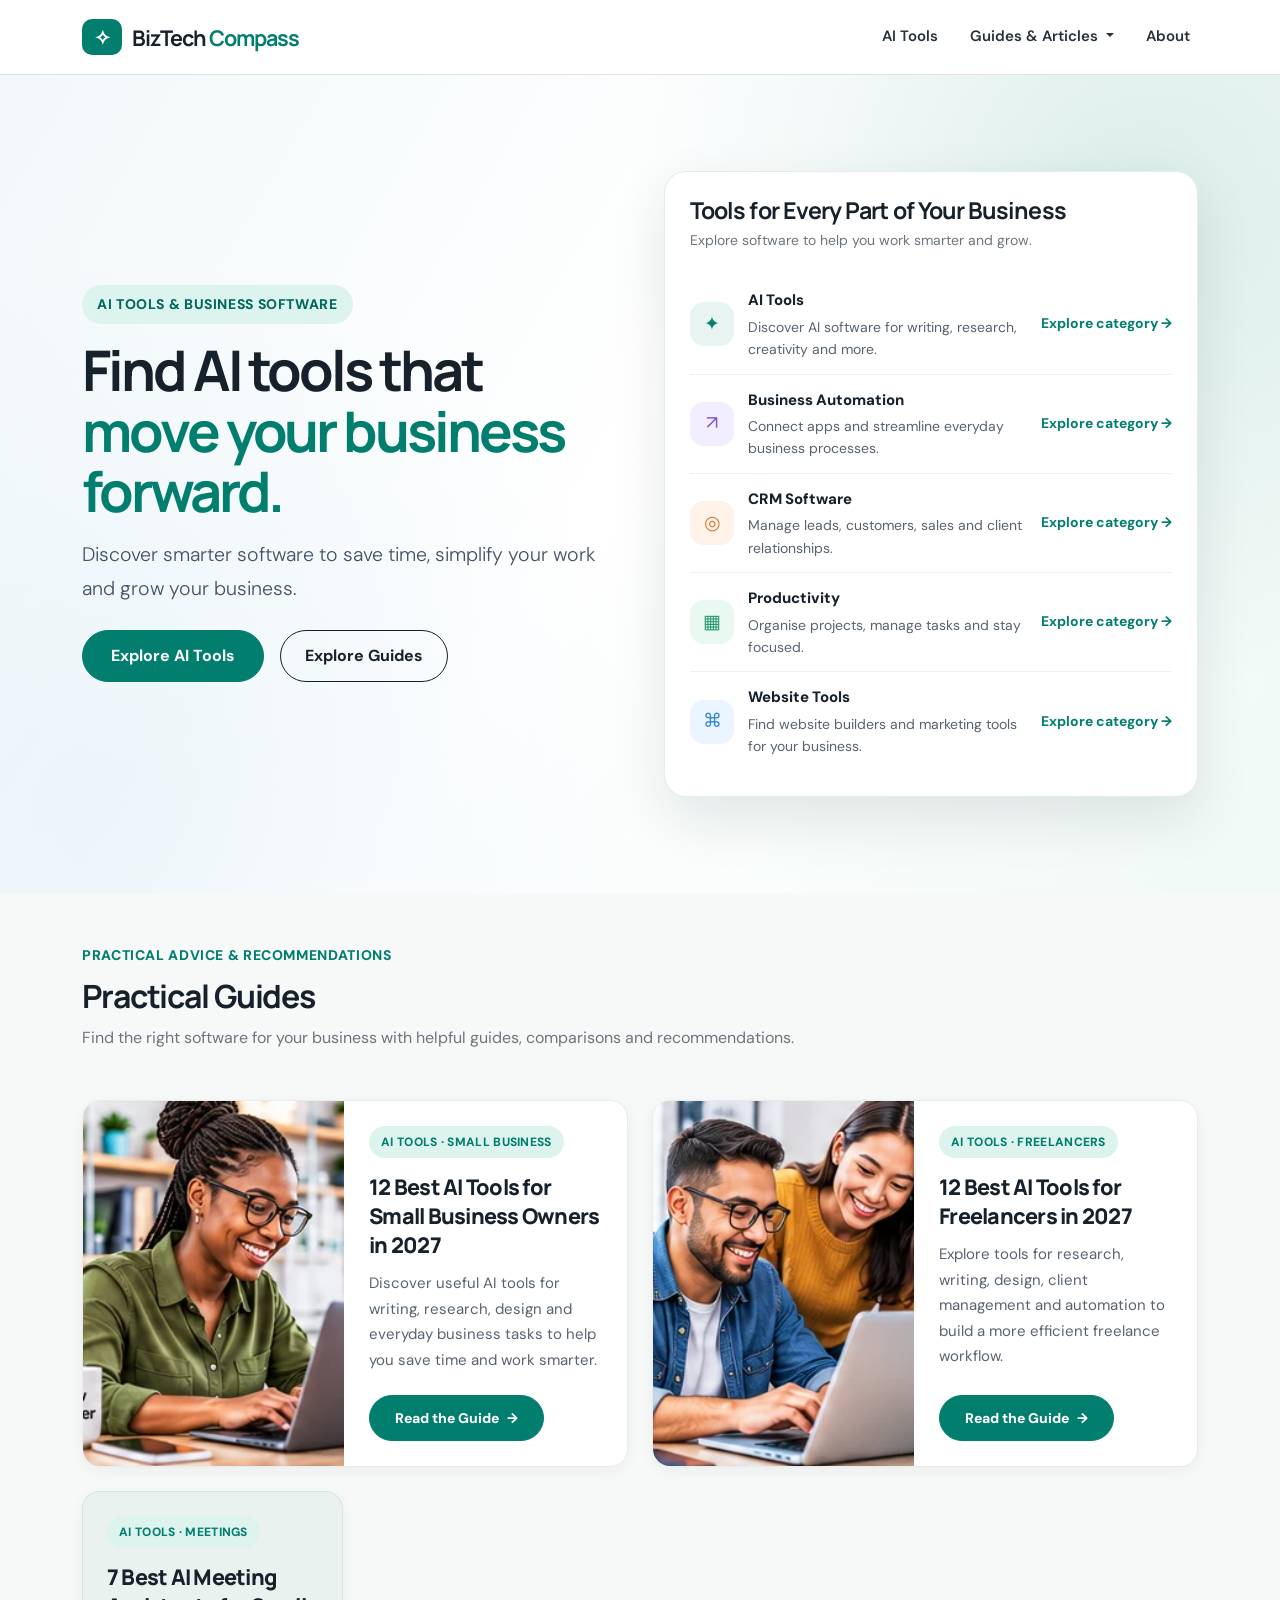
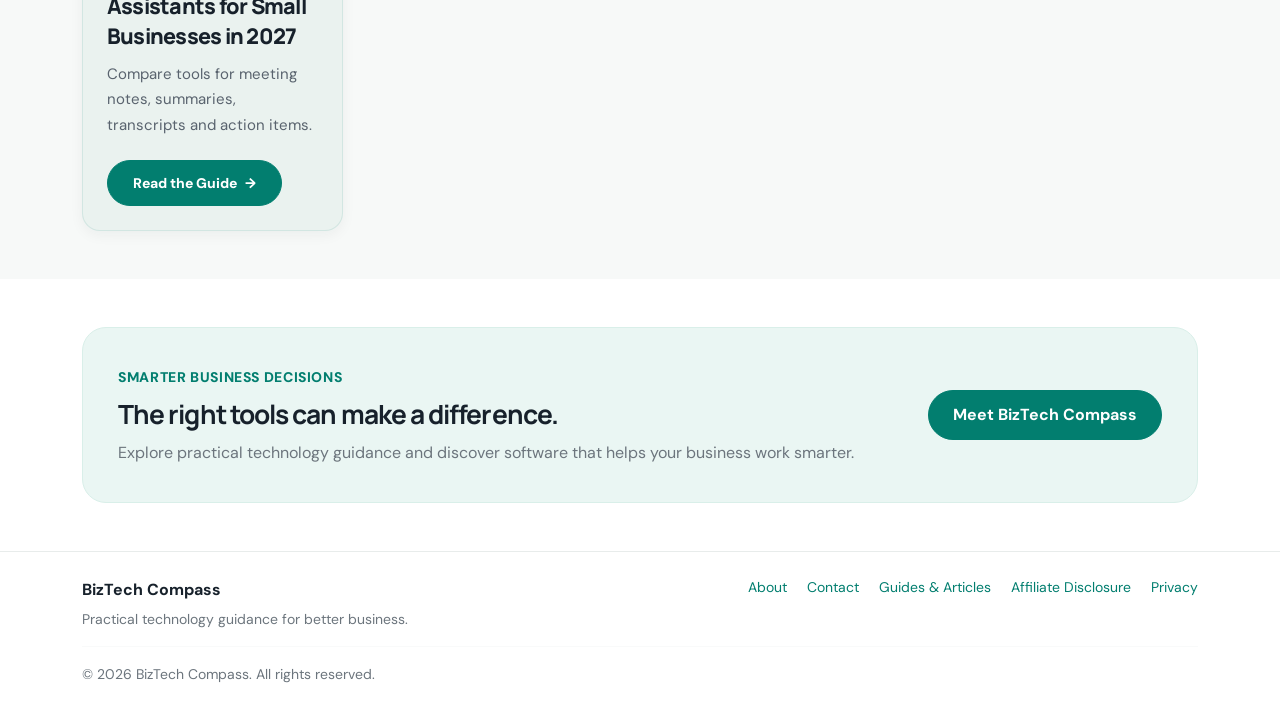
<file: index.html>
<!doctype html>
<html lang="en">
<head>
  <meta charset="utf-8">
  <meta name="viewport" content="width=device-width, initial-scale=1">
  <title>BizTech Compass | AI Tools &amp; Business Software Guides</title>
  <meta name="description" content="Discover the best AI tools, business software and technology solutions for freelancers, consultants and small businesses. Explore practical guides and comparisons.">
  <meta name="robots" content="index,follow">
  <link rel="canonical" href="https://the-ai-business-guide.pages.dev/">
  <meta property="og:type" content="website">
  <meta property="og:title" content="BizTech Compass | AI Tools & Business Software Guides">
  <meta property="og:description" content="Practical guides to AI tools and business software for freelancers, consultants and small businesses.">
  <meta property="og:url" content="https://the-ai-business-guide.pages.dev/">
  <link rel="icon" href="data:,">
  <link href="https://cdn.jsdelivr.net/npm/bootstrap@5.3.3/dist/css/bootstrap.min.css" rel="stylesheet">
  <link rel="stylesheet" href="assets/style.css">
</head>
<body>

<!-- NAVIGATION -->
<nav class="navbar navbar-expand-lg navbar-light bg-white border-bottom">
  <div class="container">
    <a class="navbar-brand fw-bold" href="index.html">
      <span class="brand-mark" aria-hidden="true">✧</span>
      <span>BizTech <span class="brand-accent">Compass</span></span>
    </a>
    <button class="navbar-toggler" type="button" data-bs-toggle="collapse" data-bs-target="#nav" aria-controls="nav" aria-expanded="false" aria-label="Toggle navigation">
      <span class="navbar-toggler-icon"></span>
    </button>
    <div class="collapse navbar-collapse" id="nav">
      <ul class="navbar-nav ms-auto align-items-lg-center gap-lg-3">

  <li class="nav-item">
    <a class="nav-link" href="ai-tools.html">AI Tools</a>
  </li>

  <li class="nav-item dropdown">
    <a class="nav-link dropdown-toggle"
       href="#"
       id="guidesDropdown"
       role="button"
       data-bs-toggle="dropdown"
       aria-expanded="false">
      Guides &amp; Articles
    </a>

    <ul class="dropdown-menu" aria-labelledby="guidesDropdown">
      <li>
        <a class="dropdown-item" href="best-ai-tools-small-business.html">
          Best AI Tools for Small Businesses
        </a>
      </li>

      <li>
        <a class="dropdown-item" href="best-ai-tools-for-freelancers.html">
          Best AI Tools for Freelancers
        </a>
      </li>
      <li>
  <a class="dropdown-item" href="best-ai-meeting-assistants-small-business.html">
    Best AI Meeting Assistants for Small Businesses
  </a>
</li>

      <li><hr class="dropdown-divider"></li>

      <li>
        <a class="dropdown-item" href="#latest">
          View All Guides &amp; Articles
        </a>
      </li>
    </ul>
  </li>

  <li class="nav-item">
    <a class="nav-link" href="about.html">About</a>
  </li>

</ul>
    </div>
  </div>
</nav>

<!-- HERO SECTION -->
<header class="hero">
  <div class="container py-5">
    <div class="row align-items-center g-4 g-lg-5 py-lg-5">

      <!-- HERO TEXT -->
<div class="col-lg-6">

  <span class="eyebrow">AI TOOLS &amp; BUSINESS SOFTWARE</span>

  <h1 class="display-4 fw-bold mt-3">
    Find AI tools that <span>move your business forward.</span>
</h1>

  <p class="lead text-secondary mt-3">
    Discover smarter software to save time, simplify your work and grow your business.
  </p>

  <div class="d-flex flex-wrap gap-2 gap-sm-3 mt-4">
    <a class="btn btn-primary btn-lg" href="ai-tools.html">
      Explore AI Tools
    </a>

    <a class="btn btn-outline-dark btn-lg" href="#latest">
      Explore Guides
    </a>
  </div>

</div>

     <!-- TOOLS CATEGORY LIST -->
      <div class="col-lg-6">
        <div class="hero-card">

          <div class="mb-4">
            <h2 class="h4 fw-bold mb-1">Tools for Every Part of Your Business</h2>
            <p class="text-secondary small mb-0">
              Explore software to help you work smarter and grow.
            </p>
          </div>

          <div class="tool-row">
            <span class="tool-icon">✦</span>
            <div>
              <strong>AI Tools</strong>
              <small>Discover AI software for writing, research, creativity and more.</small>
            </div>
            <a class="ms-auto arrow" href="ai-tools.html" aria-label="Explore AI Tools">Explore category →</a>
          </div>

          <div class="tool-row">
            <span class="tool-icon purple">↗</span>
            <div>
              <strong>Business Automation</strong>
              <small>Connect apps and streamline everyday business processes.</small>
            </div>
            <a class="ms-auto arrow" href="automation.html" aria-label="Explore Business Automation">Explore category →</a>
          </div>

          <div class="tool-row">
            <span class="tool-icon orange">◎</span>
            <div>
              <strong>CRM Software</strong>
              <small>Manage leads, customers, sales and client relationships.</small>
            </div>
            <a class="ms-auto arrow" href="crm.html" aria-label="Explore CRM Software">Explore category →</a>
          </div>

          <div class="tool-row">
            <span class="tool-icon green">▦</span>
            <div>
              <strong>Productivity</strong>
              <small>Organise projects, manage tasks and stay focused.</small>
            </div>
            <a class="ms-auto arrow" href="productivity.html" aria-label="Explore Productivity Tools">Explore category →</a>
          </div>

          <div class="tool-row mb-0">
            <span class="tool-icon blue">⌘</span>
            <div>
              <strong>Website Tools</strong>
              <small>Find website builders and marketing tools for your business.</small>
            </div>
            <a class="ms-auto arrow" href="website-tools.html" aria-label="Explore Website Tools">Explore category →</a>
          </div>

        </div>
      </div>

    </div>
  </div>
</header>
<!-- PRACTICAL GUIDES SECTION -->
<section class="latest-section py-5" id="latest">
  <div class="container">

    <!-- SECTION INTRO -->
    <div class="mb-4 mb-lg-5">
      <span class="eyebrow">PRACTICAL ADVICE &amp; RECOMMENDATIONS</span>
      <h2 class="fw-bold mt-2">Practical Guides</h2>
      <p class="text-secondary mb-0">
        Find the right software for your business with helpful guides,
        comparisons and recommendations.
      </p>
    </div>

    <!-- GUIDE CARDS -->
    <div class="row g-4">

      <!-- SMALL BUSINESS GUIDE -->
      <div class="col-12 col-lg-6">
        <article class="home-article-card h-100">

          <div class="home-article-image">
            <img
              src="assets/images/guide-small-business.webp"
              alt="Small business owner working at a laptop in a modern workspace"
              loading="lazy">
          </div>

          <div class="home-article-content">
            <span class="home-article-label">AI TOOLS · SMALL BUSINESS</span>

            <h3>12 Best AI Tools for Small Business Owners in 2027</h3>

            <p>
              Discover useful AI tools for writing, research, design and everyday
              business tasks to help you save time and work smarter.
            </p>

            <a href="best-ai-tools-small-business.html"
               class="btn btn-primary home-article-cta">
              Read the Guide <span aria-hidden="true">→</span>
            </a>
          </div>

        </article>
      </div>

      <!-- FREELANCER GUIDE -->
      <div class="col-12 col-lg-6">
        <article class="home-article-card h-100">

          <div class="home-article-image">
            <img
              src="assets/images/guide-freelancer.webp"
              alt="Freelancer working on a laptop at a creative home office desk"
              loading="lazy">
          </div>

          <div class="home-article-content">
            <span class="home-article-label">AI TOOLS · FREELANCERS</span>

            <h3>12 Best AI Tools for Freelancers in 2027</h3>

            <p>
              Explore tools for research, writing, design, client management
              and automation to build a more efficient freelance workflow.
            </p>

            <a href="best-ai-tools-for-freelancers.html"
               class="btn btn-primary home-article-cta">
              Read the Guide <span aria-hidden="true">→</span>
            </a>
          </div>

        </article>
      </div>

      <!-- AI MEETING ASSISTANTS GUIDE -->
      <div class="col-12 col-md-6 col-lg-3">
        <article class="home-article-card home-article-card-text h-100">

          

          <div class="home-article-content">
            <span class="home-article-label">AI TOOLS · MEETINGS</span>

            <h3>7 Best AI Meeting Assistants for Small Businesses in 2027</h3>

            <p>
              Compare tools for meeting notes, summaries, transcripts and action items.
            </p>

            <a href="best-ai-meeting-assistants-small-business.html"
               class="btn btn-primary home-article-cta">
              Read the Guide <span aria-hidden="true">→</span>
            </a>
          </div>

        </article>
      </div>

    </div>
  </div>
</section>

<!-- ABOUT / NEWSLETTER SECTION -->
<section class="container py-5">
  <div class="newsletter-box">
    <div>
      <span class="eyebrow">SMARTER BUSINESS DECISIONS</span>
      <h2 class="fw-bold mt-2">The right tools can make a difference.</h2>
      <p class="mb-0 text-secondary">Explore practical technology guidance and discover software that helps your business work smarter.</p>
    </div>
    <a class="btn btn-primary" href="about.html">Meet BizTech Compass</a>
  </div>
</section>

<!-- FOOTER -->
<footer class="footer">
  <div class="container py-4">
    <div class="d-flex flex-column flex-md-row justify-content-between gap-3">
      <div><strong>BizTech Compass</strong><p class="small text-secondary mb-0 mt-1">Practical technology guidance for better business.</p></div>
      <div class="footer-links">
        <a href="about.html">About</a>
        <a href="contact.html">Contact</a>
        <a href="#latest">Guides &amp; Articles</a>
        <a href="affiliate-disclosure.html">Affiliate Disclosure</a>
        <a href="privacy.html">Privacy</a>
      </div>
    </div>
    <hr>
    <p class="small text-secondary mb-0">© <span id="year"></span> BizTech Compass. All rights reserved.</p>
  </div>
</footer>

<script src="https://cdn.jsdelivr.net/npm/bootstrap@5.3.3/dist/js/bootstrap.bundle.min.js"></script>
<script src="assets/script.js"></script>
</body>
</html>
</file>
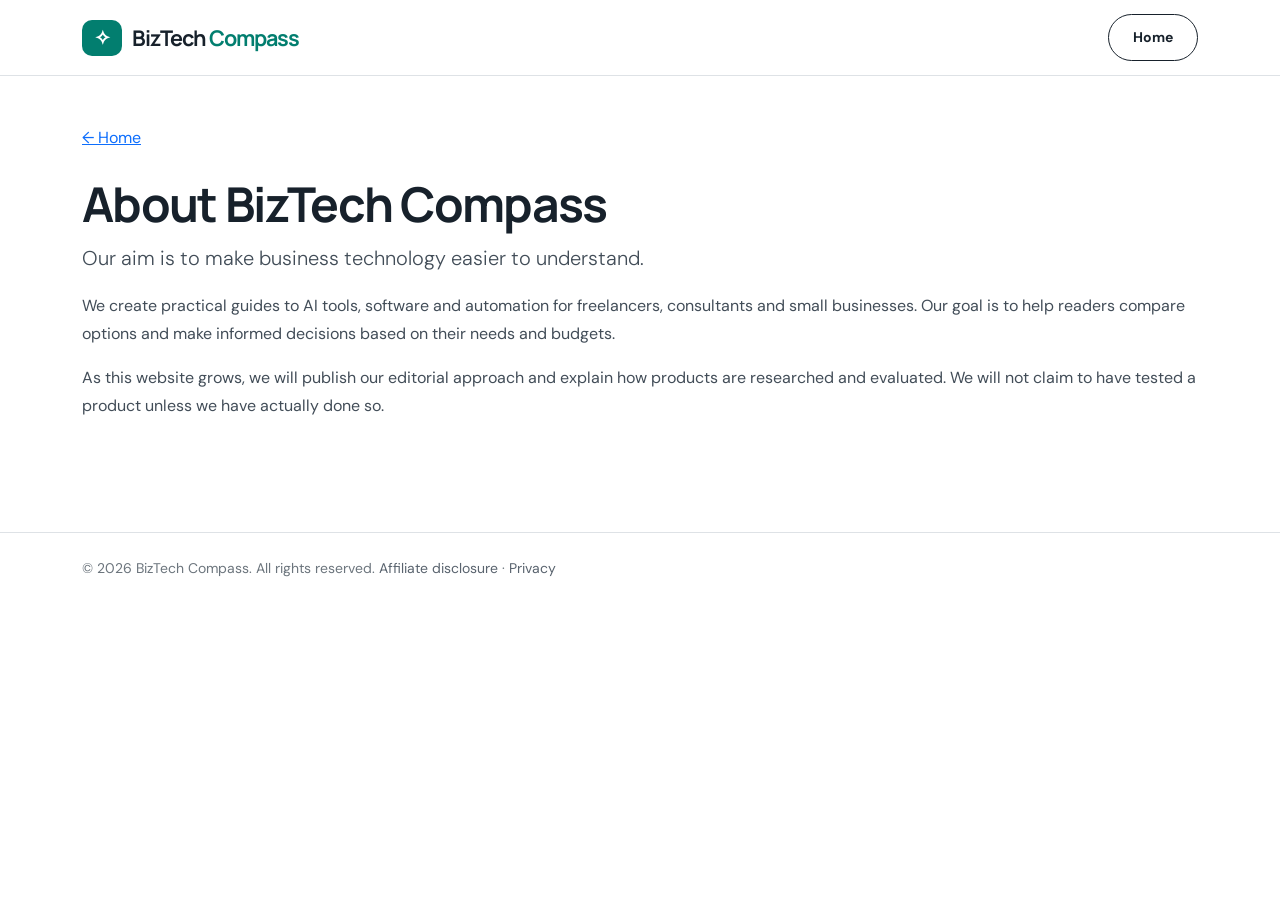
<file: about.html>
<!doctype html><html lang="en"><head><meta charset="utf-8"><meta name="viewport" content="width=device-width, initial-scale=1"><title>About | BizTech Compass</title><meta name="description" content="Learn how BizTech Compass helps small businesses and independent professionals choose business technology."><link href="https://cdn.jsdelivr.net/npm/bootstrap@5.3.3/dist/css/bootstrap.min.css" rel="stylesheet"><link rel="stylesheet" href="assets/style.css"></head><body><nav class="navbar bg-white border-bottom"><div class="container"><a class="navbar-brand fw-bold d-inline-flex align-items-center" href="index.html"><span class="brand-mark" aria-hidden="true">✧</span><span>BizTech <span class="brand-accent">Compass</span></span></a><a href="index.html" class="btn btn-outline-dark btn-sm">Home</a></div></nav><main class="container py-5"><a href="index.html">← Home</a><h1 class="display-5 fw-bold mt-4">About BizTech Compass</h1><p class="lead">Our aim is to make business technology easier to understand.</p><p>We create practical guides to AI tools, software and automation for freelancers, consultants and small businesses. Our goal is to help readers compare options and make informed decisions based on their needs and budgets.</p><p>As this website grows, we will publish our editorial approach and explain how products are researched and evaluated. We will not claim to have tested a product unless we have actually done so.</p></main><footer class="footer border-top mt-5"><div class="container py-4 small text-secondary">© <span id="year"></span> BizTech Compass. All rights reserved. <a href="affiliate-disclosure.html">Affiliate disclosure</a> · <a href="privacy.html">Privacy</a></div></footer><script src="assets/script.js"></script></body></html>
</file>
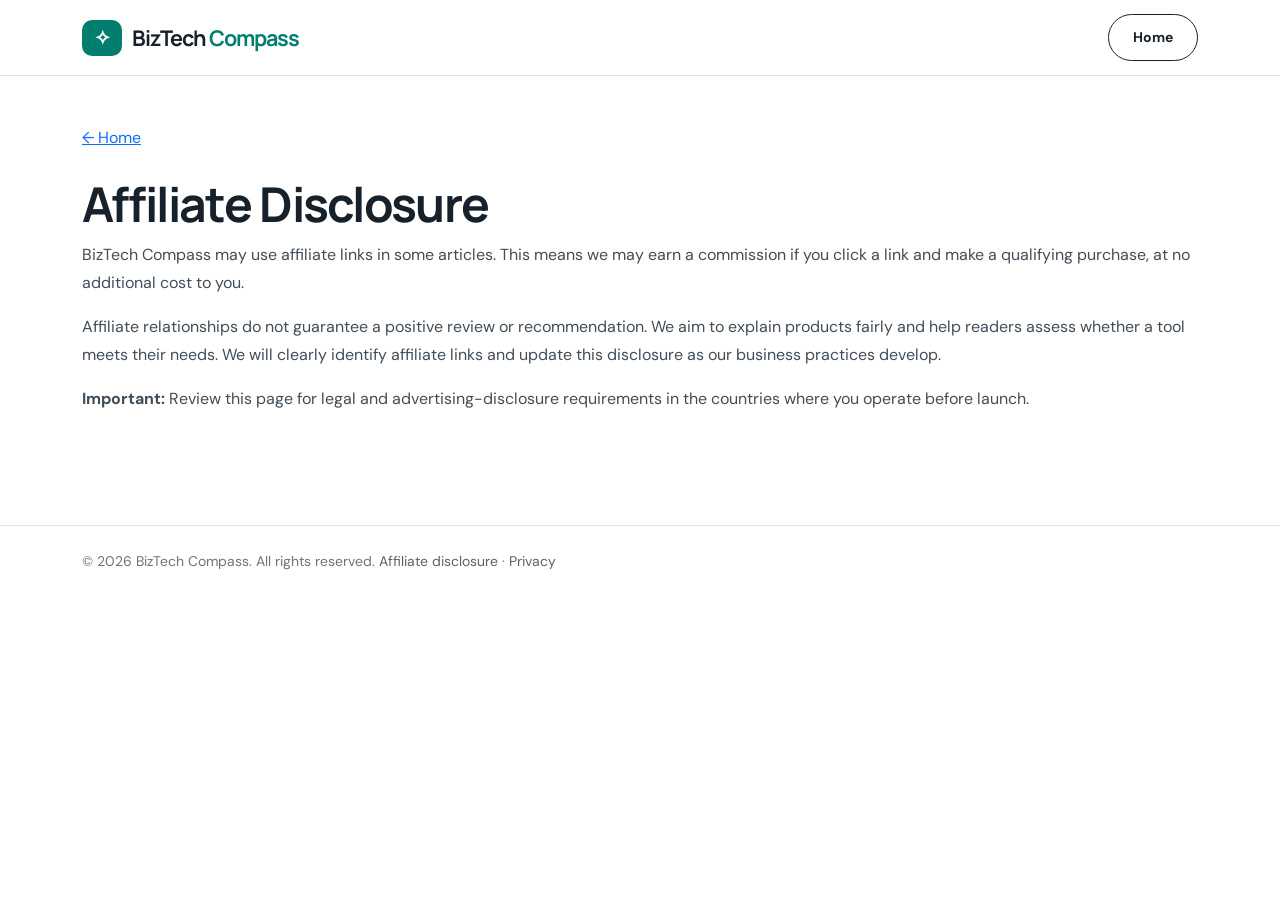
<file: affiliate-disclosure.html>
<!doctype html><html lang="en"><head><meta charset="utf-8"><meta name="viewport" content="width=device-width, initial-scale=1"><title>Affiliate Disclosure | BizTech Compass</title><meta name="description" content="Learn how affiliate links may support BizTech Compass."><link href="https://cdn.jsdelivr.net/npm/bootstrap@5.3.3/dist/css/bootstrap.min.css" rel="stylesheet"><link rel="stylesheet" href="assets/style.css"></head><body><nav class="navbar bg-white border-bottom"><div class="container"><a class="navbar-brand fw-bold d-inline-flex align-items-center" href="index.html"><span class="brand-mark" aria-hidden="true">✧</span><span>BizTech <span class="brand-accent">Compass</span></span></a><a href="index.html" class="btn btn-outline-dark btn-sm">Home</a></div></nav><main class="container py-5"><a href="index.html">← Home</a><h1 class="display-5 fw-bold mt-4">Affiliate Disclosure</h1><p>BizTech Compass may use affiliate links in some articles. This means we may earn a commission if you click a link and make a qualifying purchase, at no additional cost to you.</p><p>Affiliate relationships do not guarantee a positive review or recommendation. We aim to explain products fairly and help readers assess whether a tool meets their needs. We will clearly identify affiliate links and update this disclosure as our business practices develop.</p><p><strong>Important:</strong> Review this page for legal and advertising-disclosure requirements in the countries where you operate before launch.</p></main><footer class="footer border-top mt-5"><div class="container py-4 small text-secondary">© <span id="year"></span> BizTech Compass. All rights reserved. <a href="affiliate-disclosure.html">Affiliate disclosure</a> · <a href="privacy.html">Privacy</a></div></footer><script src="assets/script.js"></script></body></html>
</file>
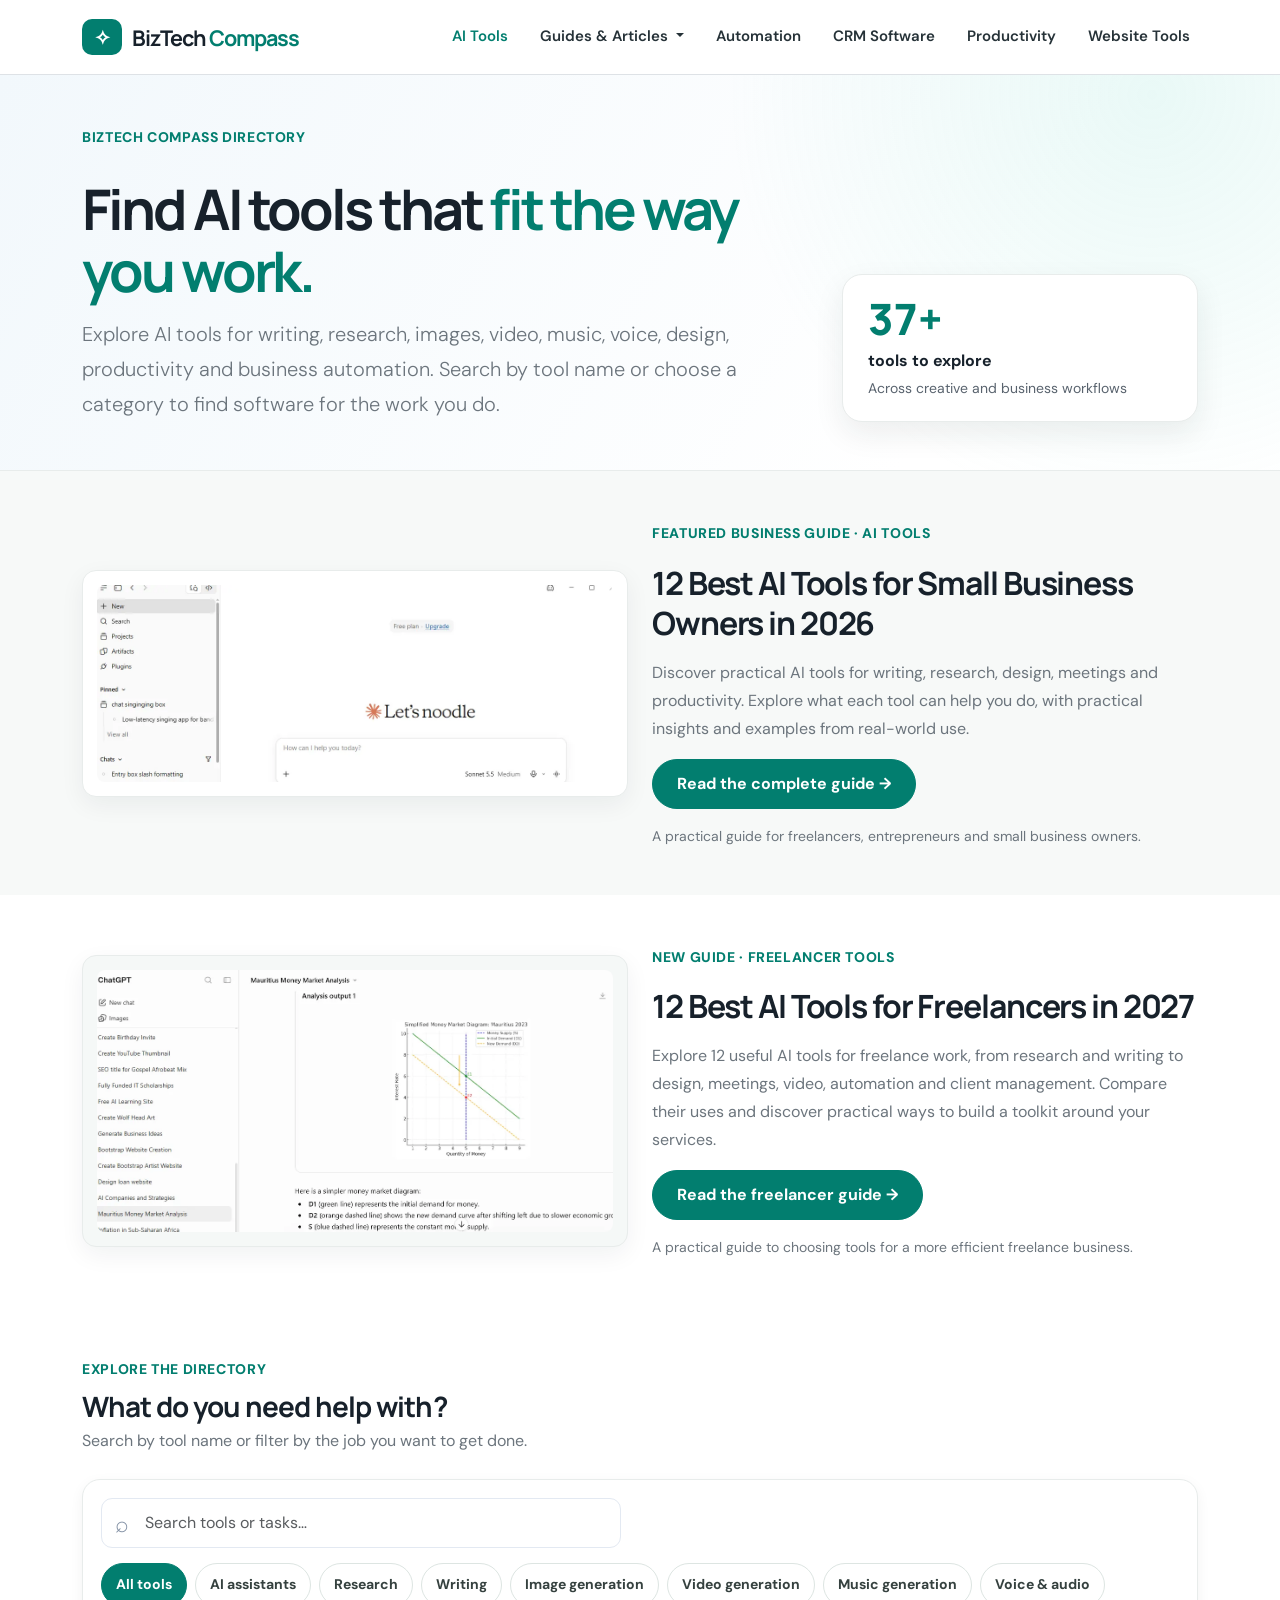
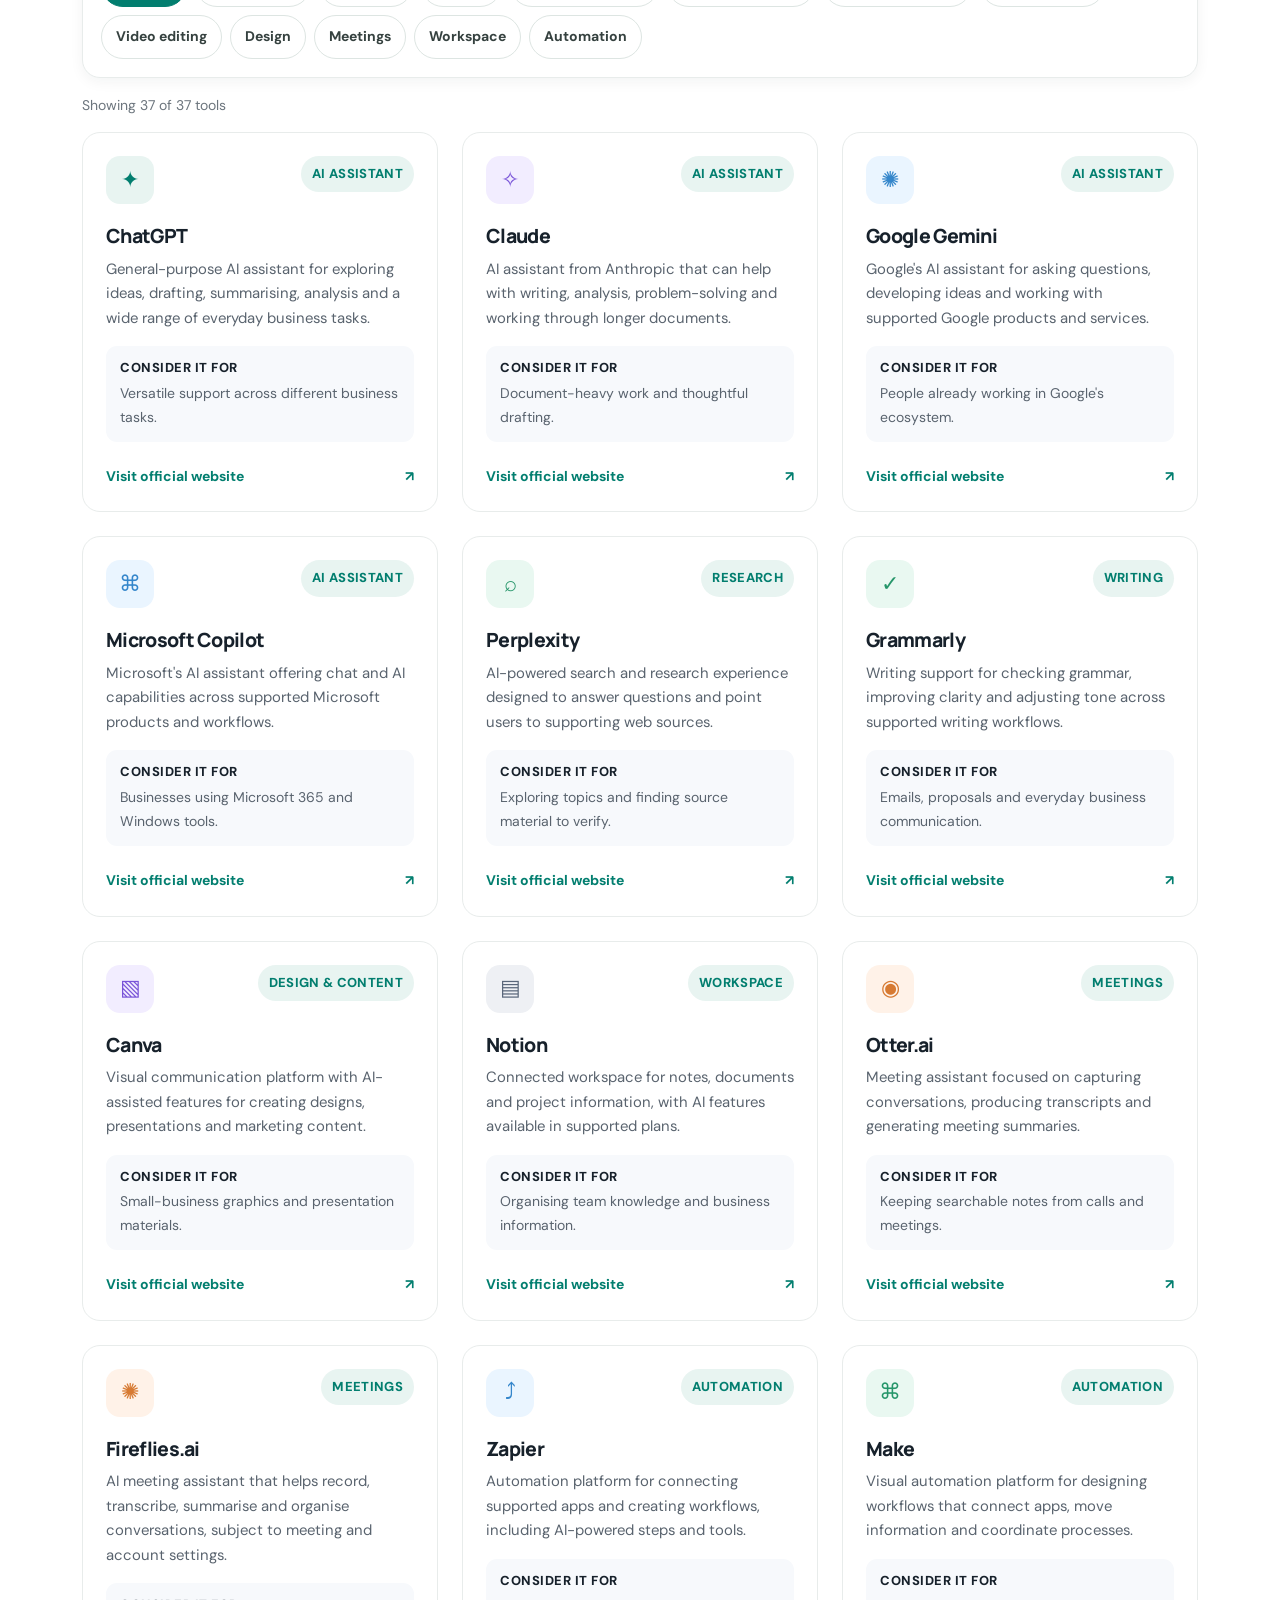
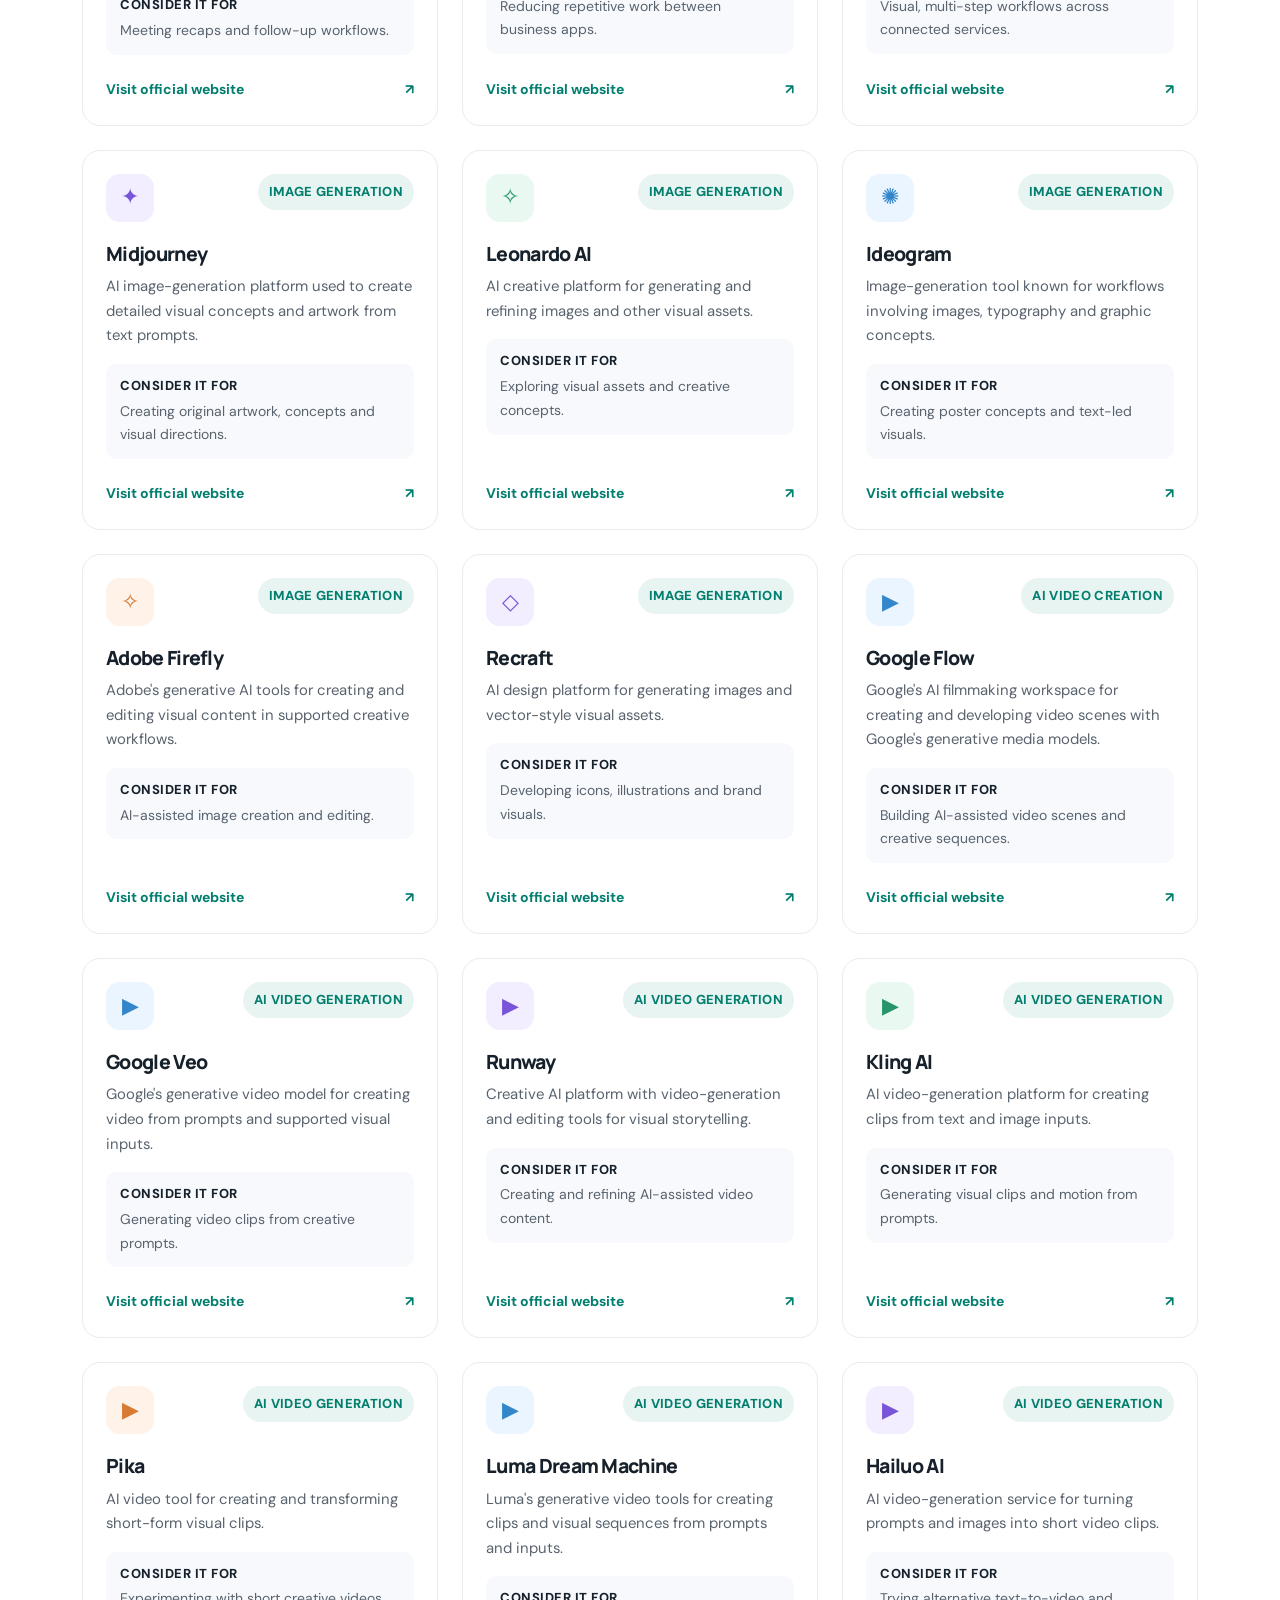
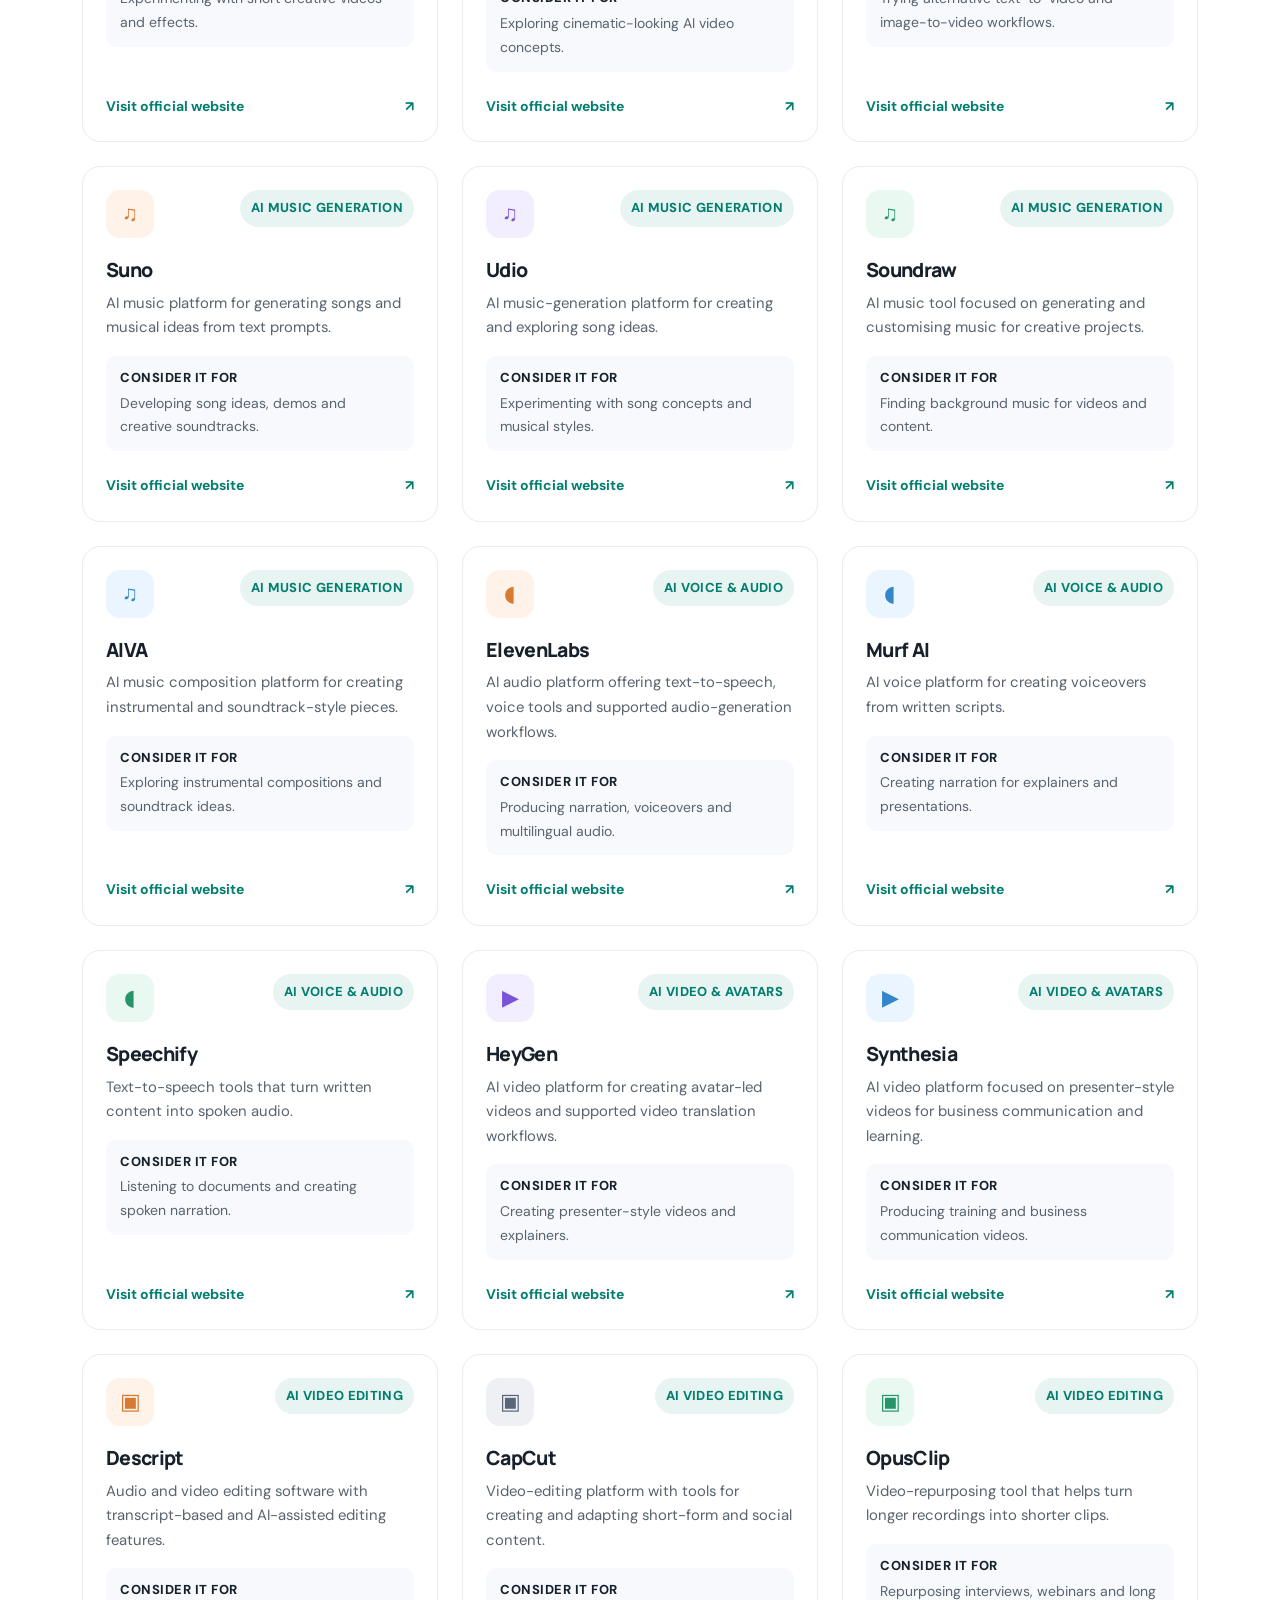
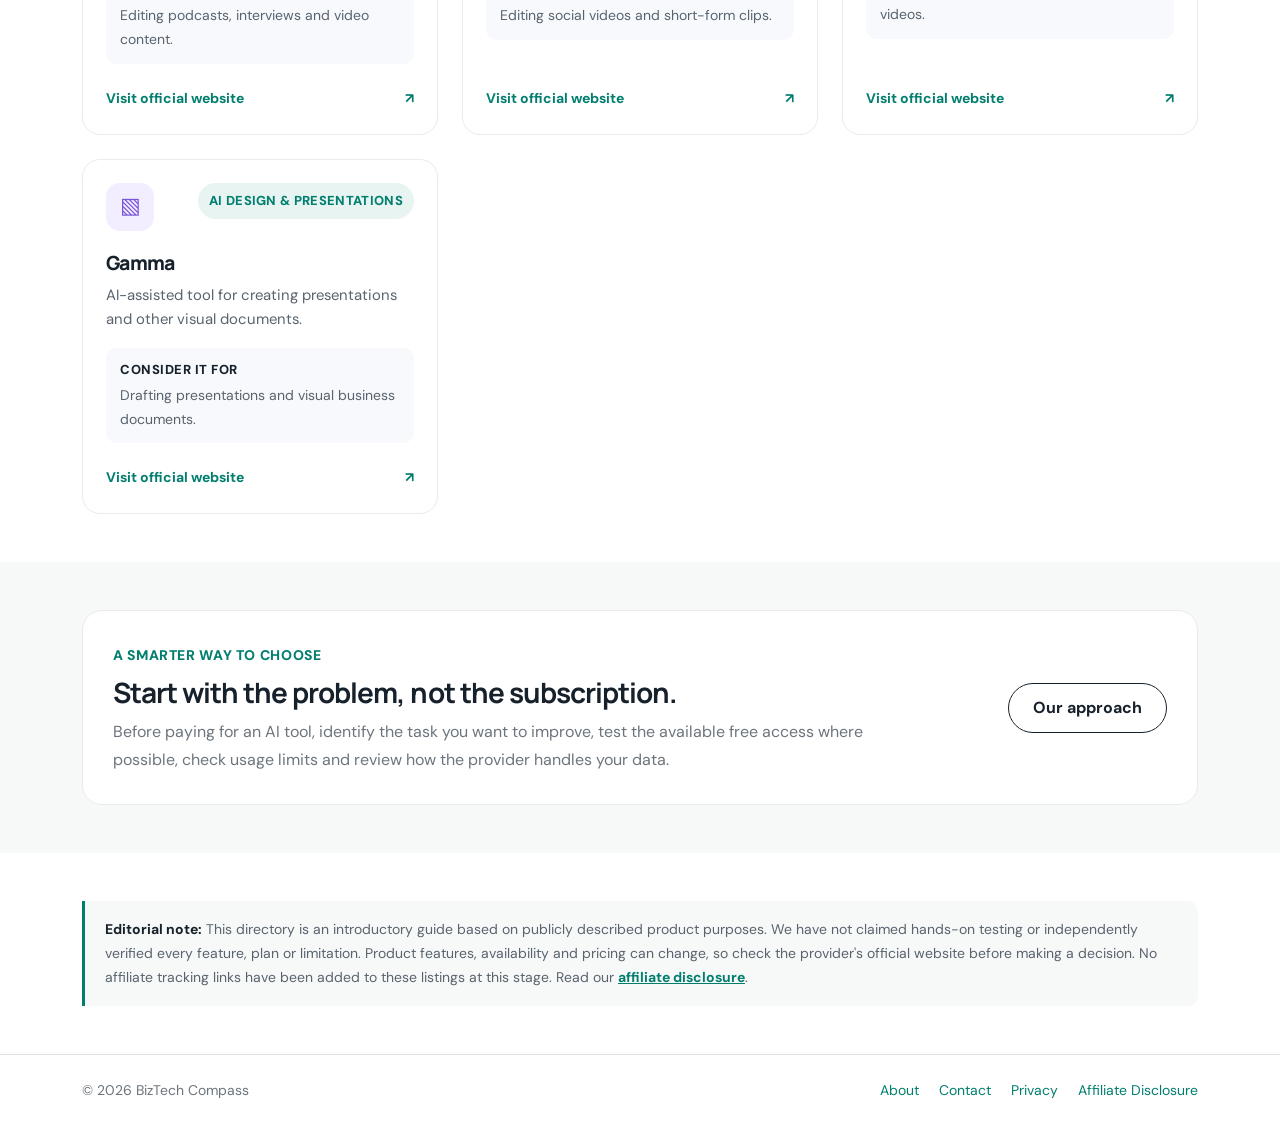
<file: ai-tools.html>
<!doctype html>
<html lang="en">
<head>
  <meta charset="utf-8">
  <meta name="viewport" content="width=device-width, initial-scale=1">
  <title>AI Tools Directory for Small Businesses & Freelancers | BizTech Compass</title>
  <meta name="description" content="Explore AI tools for writing, research, image and video generation, music, voice, design, productivity and business automation. Compare tools and visit official websites.">
  <meta name="robots" content="index,follow">
  <link rel="canonical" href="https://the-ai-business-guide.pages.dev/ai-tools.html">
  <meta property="og:type" content="website">
  <meta property="og:title" content="AI Tools Directory | BizTech Compass">
  <meta property="og:description" content="A practical directory of AI tools for freelancers, consultants, entrepreneurs and small businesses.">
  <meta property="og:url" content="https://the-ai-business-guide.pages.dev/ai-tools.html">
  <link href="https://cdn.jsdelivr.net/npm/bootstrap@5.3.3/dist/css/bootstrap.min.css" rel="stylesheet">
  <link rel="stylesheet" href="assets/style.css">
</head>
<body>
<nav class="navbar navbar-expand-lg navbar-light bg-white sticky-top border-bottom">
  <div class="container">
    <a class="navbar-brand fw-bold" href="index.html"><span class="brand-mark" aria-hidden="true">✧</span><span>BizTech <span class="brand-accent">Compass</span></span></a>
    <button class="navbar-toggler" type="button" data-bs-toggle="collapse" data-bs-target="#nav" aria-controls="nav" aria-expanded="false" aria-label="Toggle navigation"><span class="navbar-toggler-icon"></span></button>
    <div class="collapse navbar-collapse" id="nav"><ul class="navbar-nav ms-auto align-items-lg-center gap-lg-3">
      <li class="nav-item"><a class="nav-link active" aria-current="page" href="ai-tools.html">AI Tools</a></li>
      <li class="nav-item dropdown">
  <a class="nav-link dropdown-toggle" href="#" id="guidesDropdown" role="button"
     data-bs-toggle="dropdown" aria-expanded="false">
    Guides &amp; Articles
  </a>

  <ul class="dropdown-menu" aria-labelledby="guidesDropdown">
    <li>
      <a class="dropdown-item" href="best-ai-tools-small-business.html">
        Best AI Tools for Small Businesses
      </a>
    </li>
    <li>
      <a class="dropdown-item" href="best-ai-tools-for-freelancers.html">
        Best AI Tools for Freelancers
      </a>
    </li>
    <li><hr class="dropdown-divider"></li>
    <li>
      <a class="dropdown-item" href="index.html#latest">
        View All Guides &amp; Articles
      </a>
    </li>
  </ul>
</li>
      <li class="nav-item"><a class="nav-link" href="automation.html">Automation</a></li>
      <li class="nav-item"><a class="nav-link" href="crm.html">CRM Software</a></li>
      <li class="nav-item"><a class="nav-link" href="productivity.html">Productivity</a></li>
      <li class="nav-item"><a class="nav-link" href="website-tools.html">Website Tools</a></li>
    </ul></div>
  </div>
</nav>
<header class="directory-hero">
  <div class="container py-5 py-lg-6">
    <span class="eyebrow">BIZTECH COMPASS DIRECTORY</span>
    <div class="row align-items-end g-4 mt-1">
      <div class="col-lg-8">
        <h1 class="display-4 fw-bold">Find AI tools that <span>fit the way you work.</span></h1>
        <p class="lead text-secondary mt-3 mb-0">Explore AI tools for writing, research, images, video, music, voice, design, productivity and business automation. Search by tool name or choose a category to find software for the work you do.</p>
      </div>
      <div class="col-lg-4"><div class="directory-stat"><strong>37+</strong><span>tools to explore</span><small>Across creative and business workflows</small></div></div>
    </div>
  </div>
</header>
<main>

<!-- FEATURED ARTICLE -->
<section class="py-5" style="background:#F7F9F8;">
  <div class="container">
    <div class="row align-items-center g-4">

      <div class="col-lg-6">
        <div style="background:#FFFFFF; border:1px solid #E8ECEB; border-radius:14px; padding:14px; box-shadow:0 8px 24px rgba(23,33,43,0.06);">
          <img
            src="assets/images/claude-interface.webp"
            alt="Claude AI assistant interface featured in the guide to AI tools for small businesses"
            loading="lazy"
            width="1400"
            height="466"
            class="img-fluid w-100"
            style="display:block; height:auto; border-radius:8px;">
        </div>
      </div>

      <div class="col-lg-6">
        <span class="eyebrow">FEATURED BUSINESS GUIDE · AI TOOLS</span>

        <h2 class="fw-bold mt-3">
          12 Best AI Tools for Small Business Owners in 2026
        </h2>

        <p class="text-secondary mt-3">
          Discover practical AI tools for writing, research, design, meetings and productivity. Explore what each tool can help you do, with practical insights and examples from real-world use.
        </p>

        <a href="best-ai-tools-small-business.html" class="btn btn-primary">
          Read the complete guide →
        </a>

        <p class="small text-secondary mt-3 mb-0">
          A practical guide for freelancers, entrepreneurs and small business owners.
        </p>
      </div>

    </div>
  </div>
</section>
<!-- END FEATURED ARTICLE -->
  <!-- SECOND FEATURED ARTICLE -->
<section class="py-5" id="featured-guides" style="background:#FFFFFF;">
  <div class="container">

    <div class="row align-items-center g-4">

      <div class="col-lg-6">
        <div style="background:#F5F8F7; border:1px solid #E8ECEB; border-radius:14px; padding:14px; box-shadow:0 8px 24px rgba(23,33,43,0.06);">

          <img
            src="assets/images/chatgpt-research-example.webp"
            alt="ChatGPT interface used for AI-assisted research"
            loading="lazy"
            width="1400"
            height="466"
            class="img-fluid w-100"
            style="display:block; height:auto; border-radius:8px;">

        </div>
      </div>

      <div class="col-lg-6">

        <span class="eyebrow">NEW GUIDE · FREELANCER TOOLS</span>

        <h2 class="fw-bold mt-3">
          12 Best AI Tools for Freelancers in 2027
        </h2>

        <p class="text-secondary mt-3">
          Explore 12 useful AI tools for freelance work, from research and writing to design, meetings, video, automation and client management. Compare their uses and discover practical ways to build a toolkit around your services.
        </p>

        <a href="best-ai-tools-for-freelancers.html" class="btn btn-primary">
          Read the freelancer guide →
        </a>

        <p class="small text-secondary mt-3 mb-0">
          A practical guide to choosing tools for a more efficient freelance business.
        </p>

      </div>

    </div>

  </div>
</section>
<!-- END SECOND FEATURED ARTICLE -->
<section class="container py-5">
  <div class="directory-intro mb-4">
    <div><span class="eyebrow">EXPLORE THE DIRECTORY</span><h2 class="h3 fw-bold mt-2 mb-1">What do you need help with?</h2><p class="text-secondary mb-0">Search by tool name or filter by the job you want to get done.</p></div>
  </div>
  <div class="directory-controls">
    <label class="visually-hidden" for="toolSearch">Search AI tools</label>
    <div class="search-wrap"><span aria-hidden="true">⌕</span><input id="toolSearch" class="form-control" type="search" placeholder="Search tools or tasks…" autocomplete="off"></div>
    <div class="filter-buttons" role="group" aria-label="Filter tools by category">
      <button class="filter-btn active" type="button" data-filter="all" aria-pressed="true">All tools</button>
      <button class="filter-btn" type="button" data-filter="assistant" aria-pressed="false">AI assistants</button>
      <button class="filter-btn" type="button" data-filter="research" aria-pressed="false">Research</button>
      <button class="filter-btn" type="button" data-filter="writing" aria-pressed="false">Writing</button>
      <button class="filter-btn" type="button" data-filter="image" aria-pressed="false">Image generation</button>
      <button class="filter-btn" type="button" data-filter="video" aria-pressed="false">Video generation</button>
      <button class="filter-btn" type="button" data-filter="music" aria-pressed="false">Music generation</button>
      <button class="filter-btn" type="button" data-filter="audio" aria-pressed="false">Voice &amp; audio</button>
      <button class="filter-btn" type="button" data-filter="editing" aria-pressed="false">Video editing</button>
      <button class="filter-btn" type="button" data-filter="design" aria-pressed="false">Design</button>
      <button class="filter-btn" type="button" data-filter="meetings" aria-pressed="false">Meetings</button>
      <button class="filter-btn" type="button" data-filter="workspace" aria-pressed="false">Workspace</button>
      <button class="filter-btn" type="button" data-filter="automation" aria-pressed="false">Automation</button>
    </div>
  </div>
  <p id="resultsCount" class="small text-secondary mt-3 mb-3" aria-live="polite">Showing all tools</p>
  <div class="row g-4" id="toolGrid">
    <div class="col-md-6 col-xl-4 tool-item" data-category="assistant" data-search="chatgpt openai general assistant drafting brainstorming analysis coding files">
      <article class="directory-card h-100"><div class="d-flex justify-content-between align-items-start"><span class="tool-icon">✦</span><span class="tool-category">AI ASSISTANT</span></div><h3>ChatGPT</h3><p>General-purpose AI assistant for exploring ideas, drafting, summarising, analysis and a wide range of everyday business tasks.</p><div class="tool-fit"><strong>Consider it for</strong><span>Versatile support across different business tasks.</span></div><a class="directory-link" href="https://chatgpt.com/" target="_blank" rel="noopener noreferrer">Visit official website <span aria-hidden="true">↗</span></a></article>
    </div>
    <div class="col-md-6 col-xl-4 tool-item" data-category="assistant" data-search="claude anthropic assistant writing long documents analysis reasoning">
      <article class="directory-card h-100"><div class="d-flex justify-content-between align-items-start"><span class="tool-icon purple">✧</span><span class="tool-category">AI ASSISTANT</span></div><h3>Claude</h3><p>AI assistant from Anthropic that can help with writing, analysis, problem-solving and working through longer documents.</p><div class="tool-fit"><strong>Consider it for</strong><span>Document-heavy work and thoughtful drafting.</span></div><a class="directory-link" href="https://claude.ai/" target="_blank" rel="noopener noreferrer">Visit official website <span aria-hidden="true">↗</span></a></article>
    </div>
    <div class="col-md-6 col-xl-4 tool-item" data-category="assistant" data-search="google gemini assistant google workspace gmail docs sheets multimodal">
      <article class="directory-card h-100"><div class="d-flex justify-content-between align-items-start"><span class="tool-icon blue">✺</span><span class="tool-category">AI ASSISTANT</span></div><h3>Google Gemini</h3><p>Google's AI assistant for asking questions, developing ideas and working with supported Google products and services.</p><div class="tool-fit"><strong>Consider it for</strong><span>People already working in Google's ecosystem.</span></div><a class="directory-link" href="https://gemini.google.com/" target="_blank" rel="noopener noreferrer">Visit official website <span aria-hidden="true">↗</span></a></article>
    </div>
    <div class="col-md-6 col-xl-4 tool-item" data-category="assistant" data-search="microsoft copilot assistant microsoft 365 word excel outlook teams">
      <article class="directory-card h-100"><div class="d-flex justify-content-between align-items-start"><span class="tool-icon blue">⌘</span><span class="tool-category">AI ASSISTANT</span></div><h3>Microsoft Copilot</h3><p>Microsoft's AI assistant offering chat and AI capabilities across supported Microsoft products and workflows.</p><div class="tool-fit"><strong>Consider it for</strong><span>Businesses using Microsoft 365 and Windows tools.</span></div><a class="directory-link" href="https://copilot.microsoft.com/" target="_blank" rel="noopener noreferrer">Visit official website <span aria-hidden="true">↗</span></a></article>
    </div>
    <div class="col-md-6 col-xl-4 tool-item" data-category="research" data-search="perplexity research search web sources cited answers discover information">
      <article class="directory-card h-100"><div class="d-flex justify-content-between align-items-start"><span class="tool-icon green">⌕</span><span class="tool-category">RESEARCH</span></div><h3>Perplexity</h3><p>AI-powered search and research experience designed to answer questions and point users to supporting web sources.</p><div class="tool-fit"><strong>Consider it for</strong><span>Exploring topics and finding source material to verify.</span></div><a class="directory-link" href="https://www.perplexity.ai/" target="_blank" rel="noopener noreferrer">Visit official website <span aria-hidden="true">↗</span></a></article>
    </div>
    <div class="col-md-6 col-xl-4 tool-item" data-category="writing" data-search="grammarly writing grammar spelling tone clarity editing communication">
      <article class="directory-card h-100"><div class="d-flex justify-content-between align-items-start"><span class="tool-icon green">✓</span><span class="tool-category">WRITING</span></div><h3>Grammarly</h3><p>Writing support for checking grammar, improving clarity and adjusting tone across supported writing workflows.</p><div class="tool-fit"><strong>Consider it for</strong><span>Emails, proposals and everyday business communication.</span></div><a class="directory-link" href="https://www.grammarly.com/" target="_blank" rel="noopener noreferrer">Visit official website <span aria-hidden="true">↗</span></a></article>
    </div>
    <div class="col-md-6 col-xl-4 tool-item" data-category="design" data-search="canva design graphics presentations social media visual content magic studio">
      <article class="directory-card h-100"><div class="d-flex justify-content-between align-items-start"><span class="tool-icon purple">▧</span><span class="tool-category">DESIGN & CONTENT</span></div><h3>Canva</h3><p>Visual communication platform with AI-assisted features for creating designs, presentations and marketing content.</p><div class="tool-fit"><strong>Consider it for</strong><span>Small-business graphics and presentation materials.</span></div><a class="directory-link" href="https://www.canva.com/" target="_blank" rel="noopener noreferrer">Visit official website <span aria-hidden="true">↗</span></a></article>
    </div>
    <div class="col-md-6 col-xl-4 tool-item" data-category="workspace" data-search="notion ai workspace notes documents projects knowledge management team">
      <article class="directory-card h-100"><div class="d-flex justify-content-between align-items-start"><span class="tool-icon dark">▤</span><span class="tool-category">WORKSPACE</span></div><h3>Notion</h3><p>Connected workspace for notes, documents and project information, with AI features available in supported plans.</p><div class="tool-fit"><strong>Consider it for</strong><span>Organising team knowledge and business information.</span></div><a class="directory-link" href="https://www.notion.com/product/ai" target="_blank" rel="noopener noreferrer">Visit official website <span aria-hidden="true">↗</span></a></article>
    </div>
    <div class="col-md-6 col-xl-4 tool-item" data-category="meetings" data-search="otter ai meetings transcription notes summaries action items">
      <article class="directory-card h-100"><div class="d-flex justify-content-between align-items-start"><span class="tool-icon orange">◉</span><span class="tool-category">MEETINGS</span></div><h3>Otter.ai</h3><p>Meeting assistant focused on capturing conversations, producing transcripts and generating meeting summaries.</p><div class="tool-fit"><strong>Consider it for</strong><span>Keeping searchable notes from calls and meetings.</span></div><a class="directory-link" href="https://otter.ai/" target="_blank" rel="noopener noreferrer">Visit official website <span aria-hidden="true">↗</span></a></article>
    </div>
    <div class="col-md-6 col-xl-4 tool-item" data-category="meetings" data-search="fireflies ai meeting assistant transcription summaries action items integrations">
      <article class="directory-card h-100"><div class="d-flex justify-content-between align-items-start"><span class="tool-icon orange">✺</span><span class="tool-category">MEETINGS</span></div><h3>Fireflies.ai</h3><p>AI meeting assistant that helps record, transcribe, summarise and organise conversations, subject to meeting and account settings.</p><div class="tool-fit"><strong>Consider it for</strong><span>Meeting recaps and follow-up workflows.</span></div><a class="directory-link" href="https://fireflies.ai/" target="_blank" rel="noopener noreferrer">Visit official website <span aria-hidden="true">↗</span></a></article>
    </div>
    <div class="col-md-6 col-xl-4 tool-item" data-category="automation" data-search="zapier automation connect apps workflows integrations AI agents">
      <article class="directory-card h-100"><div class="d-flex justify-content-between align-items-start"><span class="tool-icon blue">⤴</span><span class="tool-category">AUTOMATION</span></div><h3>Zapier</h3><p>Automation platform for connecting supported apps and creating workflows, including AI-powered steps and tools.</p><div class="tool-fit"><strong>Consider it for</strong><span>Reducing repetitive work between business apps.</span></div><a class="directory-link" href="https://zapier.com/" target="_blank" rel="noopener noreferrer">Visit official website <span aria-hidden="true">↗</span></a></article>
    </div>
    <div class="col-md-6 col-xl-4 tool-item" data-category="automation" data-search="make automation visual workflows integrations apps scenarios AI">
      <article class="directory-card h-100"><div class="d-flex justify-content-between align-items-start"><span class="tool-icon green">⌘</span><span class="tool-category">AUTOMATION</span></div><h3>Make</h3><p>Visual automation platform for designing workflows that connect apps, move information and coordinate processes.</p><div class="tool-fit"><strong>Consider it for</strong><span>Visual, multi-step workflows across connected services.</span></div><a class="directory-link" href="https://www.make.com/" target="_blank" rel="noopener noreferrer">Visit official website <span aria-hidden="true">↗</span></a></article>
    </div>
    <div class="col-md-6 col-xl-4 tool-item" data-category="image" data-search="midjourney ai image generator artwork illustration concept art">
      <article class="directory-card h-100"><div class="d-flex justify-content-between align-items-start"><span class="tool-icon purple">✦</span><span class="tool-category">IMAGE GENERATION</span></div><h3>Midjourney</h3><p>AI image-generation platform used to create detailed visual concepts and artwork from text prompts.</p><div class="tool-fit"><strong>Consider it for</strong><span>Creating original artwork, concepts and visual directions.</span></div><a class="directory-link" href="https://www.midjourney.com/" target="_blank" rel="noopener noreferrer">Visit official website <span aria-hidden="true">↗</span></a></article>
    </div>
    <div class="col-md-6 col-xl-4 tool-item" data-category="image" data-search="leonardo ai image generator assets game art design">
      <article class="directory-card h-100"><div class="d-flex justify-content-between align-items-start"><span class="tool-icon green">✧</span><span class="tool-category">IMAGE GENERATION</span></div><h3>Leonardo AI</h3><p>AI creative platform for generating and refining images and other visual assets.</p><div class="tool-fit"><strong>Consider it for</strong><span>Exploring visual assets and creative concepts.</span></div><a class="directory-link" href="https://leonardo.ai/" target="_blank" rel="noopener noreferrer">Visit official website <span aria-hidden="true">↗</span></a></article>
    </div>
    <div class="col-md-6 col-xl-4 tool-item" data-category="image" data-search="ideogram image generation text typography posters graphics">
      <article class="directory-card h-100"><div class="d-flex justify-content-between align-items-start"><span class="tool-icon blue">✺</span><span class="tool-category">IMAGE GENERATION</span></div><h3>Ideogram</h3><p>Image-generation tool known for workflows involving images, typography and graphic concepts.</p><div class="tool-fit"><strong>Consider it for</strong><span>Creating poster concepts and text-led visuals.</span></div><a class="directory-link" href="https://ideogram.ai/" target="_blank" rel="noopener noreferrer">Visit official website <span aria-hidden="true">↗</span></a></article>
    </div>
    <div class="col-md-6 col-xl-4 tool-item" data-category="image" data-search="adobe firefly image generator generative fill creative cloud">
      <article class="directory-card h-100"><div class="d-flex justify-content-between align-items-start"><span class="tool-icon orange">✧</span><span class="tool-category">IMAGE GENERATION</span></div><h3>Adobe Firefly</h3><p>Adobe's generative AI tools for creating and editing visual content in supported creative workflows.</p><div class="tool-fit"><strong>Consider it for</strong><span>AI-assisted image creation and editing.</span></div><a class="directory-link" href="https://firefly.adobe.com/" target="_blank" rel="noopener noreferrer">Visit official website <span aria-hidden="true">↗</span></a></article>
    </div>
    <div class="col-md-6 col-xl-4 tool-item" data-category="image" data-search="recraft ai vector image generator brand graphics icons">
      <article class="directory-card h-100"><div class="d-flex justify-content-between align-items-start"><span class="tool-icon purple">◇</span><span class="tool-category">IMAGE GENERATION</span></div><h3>Recraft</h3><p>AI design platform for generating images and vector-style visual assets.</p><div class="tool-fit"><strong>Consider it for</strong><span>Developing icons, illustrations and brand visuals.</span></div><a class="directory-link" href="https://www.recraft.ai/" target="_blank" rel="noopener noreferrer">Visit official website <span aria-hidden="true">↗</span></a></article>
    </div>
    <div class="col-md-6 col-xl-4 tool-item" data-category="video" data-search="google flow filmmaking video generation veo scenes cinematic">
      <article class="directory-card h-100"><div class="d-flex justify-content-between align-items-start"><span class="tool-icon blue">▶</span><span class="tool-category">AI VIDEO CREATION</span></div><h3>Google Flow</h3><p>Google's AI filmmaking workspace for creating and developing video scenes with Google's generative media models.</p><div class="tool-fit"><strong>Consider it for</strong><span>Building AI-assisted video scenes and creative sequences.</span></div><a class="directory-link" href="https://labs.google/fx/tools/flow" target="_blank" rel="noopener noreferrer">Visit official website <span aria-hidden="true">↗</span></a></article>
    </div>
    <div class="col-md-6 col-xl-4 tool-item" data-category="video" data-search="google veo video model text to video image to video audio">
      <article class="directory-card h-100"><div class="d-flex justify-content-between align-items-start"><span class="tool-icon blue">▶</span><span class="tool-category">AI VIDEO GENERATION</span></div><h3>Google Veo</h3><p>Google's generative video model for creating video from prompts and supported visual inputs.</p><div class="tool-fit"><strong>Consider it for</strong><span>Generating video clips from creative prompts.</span></div><a class="directory-link" href="https://deepmind.google/models/veo/" target="_blank" rel="noopener noreferrer">Visit official website <span aria-hidden="true">↗</span></a></article>
    </div>
    <div class="col-md-6 col-xl-4 tool-item" data-category="video" data-search="runway ai video generation text image video editing">
      <article class="directory-card h-100"><div class="d-flex justify-content-between align-items-start"><span class="tool-icon purple">▶</span><span class="tool-category">AI VIDEO GENERATION</span></div><h3>Runway</h3><p>Creative AI platform with video-generation and editing tools for visual storytelling.</p><div class="tool-fit"><strong>Consider it for</strong><span>Creating and refining AI-assisted video content.</span></div><a class="directory-link" href="https://runwayml.com/" target="_blank" rel="noopener noreferrer">Visit official website <span aria-hidden="true">↗</span></a></article>
    </div>
    <div class="col-md-6 col-xl-4 tool-item" data-category="video" data-search="kling ai video generator text to video image to video">
      <article class="directory-card h-100"><div class="d-flex justify-content-between align-items-start"><span class="tool-icon green">▶</span><span class="tool-category">AI VIDEO GENERATION</span></div><h3>Kling AI</h3><p>AI video-generation platform for creating clips from text and image inputs.</p><div class="tool-fit"><strong>Consider it for</strong><span>Generating visual clips and motion from prompts.</span></div><a class="directory-link" href="https://klingai.com/" target="_blank" rel="noopener noreferrer">Visit official website <span aria-hidden="true">↗</span></a></article>
    </div>
    <div class="col-md-6 col-xl-4 tool-item" data-category="video" data-search="pika ai video generator effects text image video">
      <article class="directory-card h-100"><div class="d-flex justify-content-between align-items-start"><span class="tool-icon orange">▶</span><span class="tool-category">AI VIDEO GENERATION</span></div><h3>Pika</h3><p>AI video tool for creating and transforming short-form visual clips.</p><div class="tool-fit"><strong>Consider it for</strong><span>Experimenting with short creative videos and effects.</span></div><a class="directory-link" href="https://pika.art/" target="_blank" rel="noopener noreferrer">Visit official website <span aria-hidden="true">↗</span></a></article>
    </div>
    <div class="col-md-6 col-xl-4 tool-item" data-category="video" data-search="luma dream machine video generation ray models">
      <article class="directory-card h-100"><div class="d-flex justify-content-between align-items-start"><span class="tool-icon blue">▶</span><span class="tool-category">AI VIDEO GENERATION</span></div><h3>Luma Dream Machine</h3><p>Luma's generative video tools for creating clips and visual sequences from prompts and inputs.</p><div class="tool-fit"><strong>Consider it for</strong><span>Exploring cinematic-looking AI video concepts.</span></div><a class="directory-link" href="https://lumalabs.ai/dream-machine" target="_blank" rel="noopener noreferrer">Visit official website <span aria-hidden="true">↗</span></a></article>
    </div>
    <div class="col-md-6 col-xl-4 tool-item" data-category="video" data-search="hailuo ai miniMax video generation text image video">
      <article class="directory-card h-100"><div class="d-flex justify-content-between align-items-start"><span class="tool-icon purple">▶</span><span class="tool-category">AI VIDEO GENERATION</span></div><h3>Hailuo AI</h3><p>AI video-generation service for turning prompts and images into short video clips.</p><div class="tool-fit"><strong>Consider it for</strong><span>Trying alternative text-to-video and image-to-video workflows.</span></div><a class="directory-link" href="https://hailuoai.video/" target="_blank" rel="noopener noreferrer">Visit official website <span aria-hidden="true">↗</span></a></article>
    </div>
    <div class="col-md-6 col-xl-4 tool-item" data-category="music" data-search="suno ai music generator songs vocals lyrics instrumentals">
      <article class="directory-card h-100"><div class="d-flex justify-content-between align-items-start"><span class="tool-icon orange">♫</span><span class="tool-category">AI MUSIC GENERATION</span></div><h3>Suno</h3><p>AI music platform for generating songs and musical ideas from text prompts.</p><div class="tool-fit"><strong>Consider it for</strong><span>Developing song ideas, demos and creative soundtracks.</span></div><a class="directory-link" href="https://suno.com/" target="_blank" rel="noopener noreferrer">Visit official website <span aria-hidden="true">↗</span></a></article>
    </div>
    <div class="col-md-6 col-xl-4 tool-item" data-category="music" data-search="udio ai music generator songs vocals styles">
      <article class="directory-card h-100"><div class="d-flex justify-content-between align-items-start"><span class="tool-icon purple">♫</span><span class="tool-category">AI MUSIC GENERATION</span></div><h3>Udio</h3><p>AI music-generation platform for creating and exploring song ideas.</p><div class="tool-fit"><strong>Consider it for</strong><span>Experimenting with song concepts and musical styles.</span></div><a class="directory-link" href="https://www.udio.com/" target="_blank" rel="noopener noreferrer">Visit official website <span aria-hidden="true">↗</span></a></article>
    </div>
    <div class="col-md-6 col-xl-4 tool-item" data-category="music" data-search="soundraw ai music generator royalty free background music">
      <article class="directory-card h-100"><div class="d-flex justify-content-between align-items-start"><span class="tool-icon green">♫</span><span class="tool-category">AI MUSIC GENERATION</span></div><h3>Soundraw</h3><p>AI music tool focused on generating and customising music for creative projects.</p><div class="tool-fit"><strong>Consider it for</strong><span>Finding background music for videos and content.</span></div><a class="directory-link" href="https://soundraw.io/" target="_blank" rel="noopener noreferrer">Visit official website <span aria-hidden="true">↗</span></a></article>
    </div>
    <div class="col-md-6 col-xl-4 tool-item" data-category="music" data-search="aiva ai music composer soundtrack instrumental">
      <article class="directory-card h-100"><div class="d-flex justify-content-between align-items-start"><span class="tool-icon blue">♫</span><span class="tool-category">AI MUSIC GENERATION</span></div><h3>AIVA</h3><p>AI music composition platform for creating instrumental and soundtrack-style pieces.</p><div class="tool-fit"><strong>Consider it for</strong><span>Exploring instrumental compositions and soundtrack ideas.</span></div><a class="directory-link" href="https://www.aiva.ai/" target="_blank" rel="noopener noreferrer">Visit official website <span aria-hidden="true">↗</span></a></article>
    </div>
    <div class="col-md-6 col-xl-4 tool-item" data-category="audio" data-search="elevenlabs ai voice generator text to speech voice cloning dubbing">
      <article class="directory-card h-100"><div class="d-flex justify-content-between align-items-start"><span class="tool-icon orange">◖</span><span class="tool-category">AI VOICE & AUDIO</span></div><h3>ElevenLabs</h3><p>AI audio platform offering text-to-speech, voice tools and supported audio-generation workflows.</p><div class="tool-fit"><strong>Consider it for</strong><span>Producing narration, voiceovers and multilingual audio.</span></div><a class="directory-link" href="https://elevenlabs.io/" target="_blank" rel="noopener noreferrer">Visit official website <span aria-hidden="true">↗</span></a></article>
    </div>
    <div class="col-md-6 col-xl-4 tool-item" data-category="audio" data-search="murf ai voice generator text to speech voiceover">
      <article class="directory-card h-100"><div class="d-flex justify-content-between align-items-start"><span class="tool-icon blue">◖</span><span class="tool-category">AI VOICE & AUDIO</span></div><h3>Murf AI</h3><p>AI voice platform for creating voiceovers from written scripts.</p><div class="tool-fit"><strong>Consider it for</strong><span>Creating narration for explainers and presentations.</span></div><a class="directory-link" href="https://murf.ai/" target="_blank" rel="noopener noreferrer">Visit official website <span aria-hidden="true">↗</span></a></article>
    </div>
    <div class="col-md-6 col-xl-4 tool-item" data-category="audio" data-search="speechify text to speech ai voice narration reader">
      <article class="directory-card h-100"><div class="d-flex justify-content-between align-items-start"><span class="tool-icon green">◖</span><span class="tool-category">AI VOICE & AUDIO</span></div><h3>Speechify</h3><p>Text-to-speech tools that turn written content into spoken audio.</p><div class="tool-fit"><strong>Consider it for</strong><span>Listening to documents and creating spoken narration.</span></div><a class="directory-link" href="https://speechify.com/" target="_blank" rel="noopener noreferrer">Visit official website <span aria-hidden="true">↗</span></a></article>
    </div>
    <div class="col-md-6 col-xl-4 tool-item" data-category="editing" data-search="heygen ai avatar video generator talking avatar translation">
      <article class="directory-card h-100"><div class="d-flex justify-content-between align-items-start"><span class="tool-icon purple">▶</span><span class="tool-category">AI VIDEO & AVATARS</span></div><h3>HeyGen</h3><p>AI video platform for creating avatar-led videos and supported video translation workflows.</p><div class="tool-fit"><strong>Consider it for</strong><span>Creating presenter-style videos and explainers.</span></div><a class="directory-link" href="https://www.heygen.com/" target="_blank" rel="noopener noreferrer">Visit official website <span aria-hidden="true">↗</span></a></article>
    </div>
    <div class="col-md-6 col-xl-4 tool-item" data-category="editing" data-search="synthesia ai avatar video business training presenter">
      <article class="directory-card h-100"><div class="d-flex justify-content-between align-items-start"><span class="tool-icon blue">▶</span><span class="tool-category">AI VIDEO & AVATARS</span></div><h3>Synthesia</h3><p>AI video platform focused on presenter-style videos for business communication and learning.</p><div class="tool-fit"><strong>Consider it for</strong><span>Producing training and business communication videos.</span></div><a class="directory-link" href="https://www.synthesia.io/" target="_blank" rel="noopener noreferrer">Visit official website <span aria-hidden="true">↗</span></a></article>
    </div>
    <div class="col-md-6 col-xl-4 tool-item" data-category="editing" data-search="descript ai video audio editor transcription podcast editing">
      <article class="directory-card h-100"><div class="d-flex justify-content-between align-items-start"><span class="tool-icon orange">▣</span><span class="tool-category">AI VIDEO EDITING</span></div><h3>Descript</h3><p>Audio and video editing software with transcript-based and AI-assisted editing features.</p><div class="tool-fit"><strong>Consider it for</strong><span>Editing podcasts, interviews and video content.</span></div><a class="directory-link" href="https://www.descript.com/" target="_blank" rel="noopener noreferrer">Visit official website <span aria-hidden="true">↗</span></a></article>
    </div>
    <div class="col-md-6 col-xl-4 tool-item" data-category="editing" data-search="capcut video editor captions effects social media editing">
      <article class="directory-card h-100"><div class="d-flex justify-content-between align-items-start"><span class="tool-icon dark">▣</span><span class="tool-category">AI VIDEO EDITING</span></div><h3>CapCut</h3><p>Video-editing platform with tools for creating and adapting short-form and social content.</p><div class="tool-fit"><strong>Consider it for</strong><span>Editing social videos and short-form clips.</span></div><a class="directory-link" href="https://www.capcut.com/" target="_blank" rel="noopener noreferrer">Visit official website <span aria-hidden="true">↗</span></a></article>
    </div>
    <div class="col-md-6 col-xl-4 tool-item" data-category="editing" data-search="opusclip ai video repurposing clips shorts long video">
      <article class="directory-card h-100"><div class="d-flex justify-content-between align-items-start"><span class="tool-icon green">▣</span><span class="tool-category">AI VIDEO EDITING</span></div><h3>OpusClip</h3><p>Video-repurposing tool that helps turn longer recordings into shorter clips.</p><div class="tool-fit"><strong>Consider it for</strong><span>Repurposing interviews, webinars and long videos.</span></div><a class="directory-link" href="https://www.opus.pro/" target="_blank" rel="noopener noreferrer">Visit official website <span aria-hidden="true">↗</span></a></article>
    </div>
    <div class="col-md-6 col-xl-4 tool-item" data-category="design" data-search="gamma ai presentations documents websites slides">
      <article class="directory-card h-100"><div class="d-flex justify-content-between align-items-start"><span class="tool-icon purple">▧</span><span class="tool-category">AI DESIGN & PRESENTATIONS</span></div><h3>Gamma</h3><p>AI-assisted tool for creating presentations and other visual documents.</p><div class="tool-fit"><strong>Consider it for</strong><span>Drafting presentations and visual business documents.</span></div><a class="directory-link" href="https://gamma.app/" target="_blank" rel="noopener noreferrer">Visit official website <span aria-hidden="true">↗</span></a></article>
    </div>
  </div>
  <div id="noResults" class="no-results d-none mt-4"><h3 class="h5 fw-bold">No matching tools found</h3><p class="text-secondary mb-0">Try another search term or choose “All tools”.</p></div>
</section>
<section class="directory-note-section py-5"><div class="container"><div class="directory-note"><div><span class="eyebrow">A SMARTER WAY TO CHOOSE</span><h2 class="h3 fw-bold mt-2">Start with the problem, not the subscription.</h2><p class="text-secondary mb-0">Before paying for an AI tool, identify the task you want to improve, test the available free access where possible, check usage limits and review how the provider handles your data.</p></div><a href="about.html" class="btn btn-outline-dark flex-shrink-0">Our approach</a></div></div></section>
<section class="container py-5"><div class="editorial-disclosure"><strong>Editorial note:</strong> This directory is an introductory guide based on publicly described product purposes. We have not claimed hands-on testing or independently verified every feature, plan or limitation. Product features, availability and pricing can change, so check the provider's official website before making a decision. No affiliate tracking links have been added to these listings at this stage. Read our <a href="affiliate-disclosure.html">affiliate disclosure</a>.</div></section>
</main>
<footer class="footer border-top"><div class="container py-4 d-flex flex-column flex-md-row justify-content-between gap-3"><div class="small text-secondary">© <span id="year"></span> BizTech Compass</div><div class="footer-links"><a href="about.html">About</a><a href="contact.html">Contact</a><a href="privacy.html">Privacy</a><a href="affiliate-disclosure.html">Affiliate Disclosure</a></div></div></footer>
<script src="https://cdn.jsdelivr.net/npm/bootstrap@5.3.3/dist/js/bootstrap.bundle.min.js"></script>
<script src="assets/script.js"></script>
</body>
</html>
</file>
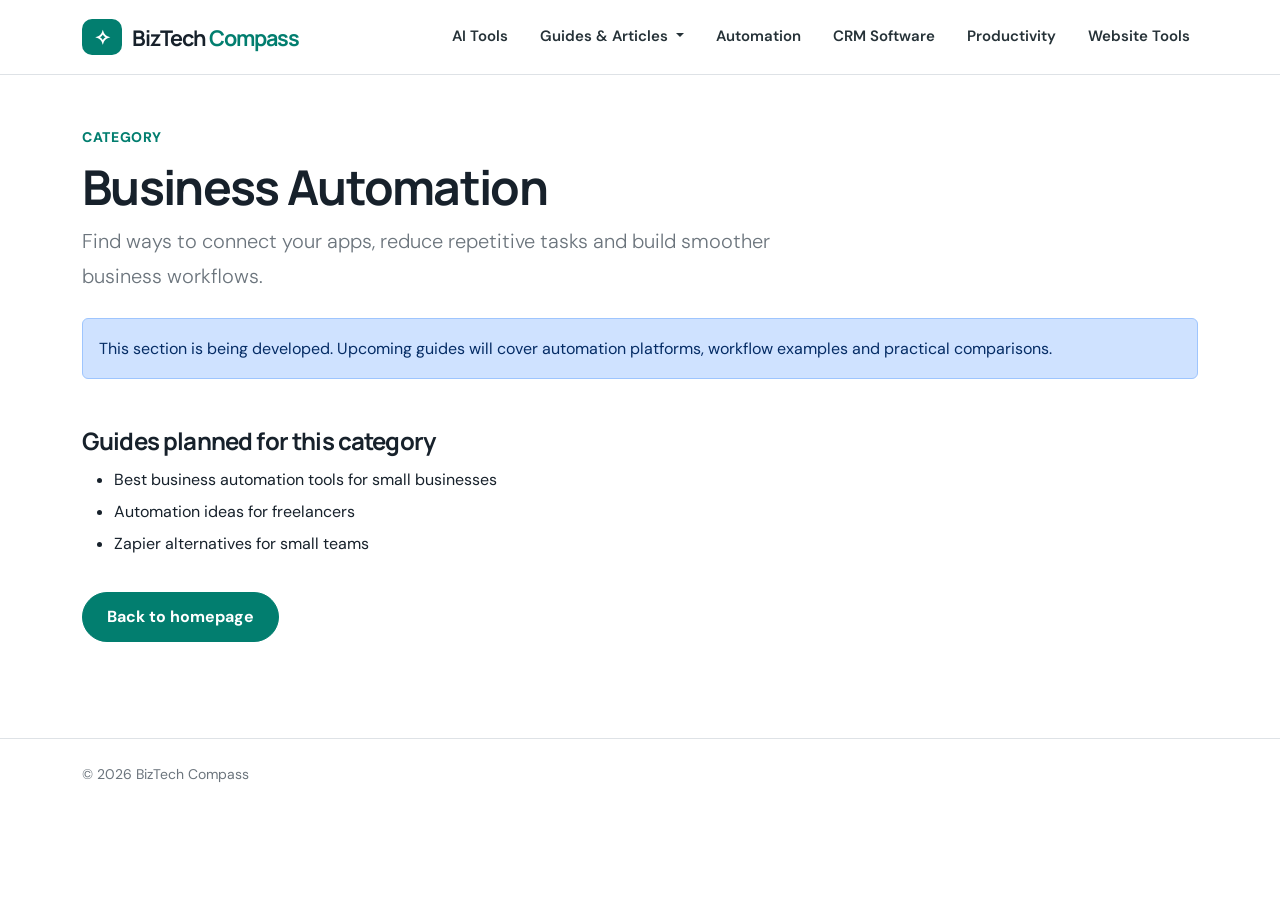
<file: automation.html>
<!doctype html><html lang="en"><head><meta charset="utf-8"><meta name="viewport" content="width=device-width, initial-scale=1"><title>Business Automation | BizTech Compass</title><meta name="description" content="Discover business automation tools and workflows for freelancers, consultants and small businesses."><link href="https://cdn.jsdelivr.net/npm/bootstrap@5.3.3/dist/css/bootstrap.min.css" rel="stylesheet"><link rel="stylesheet" href="assets/style.css"></head><body><!-- NAVIGATION --> <nav class="navbar navbar-expand-lg navbar-light bg-white sticky-top border-bottom">   <div class="container">     <a class="navbar-brand fw-bold" href="index.html">       <span class="brand-mark" aria-hidden="true">✧</span>       <span>BizTech <span class="brand-accent">Compass</span></span>     </a>      <button class="navbar-toggler" type="button" data-bs-toggle="collapse"       data-bs-target="#nav" aria-controls="nav" aria-expanded="false"       aria-label="Toggle navigation">       <span class="navbar-toggler-icon"></span>     </button>      <div class="collapse navbar-collapse" id="nav">       <ul class="navbar-nav ms-auto align-items-lg-center gap-lg-3">          <li class="nav-item">           <a class="nav-link" href="ai-tools.html">AI Tools</a>         </li>          <li class="nav-item dropdown">           <a class="nav-link dropdown-toggle" href="#" id="guidesDropdown"             role="button" data-bs-toggle="dropdown" aria-expanded="false">             Guides &amp; Articles           </a>            <ul class="dropdown-menu" aria-labelledby="guidesDropdown">             <li>               <a class="dropdown-item" href="best-ai-tools-small-business.html">                 Best AI Tools for Small Businesses               </a>             </li>             <li>               <a class="dropdown-item" href="best-ai-tools-for-freelancers.html">                 Best AI Tools for Freelancers               </a>             </li>             <li><hr class="dropdown-divider"></li>             <li>               <a class="dropdown-item" href="index.html#latest">                 View All Guides &amp; Articles               </a>             </li>           </ul>         </li>          <li class="nav-item">           <a class="nav-link" href="automation.html">Automation</a>         </li>          <li class="nav-item">           <a class="nav-link" href="crm.html">CRM Software</a>         </li>          <li class="nav-item">           <a class="nav-link" href="productivity.html">Productivity</a>         </li>          <li class="nav-item">           <a class="nav-link" href="website-tools.html">Website Tools</a>         </li>        </ul>     </div>   </div> </nav><main class="container py-5"><span class="eyebrow">CATEGORY</span><h1 class="display-5 fw-bold mt-2">Business Automation</h1><p class="lead text-secondary col-lg-8">Find ways to connect your apps, reduce repetitive tasks and build smoother business workflows.</p><div class="alert alert-primary mt-4">This section is being developed. Upcoming guides will cover automation platforms, workflow examples and practical comparisons.</div><h2 class="h4 fw-bold mt-5">Guides planned for this category</h2><ul class="lh-lg"><li>Best business automation tools for small businesses</li><li>Automation ideas for freelancers</li><li>Zapier alternatives for small teams</li></ul><a href="index.html" class="btn btn-primary mt-3">Back to homepage</a></main><footer class="footer border-top mt-5"><div class="container py-4 small text-secondary">© <span id="year"></span> BizTech Compass</div></footer><script src="https://cdn.jsdelivr.net/npm/bootstrap@5.3.3/dist/js/bootstrap.bundle.min.js"></script> <script src="assets/script.js"></script></body></html>
</file>
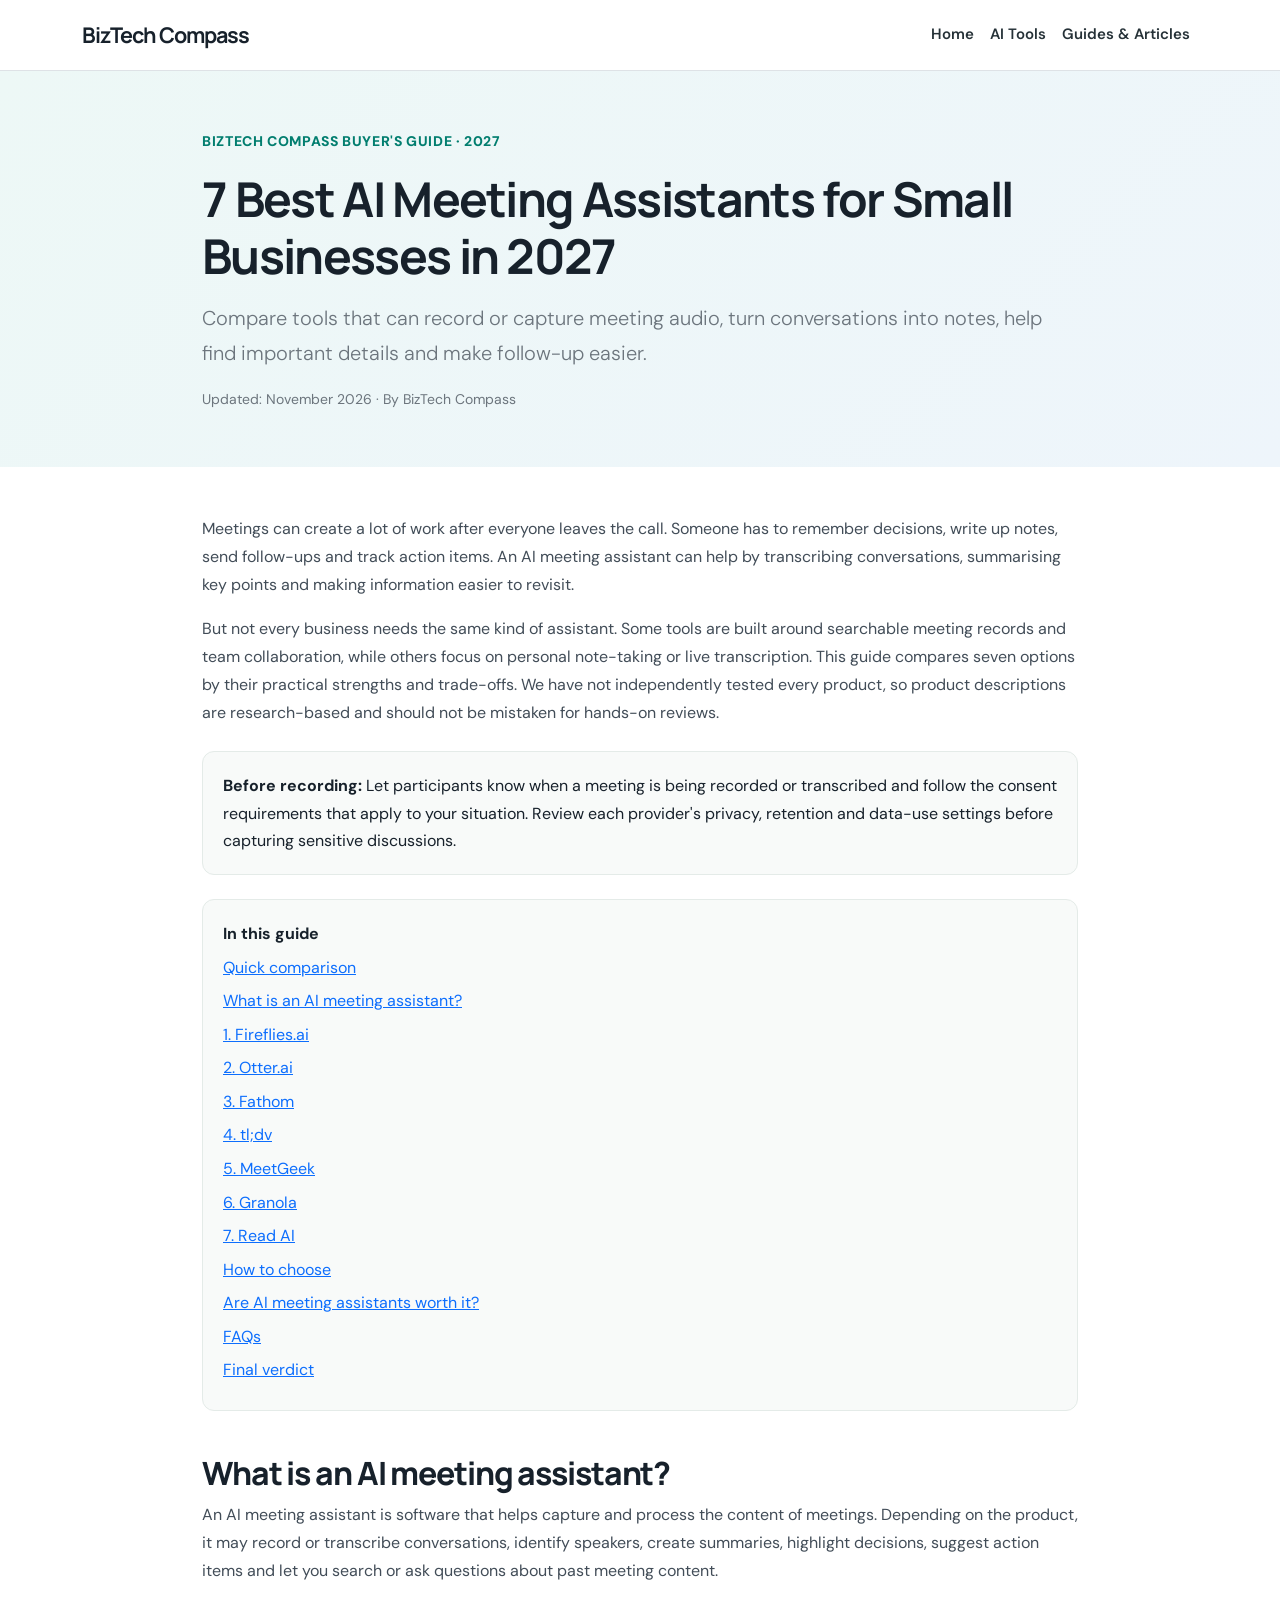
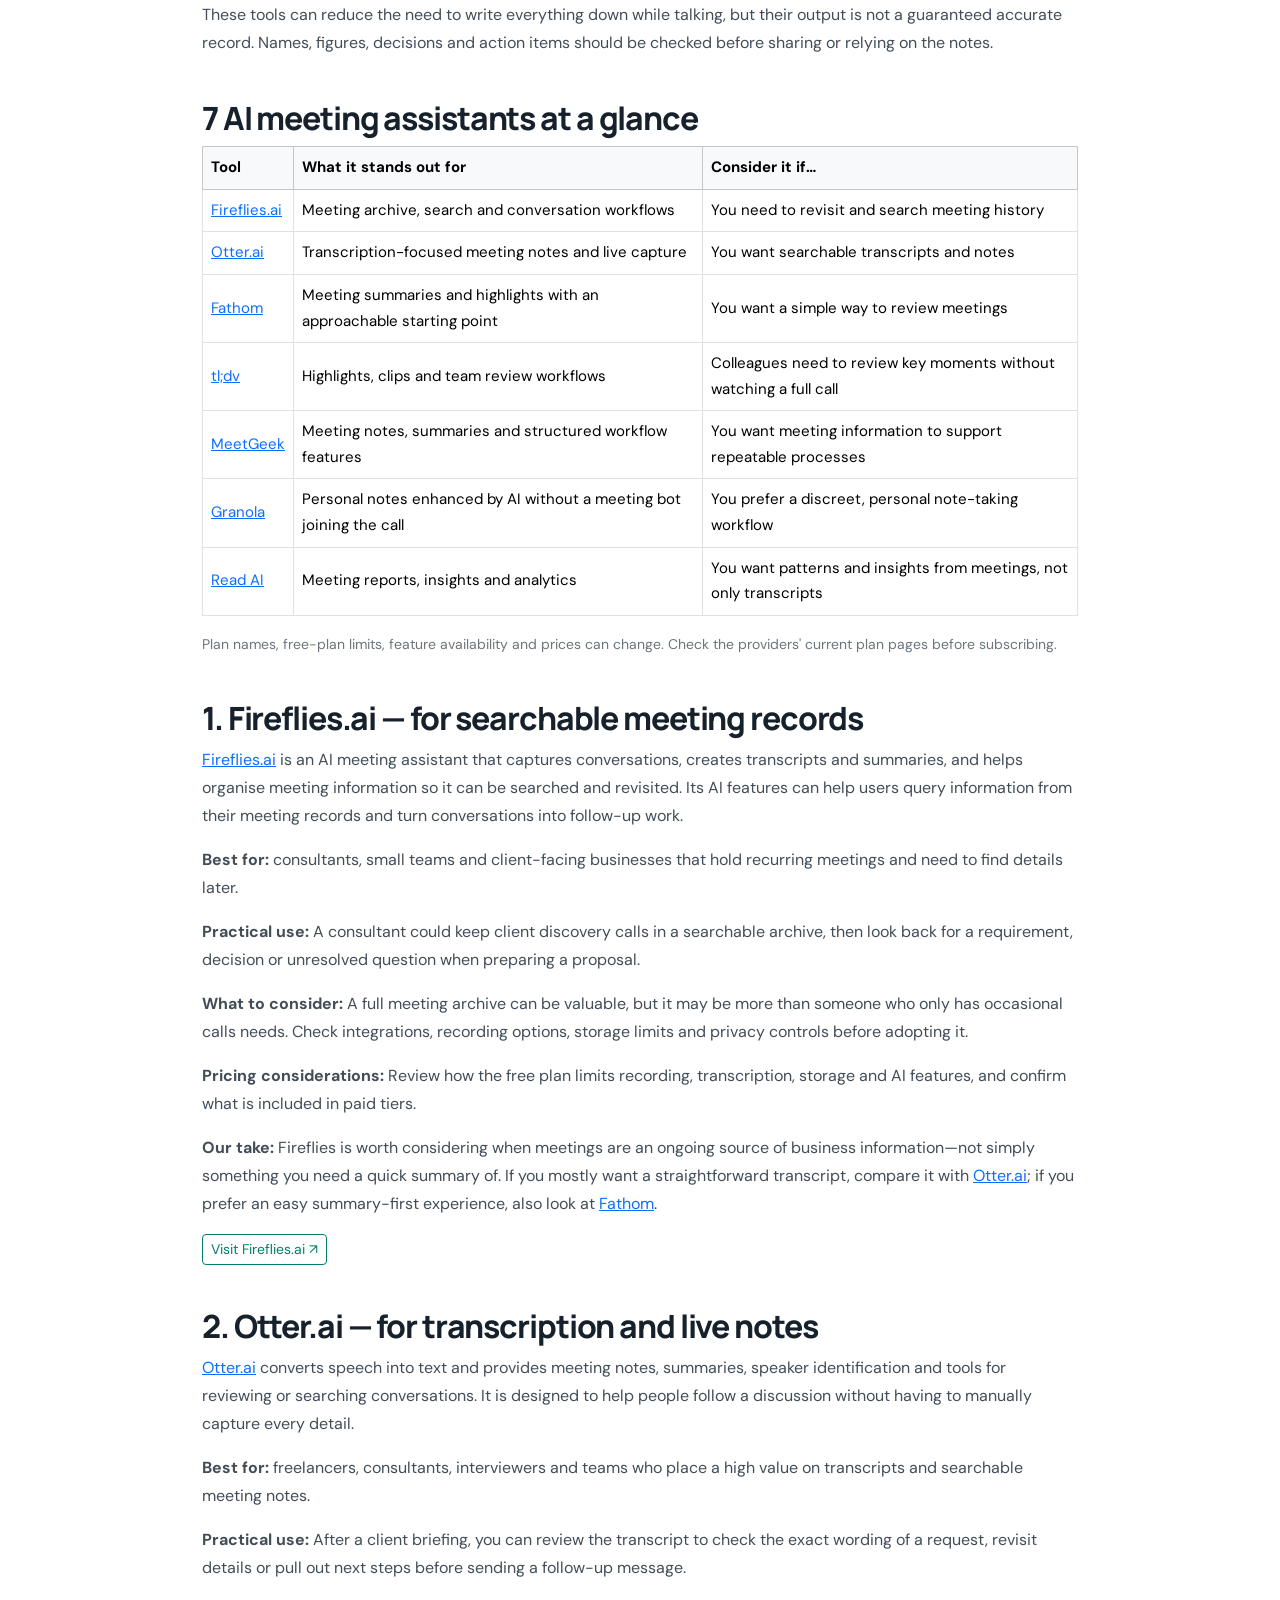
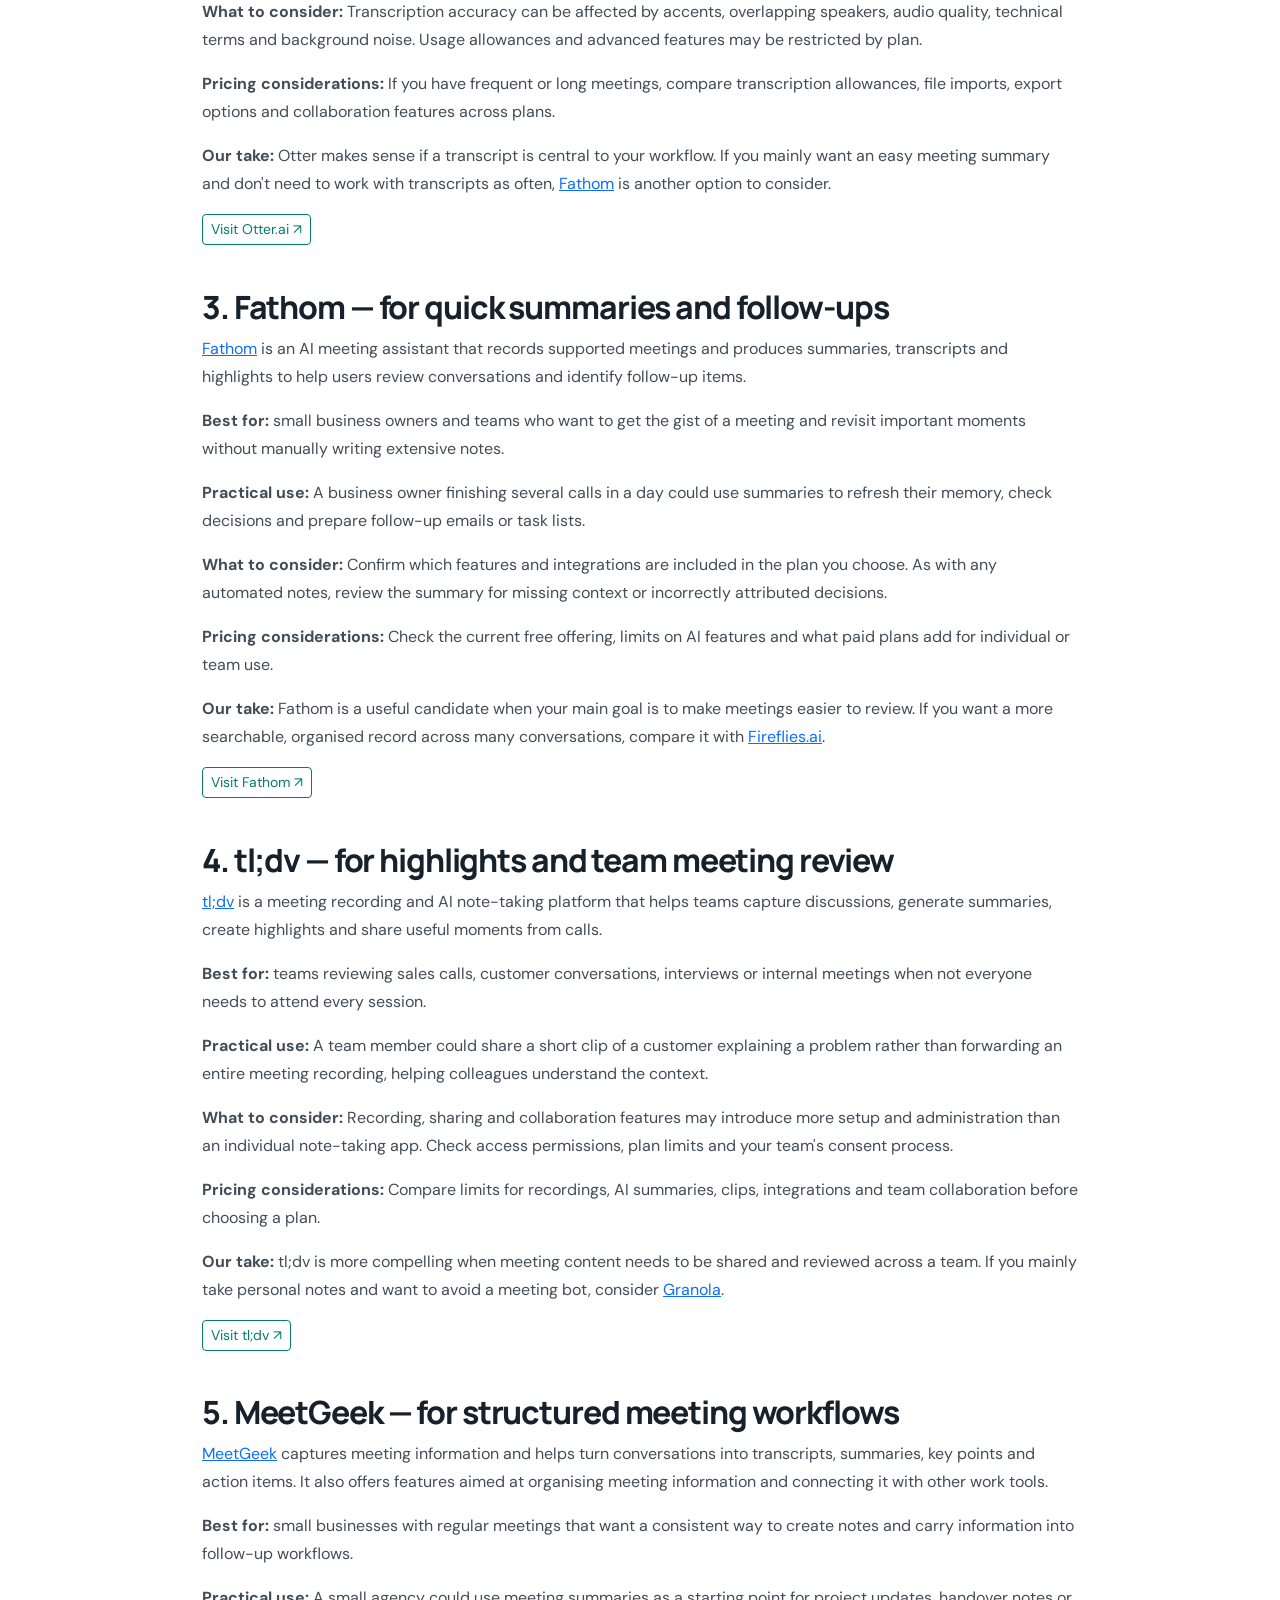
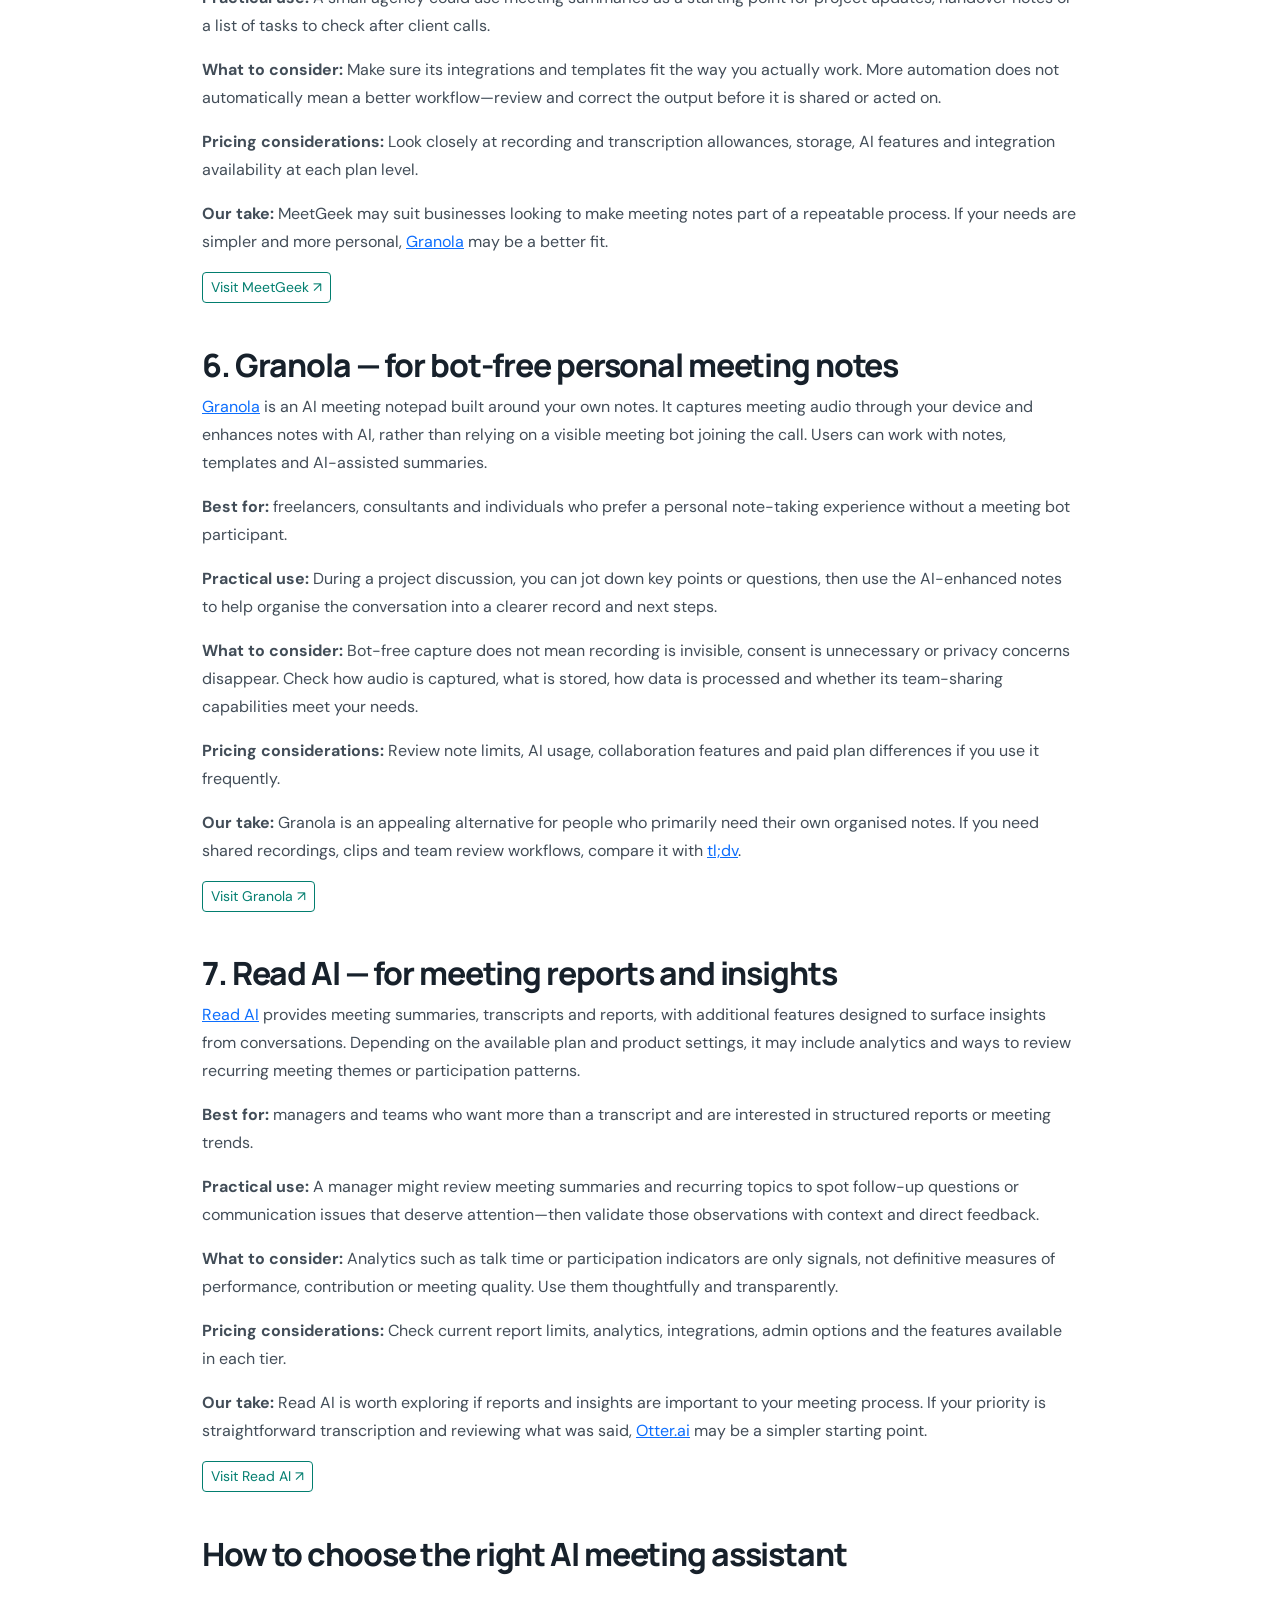
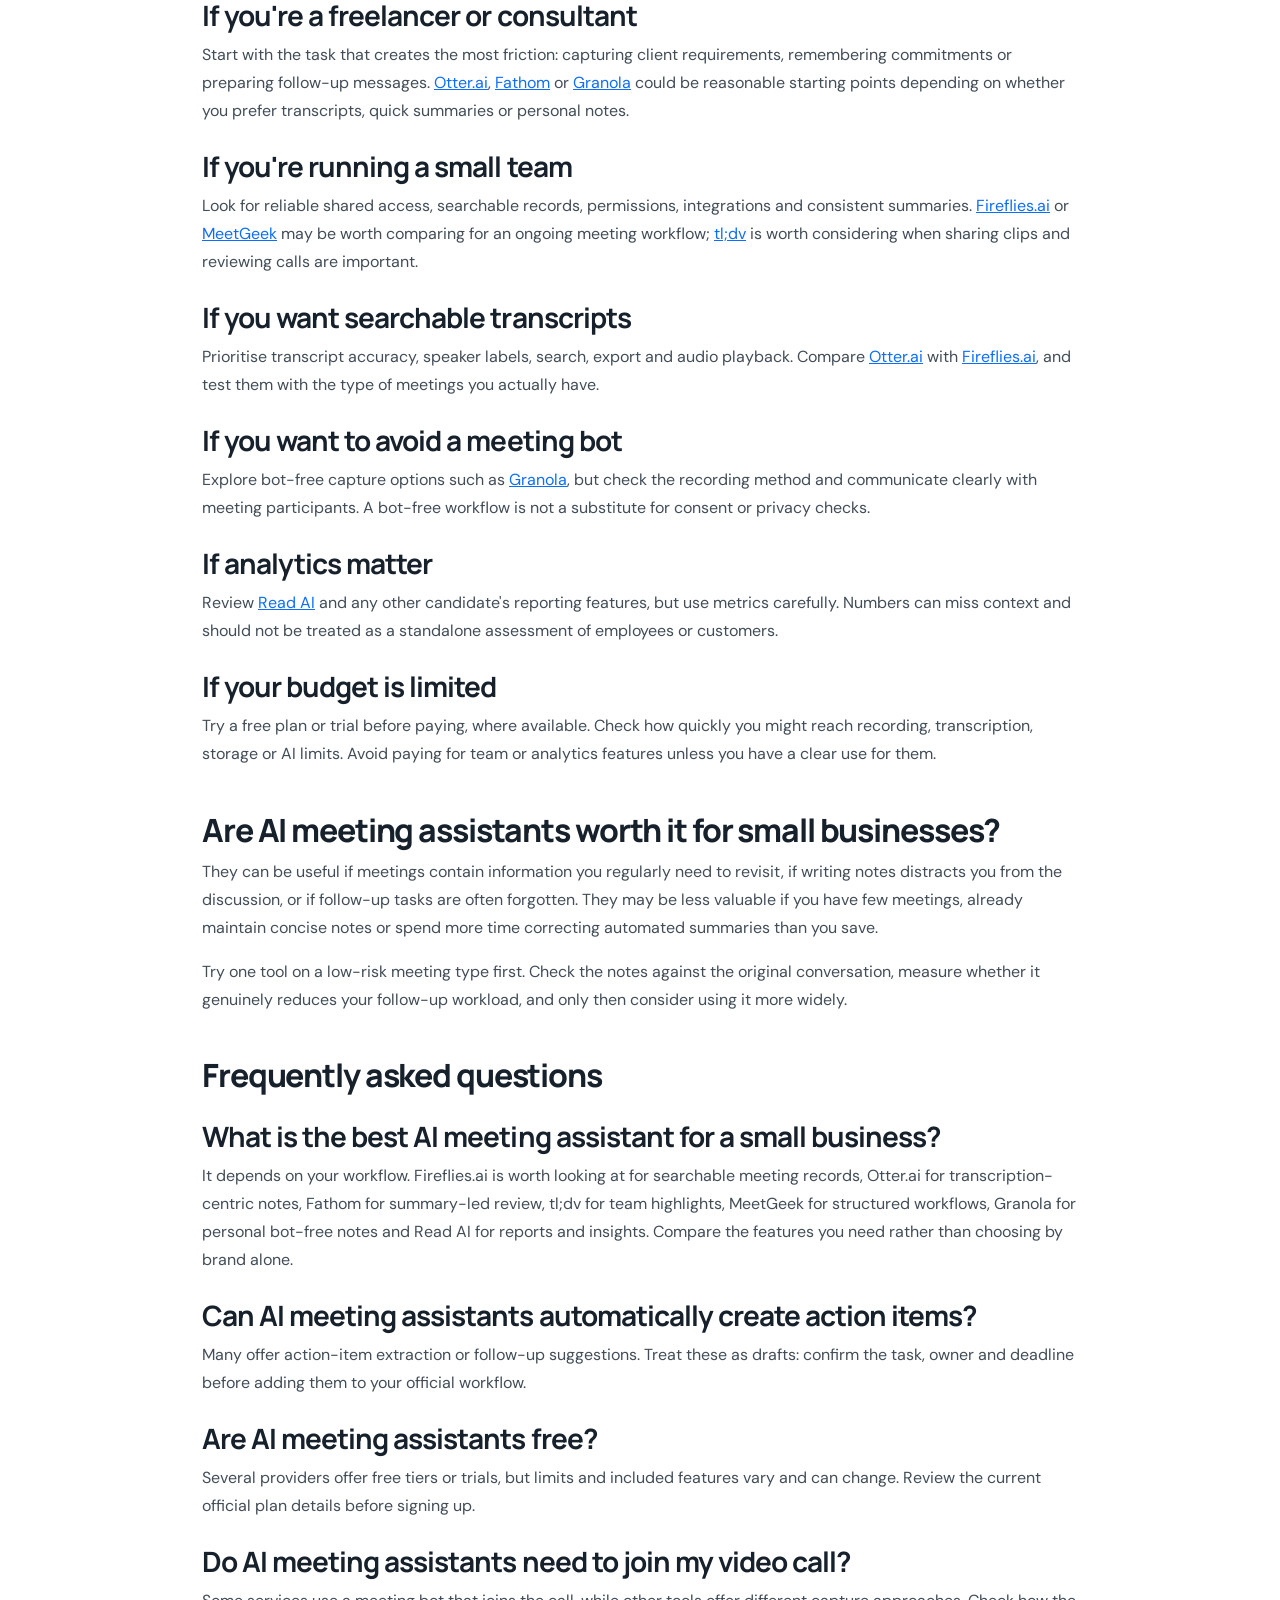
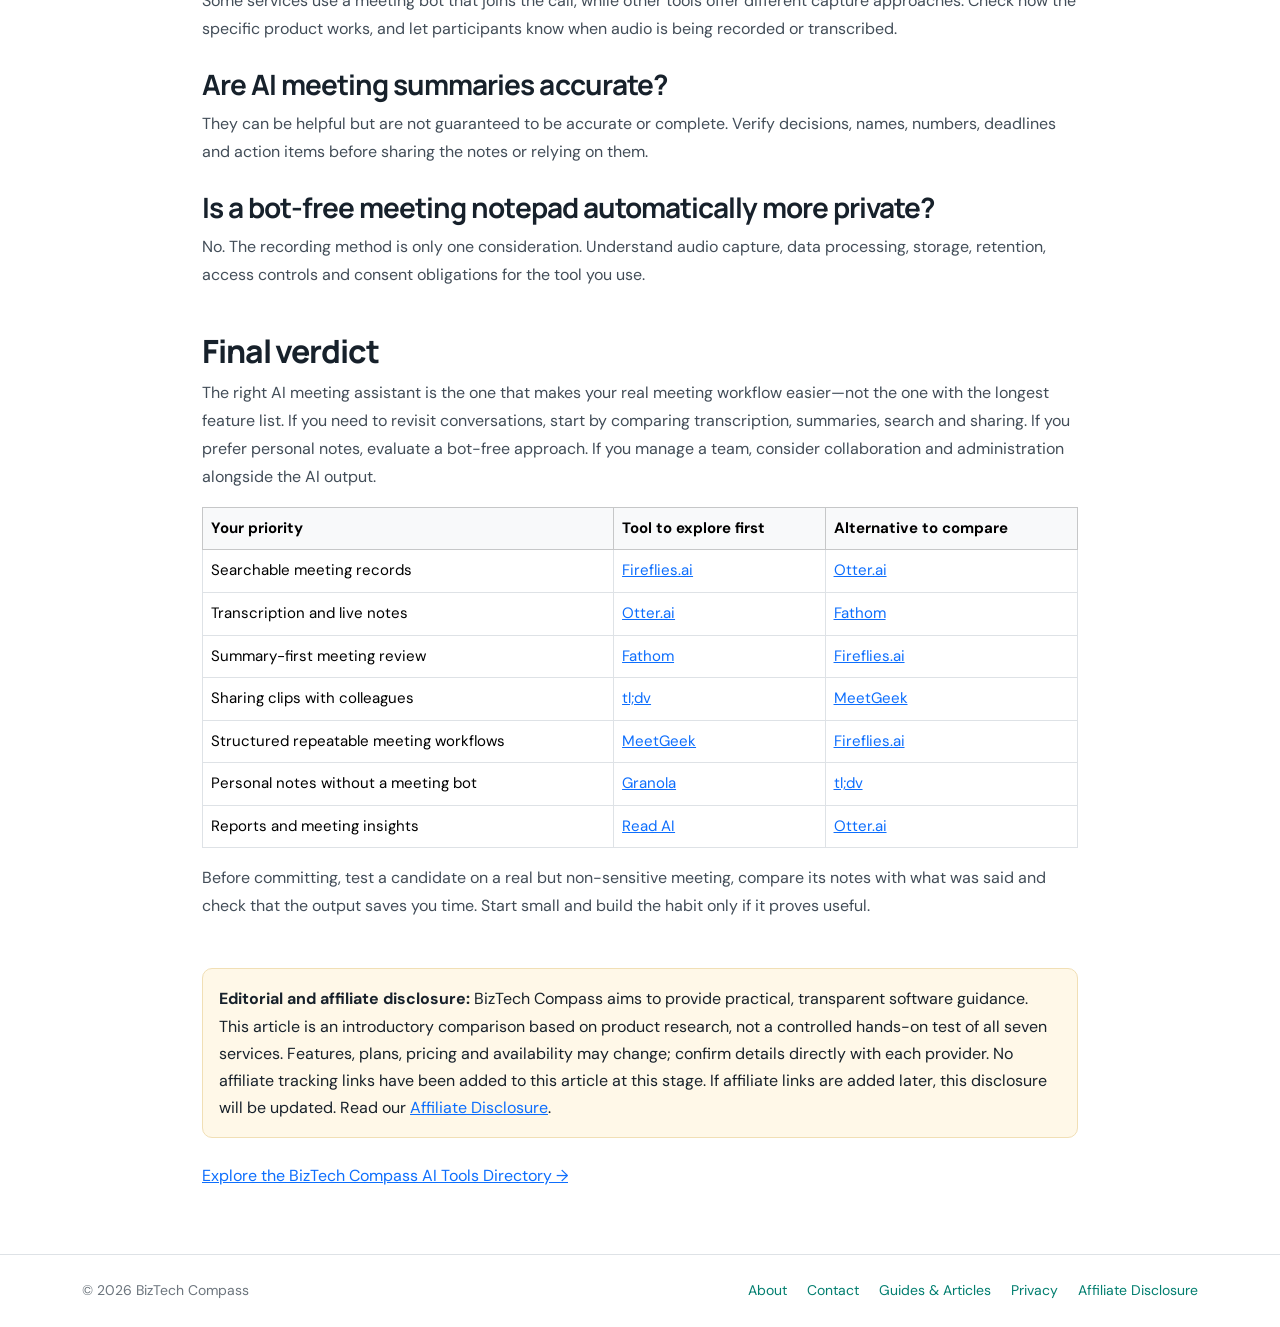
<file: best-ai-meeting-assistants-small-business.html>
<!doctype html>
<html lang="en">
<head>
  <meta charset="utf-8">
  <meta name="viewport" content="width=device-width, initial-scale=1">
  <title>7 Best AI Meeting Assistants for Small Businesses in 2027 | BizTech Compass</title>
  <meta name="description" content="Compare 7 AI meeting assistants for small businesses. Explore practical use cases, features, limitations and how to choose the right meeting tool for your workflow.">
  <meta name="robots" content="index,follow">
  <link rel="canonical" href="https://the-ai-business-guide.pages.dev/best-ai-meeting-assistants-small-business.html">
  <meta property="og:type" content="article">
  <meta property="og:title" content="7 Best AI Meeting Assistants for Small Businesses in 2027 | BizTech Compass">
  <meta property="og:description" content="A practical comparison of AI meeting assistants for transcription, notes, summaries and follow-up workflows.">
  <meta property="og:url" content="https://the-ai-business-guide.pages.dev/best-ai-meeting-assistants-small-business.html">
  <link href="https://cdn.jsdelivr.net/npm/bootstrap@5.3.3/dist/css/bootstrap.min.css" rel="stylesheet">
  <link rel="stylesheet" href="assets/style.css">
  <style>
    .article-wrap{max-width:900px}
    .article-hero{background:linear-gradient(135deg,#edf8f6,#eef5fb);padding:3.5rem 0}
    .article-wrap h2{margin-top:2.6rem;font-weight:750;color:#17212b}
    .article-wrap h3{margin-top:1.5rem;font-weight:700;color:#17212b}
    .article-wrap p,.article-wrap li{line-height:1.75}
    .article-toc,.quick-note{background:#f8faf9;border:1px solid #e4ebe8;border-radius:12px;padding:1.25rem}
    .article-toc a{display:block;margin:.4rem 0}
    .comparison{font-size:.94rem}
    .comparison th{white-space:nowrap}
    .disclosure{background:#fff8e8;border:1px solid #f1dfb5;border-radius:10px;padding:1rem}
    .tool-review{scroll-margin-top:1.25rem}
    .article-wrap .btn-primary{background:#027e6f;border-color:#027e6f}
    .article-wrap .btn-outline-primary{color:#027e6f;border-color:#027e6f}
    .article-wrap .btn-outline-primary:hover{background:#027e6f;color:#fff}
    @media(max-width:575px){.article-hero{padding:2.5rem 0}.comparison{min-width:680px}}
  </style>
</head>
<body>
<nav class="navbar navbar-expand-lg bg-white border-bottom">
  <div class="container">
    <a class="navbar-brand fw-bold" href="index.html">BizTech Compass</a>
    <button class="navbar-toggler" type="button" data-bs-toggle="collapse" data-bs-target="#articleNav" aria-controls="articleNav" aria-expanded="false" aria-label="Toggle navigation"><span class="navbar-toggler-icon"></span></button>
    <div class="collapse navbar-collapse" id="articleNav">
      <ul class="navbar-nav ms-auto">
        <li class="nav-item"><a class="nav-link" href="index.html">Home</a></li>
        <li class="nav-item"><a class="nav-link" href="ai-tools.html">AI Tools</a></li>
        <li class="nav-item"><a class="nav-link" href="index.html#latest">Guides &amp; Articles</a></li>
      </ul>
    </div>
  </div>
</nav>
<header class="article-hero">
  <div class="container article-wrap">
    <span class="eyebrow">BIZTECH COMPASS BUYER'S GUIDE · 2027</span>
    <h1 class="display-5 fw-bold mt-3">7 Best AI Meeting Assistants for Small Businesses in 2027</h1>
    <p class="lead text-secondary mt-3">Compare tools that can record or capture meeting audio, turn conversations into notes, help find important details and make follow-up easier.</p>
    <p class="small text-secondary mb-0">Updated: November 2026 · By BizTech Compass</p>
  </div>
</header>
<main class="container article-wrap py-5">
  <p>Meetings can create a lot of work after everyone leaves the call. Someone has to remember decisions, write up notes, send follow-ups and track action items. An AI meeting assistant can help by transcribing conversations, summarising key points and making information easier to revisit.</p>
  <p>But not every business needs the same kind of assistant. Some tools are built around searchable meeting records and team collaboration, while others focus on personal note-taking or live transcription. This guide compares seven options by their practical strengths and trade-offs. We have not independently tested every product, so product descriptions are research-based and should not be mistaken for hands-on reviews.</p>
  <div class="quick-note my-4"><strong>Before recording:</strong> Let participants know when a meeting is being recorded or transcribed and follow the consent requirements that apply to your situation. Review each provider's privacy, retention and data-use settings before capturing sensitive discussions.</div>
  <div class="article-toc my-4">
    <strong>In this guide</strong>
    <a href="#quick-comparison">Quick comparison</a>
    <a href="#what-is">What is an AI meeting assistant?</a>
    <a href="#fireflies">1. Fireflies.ai</a><a href="#otter">2. Otter.ai</a><a href="#fathom">3. Fathom</a>
    <a href="#tldv">4. tl;dv</a><a href="#meetgeek">5. MeetGeek</a><a href="#granola">6. Granola</a><a href="#readai">7. Read AI</a>
    <a href="#choose">How to choose</a><a href="#worth-it">Are AI meeting assistants worth it?</a><a href="#faq">FAQs</a><a href="#verdict">Final verdict</a>
  </div>
  <h2 id="what-is">What is an AI meeting assistant?</h2>
  <p>An AI meeting assistant is software that helps capture and process the content of meetings. Depending on the product, it may record or transcribe conversations, identify speakers, create summaries, highlight decisions, suggest action items and let you search or ask questions about past meeting content.</p>
  <p>These tools can reduce the need to write everything down while talking, but their output is not a guaranteed accurate record. Names, figures, decisions and action items should be checked before sharing or relying on the notes.</p>
  <h2 id="quick-comparison">7 AI meeting assistants at a glance</h2>
  <div class="table-responsive">
    <table class="table table-bordered align-middle comparison">
      <thead class="table-light"><tr><th>Tool</th><th>What it stands out for</th><th>Consider it if…</th></tr></thead>
      <tbody>
        <tr><td><a href="#fireflies">Fireflies.ai</a></td><td>Meeting archive, search and conversation workflows</td><td>You need to revisit and search meeting history</td></tr>
        <tr><td><a href="#otter">Otter.ai</a></td><td>Transcription-focused meeting notes and live capture</td><td>You want searchable transcripts and notes</td></tr>
        <tr><td><a href="#fathom">Fathom</a></td><td>Meeting summaries and highlights with an approachable starting point</td><td>You want a simple way to review meetings</td></tr>
        <tr><td><a href="#tldv">tl;dv</a></td><td>Highlights, clips and team review workflows</td><td>Colleagues need to review key moments without watching a full call</td></tr>
        <tr><td><a href="#meetgeek">MeetGeek</a></td><td>Meeting notes, summaries and structured workflow features</td><td>You want meeting information to support repeatable processes</td></tr>
        <tr><td><a href="#granola">Granola</a></td><td>Personal notes enhanced by AI without a meeting bot joining the call</td><td>You prefer a discreet, personal note-taking workflow</td></tr>
        <tr><td><a href="#readai">Read AI</a></td><td>Meeting reports, insights and analytics</td><td>You want patterns and insights from meetings, not only transcripts</td></tr>
      </tbody>
    </table>
  </div>
  <p class="small text-secondary">Plan names, free-plan limits, feature availability and prices can change. Check the providers' current plan pages before subscribing.</p>

  <h2 id="fireflies" class="tool-review">1. Fireflies.ai — for searchable meeting records</h2>
  <p><a href="https://fireflies.ai/" target="_blank" rel="noopener noreferrer">Fireflies.ai</a> is an AI meeting assistant that captures conversations, creates transcripts and summaries, and helps organise meeting information so it can be searched and revisited. Its AI features can help users query information from their meeting records and turn conversations into follow-up work.</p>
  <p><strong>Best for:</strong> consultants, small teams and client-facing businesses that hold recurring meetings and need to find details later.</p>
  <p><strong>Practical use:</strong> A consultant could keep client discovery calls in a searchable archive, then look back for a requirement, decision or unresolved question when preparing a proposal.</p>
  <p><strong>What to consider:</strong> A full meeting archive can be valuable, but it may be more than someone who only has occasional calls needs. Check integrations, recording options, storage limits and privacy controls before adopting it.</p>
  <p><strong>Pricing considerations:</strong> Review how the free plan limits recording, transcription, storage and AI features, and confirm what is included in paid tiers.</p>
  <p><strong>Our take:</strong> Fireflies is worth considering when meetings are an ongoing source of business information—not simply something you need a quick summary of. If you mostly want a straightforward transcript, compare it with <a href="#otter">Otter.ai</a>; if you prefer an easy summary-first experience, also look at <a href="#fathom">Fathom</a>.</p>
  <p><a class="btn btn-outline-primary btn-sm" href="https://fireflies.ai/" target="_blank" rel="noopener noreferrer">Visit Fireflies.ai ↗</a></p>

  <h2 id="otter" class="tool-review">2. Otter.ai — for transcription and live notes</h2>
  <p><a href="https://otter.ai/" target="_blank" rel="noopener noreferrer">Otter.ai</a> converts speech into text and provides meeting notes, summaries, speaker identification and tools for reviewing or searching conversations. It is designed to help people follow a discussion without having to manually capture every detail.</p>
  <p><strong>Best for:</strong> freelancers, consultants, interviewers and teams who place a high value on transcripts and searchable meeting notes.</p>
  <p><strong>Practical use:</strong> After a client briefing, you can review the transcript to check the exact wording of a request, revisit details or pull out next steps before sending a follow-up message.</p>
  <p><strong>What to consider:</strong> Transcription accuracy can be affected by accents, overlapping speakers, audio quality, technical terms and background noise. Usage allowances and advanced features may be restricted by plan.</p>
  <p><strong>Pricing considerations:</strong> If you have frequent or long meetings, compare transcription allowances, file imports, export options and collaboration features across plans.</p>
  <p><strong>Our take:</strong> Otter makes sense if a transcript is central to your workflow. If you mainly want an easy meeting summary and don't need to work with transcripts as often, <a href="#fathom">Fathom</a> is another option to consider.</p>
  <p><a class="btn btn-outline-primary btn-sm" href="https://otter.ai/" target="_blank" rel="noopener noreferrer">Visit Otter.ai ↗</a></p>

  <h2 id="fathom" class="tool-review">3. Fathom — for quick summaries and follow-ups</h2>
  <p><a href="https://fathom.video/" target="_blank" rel="noopener noreferrer">Fathom</a> is an AI meeting assistant that records supported meetings and produces summaries, transcripts and highlights to help users review conversations and identify follow-up items.</p>
  <p><strong>Best for:</strong> small business owners and teams who want to get the gist of a meeting and revisit important moments without manually writing extensive notes.</p>
  <p><strong>Practical use:</strong> A business owner finishing several calls in a day could use summaries to refresh their memory, check decisions and prepare follow-up emails or task lists.</p>
  <p><strong>What to consider:</strong> Confirm which features and integrations are included in the plan you choose. As with any automated notes, review the summary for missing context or incorrectly attributed decisions.</p>
  <p><strong>Pricing considerations:</strong> Check the current free offering, limits on AI features and what paid plans add for individual or team use.</p>
  <p><strong>Our take:</strong> Fathom is a useful candidate when your main goal is to make meetings easier to review. If you want a more searchable, organised record across many conversations, compare it with <a href="#fireflies">Fireflies.ai</a>.</p>
  <p><a class="btn btn-outline-primary btn-sm" href="https://fathom.video/" target="_blank" rel="noopener noreferrer">Visit Fathom ↗</a></p>

  <h2 id="tldv" class="tool-review">4. tl;dv — for highlights and team meeting review</h2>
  <p><a href="https://tldv.io/" target="_blank" rel="noopener noreferrer">tl;dv</a> is a meeting recording and AI note-taking platform that helps teams capture discussions, generate summaries, create highlights and share useful moments from calls.</p>
  <p><strong>Best for:</strong> teams reviewing sales calls, customer conversations, interviews or internal meetings when not everyone needs to attend every session.</p>
  <p><strong>Practical use:</strong> A team member could share a short clip of a customer explaining a problem rather than forwarding an entire meeting recording, helping colleagues understand the context.</p>
  <p><strong>What to consider:</strong> Recording, sharing and collaboration features may introduce more setup and administration than an individual note-taking app. Check access permissions, plan limits and your team's consent process.</p>
  <p><strong>Pricing considerations:</strong> Compare limits for recordings, AI summaries, clips, integrations and team collaboration before choosing a plan.</p>
  <p><strong>Our take:</strong> tl;dv is more compelling when meeting content needs to be shared and reviewed across a team. If you mainly take personal notes and want to avoid a meeting bot, consider <a href="#granola">Granola</a>.</p>
  <p><a class="btn btn-outline-primary btn-sm" href="https://tldv.io/" target="_blank" rel="noopener noreferrer">Visit tl;dv ↗</a></p>

  <h2 id="meetgeek" class="tool-review">5. MeetGeek — for structured meeting workflows</h2>
  <p><a href="https://meetgeek.ai/" target="_blank" rel="noopener noreferrer">MeetGeek</a> captures meeting information and helps turn conversations into transcripts, summaries, key points and action items. It also offers features aimed at organising meeting information and connecting it with other work tools.</p>
  <p><strong>Best for:</strong> small businesses with regular meetings that want a consistent way to create notes and carry information into follow-up workflows.</p>
  <p><strong>Practical use:</strong> A small agency could use meeting summaries as a starting point for project updates, handover notes or a list of tasks to check after client calls.</p>
  <p><strong>What to consider:</strong> Make sure its integrations and templates fit the way you actually work. More automation does not automatically mean a better workflow—review and correct the output before it is shared or acted on.</p>
  <p><strong>Pricing considerations:</strong> Look closely at recording and transcription allowances, storage, AI features and integration availability at each plan level.</p>
  <p><strong>Our take:</strong> MeetGeek may suit businesses looking to make meeting notes part of a repeatable process. If your needs are simpler and more personal, <a href="#granola">Granola</a> may be a better fit.</p>
  <p><a class="btn btn-outline-primary btn-sm" href="https://meetgeek.ai/" target="_blank" rel="noopener noreferrer">Visit MeetGeek ↗</a></p>

  <h2 id="granola" class="tool-review">6. Granola — for bot-free personal meeting notes</h2>
  <p><a href="https://granola.ai/" target="_blank" rel="noopener noreferrer">Granola</a> is an AI meeting notepad built around your own notes. It captures meeting audio through your device and enhances notes with AI, rather than relying on a visible meeting bot joining the call. Users can work with notes, templates and AI-assisted summaries.</p>
  <p><strong>Best for:</strong> freelancers, consultants and individuals who prefer a personal note-taking experience without a meeting bot participant.</p>
  <p><strong>Practical use:</strong> During a project discussion, you can jot down key points or questions, then use the AI-enhanced notes to help organise the conversation into a clearer record and next steps.</p>
  <p><strong>What to consider:</strong> Bot-free capture does not mean recording is invisible, consent is unnecessary or privacy concerns disappear. Check how audio is captured, what is stored, how data is processed and whether its team-sharing capabilities meet your needs.</p>
  <p><strong>Pricing considerations:</strong> Review note limits, AI usage, collaboration features and paid plan differences if you use it frequently.</p>
  <p><strong>Our take:</strong> Granola is an appealing alternative for people who primarily need their own organised notes. If you need shared recordings, clips and team review workflows, compare it with <a href="#tldv">tl;dv</a>.</p>
  <p><a class="btn btn-outline-primary btn-sm" href="https://granola.ai/" target="_blank" rel="noopener noreferrer">Visit Granola ↗</a></p>

  <h2 id="readai" class="tool-review">7. Read AI — for meeting reports and insights</h2>
  <p><a href="https://read.ai/" target="_blank" rel="noopener noreferrer">Read AI</a> provides meeting summaries, transcripts and reports, with additional features designed to surface insights from conversations. Depending on the available plan and product settings, it may include analytics and ways to review recurring meeting themes or participation patterns.</p>
  <p><strong>Best for:</strong> managers and teams who want more than a transcript and are interested in structured reports or meeting trends.</p>
  <p><strong>Practical use:</strong> A manager might review meeting summaries and recurring topics to spot follow-up questions or communication issues that deserve attention—then validate those observations with context and direct feedback.</p>
  <p><strong>What to consider:</strong> Analytics such as talk time or participation indicators are only signals, not definitive measures of performance, contribution or meeting quality. Use them thoughtfully and transparently.</p>
  <p><strong>Pricing considerations:</strong> Check current report limits, analytics, integrations, admin options and the features available in each tier.</p>
  <p><strong>Our take:</strong> Read AI is worth exploring if reports and insights are important to your meeting process. If your priority is straightforward transcription and reviewing what was said, <a href="#otter">Otter.ai</a> may be a simpler starting point.</p>
  <p><a class="btn btn-outline-primary btn-sm" href="https://read.ai/" target="_blank" rel="noopener noreferrer">Visit Read AI ↗</a></p>

  <h2 id="choose">How to choose the right AI meeting assistant</h2>
  <h3>If you're a freelancer or consultant</h3>
  <p>Start with the task that creates the most friction: capturing client requirements, remembering commitments or preparing follow-up messages. <a href="#otter">Otter.ai</a>, <a href="#fathom">Fathom</a> or <a href="#granola">Granola</a> could be reasonable starting points depending on whether you prefer transcripts, quick summaries or personal notes.</p>
  <h3>If you're running a small team</h3>
  <p>Look for reliable shared access, searchable records, permissions, integrations and consistent summaries. <a href="#fireflies">Fireflies.ai</a> or <a href="#meetgeek">MeetGeek</a> may be worth comparing for an ongoing meeting workflow; <a href="#tldv">tl;dv</a> is worth considering when sharing clips and reviewing calls are important.</p>
  <h3>If you want searchable transcripts</h3>
  <p>Prioritise transcript accuracy, speaker labels, search, export and audio playback. Compare <a href="#otter">Otter.ai</a> with <a href="#fireflies">Fireflies.ai</a>, and test them with the type of meetings you actually have.</p>
  <h3>If you want to avoid a meeting bot</h3>
  <p>Explore bot-free capture options such as <a href="#granola">Granola</a>, but check the recording method and communicate clearly with meeting participants. A bot-free workflow is not a substitute for consent or privacy checks.</p>
  <h3>If analytics matter</h3>
  <p>Review <a href="#readai">Read AI</a> and any other candidate's reporting features, but use metrics carefully. Numbers can miss context and should not be treated as a standalone assessment of employees or customers.</p>
  <h3>If your budget is limited</h3>
  <p>Try a free plan or trial before paying, where available. Check how quickly you might reach recording, transcription, storage or AI limits. Avoid paying for team or analytics features unless you have a clear use for them.</p>
  <h2 id="worth-it">Are AI meeting assistants worth it for small businesses?</h2>
  <p>They can be useful if meetings contain information you regularly need to revisit, if writing notes distracts you from the discussion, or if follow-up tasks are often forgotten. They may be less valuable if you have few meetings, already maintain concise notes or spend more time correcting automated summaries than you save.</p>
  <p>Try one tool on a low-risk meeting type first. Check the notes against the original conversation, measure whether it genuinely reduces your follow-up workload, and only then consider using it more widely.</p>
  <h2 id="faq">Frequently asked questions</h2>
  <h3>What is the best AI meeting assistant for a small business?</h3>
  <p>It depends on your workflow. Fireflies.ai is worth looking at for searchable meeting records, Otter.ai for transcription-centric notes, Fathom for summary-led review, tl;dv for team highlights, MeetGeek for structured workflows, Granola for personal bot-free notes and Read AI for reports and insights. Compare the features you need rather than choosing by brand alone.</p>
  <h3>Can AI meeting assistants automatically create action items?</h3>
  <p>Many offer action-item extraction or follow-up suggestions. Treat these as drafts: confirm the task, owner and deadline before adding them to your official workflow.</p>
  <h3>Are AI meeting assistants free?</h3>
  <p>Several providers offer free tiers or trials, but limits and included features vary and can change. Review the current official plan details before signing up.</p>
  <h3>Do AI meeting assistants need to join my video call?</h3>
  <p>Some services use a meeting bot that joins the call, while other tools offer different capture approaches. Check how the specific product works, and let participants know when audio is being recorded or transcribed.</p>
  <h3>Are AI meeting summaries accurate?</h3>
  <p>They can be helpful but are not guaranteed to be accurate or complete. Verify decisions, names, numbers, deadlines and action items before sharing the notes or relying on them.</p>
  <h3>Is a bot-free meeting notepad automatically more private?</h3>
  <p>No. The recording method is only one consideration. Understand audio capture, data processing, storage, retention, access controls and consent obligations for the tool you use.</p>
  <h2 id="verdict">Final verdict</h2>
  <p>The right AI meeting assistant is the one that makes your real meeting workflow easier—not the one with the longest feature list. If you need to revisit conversations, start by comparing transcription, summaries, search and sharing. If you prefer personal notes, evaluate a bot-free approach. If you manage a team, consider collaboration and administration alongside the AI output.</p>
  <div class="table-responsive">
    <table class="table table-bordered align-middle comparison">
      <thead class="table-light"><tr><th>Your priority</th><th>Tool to explore first</th><th>Alternative to compare</th></tr></thead>
      <tbody>
        <tr><td>Searchable meeting records</td><td><a href="#fireflies">Fireflies.ai</a></td><td><a href="#otter">Otter.ai</a></td></tr>
        <tr><td>Transcription and live notes</td><td><a href="#otter">Otter.ai</a></td><td><a href="#fathom">Fathom</a></td></tr>
        <tr><td>Summary-first meeting review</td><td><a href="#fathom">Fathom</a></td><td><a href="#fireflies">Fireflies.ai</a></td></tr>
        <tr><td>Sharing clips with colleagues</td><td><a href="#tldv">tl;dv</a></td><td><a href="#meetgeek">MeetGeek</a></td></tr>
        <tr><td>Structured repeatable meeting workflows</td><td><a href="#meetgeek">MeetGeek</a></td><td><a href="#fireflies">Fireflies.ai</a></td></tr>
        <tr><td>Personal notes without a meeting bot</td><td><a href="#granola">Granola</a></td><td><a href="#tldv">tl;dv</a></td></tr>
        <tr><td>Reports and meeting insights</td><td><a href="#readai">Read AI</a></td><td><a href="#otter">Otter.ai</a></td></tr>
      </tbody>
    </table>
  </div>
  <p>Before committing, test a candidate on a real but non-sensitive meeting, compare its notes with what was said and check that the output saves you time. Start small and build the habit only if it proves useful.</p>
  <div class="disclosure mt-5"><strong>Editorial and affiliate disclosure:</strong> BizTech Compass aims to provide practical, transparent software guidance. This article is an introductory comparison based on product research, not a controlled hands-on test of all seven services. Features, plans, pricing and availability may change; confirm details directly with each provider. No affiliate tracking links have been added to this article at this stage. If affiliate links are added later, this disclosure will be updated. Read our <a href="affiliate-disclosure.html">Affiliate Disclosure</a>.</div>
  <p class="mt-4"><a href="ai-tools.html">Explore the BizTech Compass AI Tools Directory →</a></p>
</main>
<footer class="footer border-top">
  <div class="container py-4 d-flex flex-column flex-md-row justify-content-between gap-3">
    <div class="small text-secondary">© <span id="year"></span> BizTech Compass</div>
    <div class="footer-links"><a href="about.html">About</a><a href="contact.html">Contact</a><a href="index.html#latest">Guides &amp; Articles</a><a href="privacy.html">Privacy</a><a href="affiliate-disclosure.html">Affiliate Disclosure</a></div>
  </div>
</footer>
<script src="https://cdn.jsdelivr.net/npm/bootstrap@5.3.3/dist/js/bootstrap.bundle.min.js"></script>
<script src="assets/script.js"></script>
<script>document.getElementById('year').textContent=new Date().getFullYear();</script>
</body>
</html>
</file>
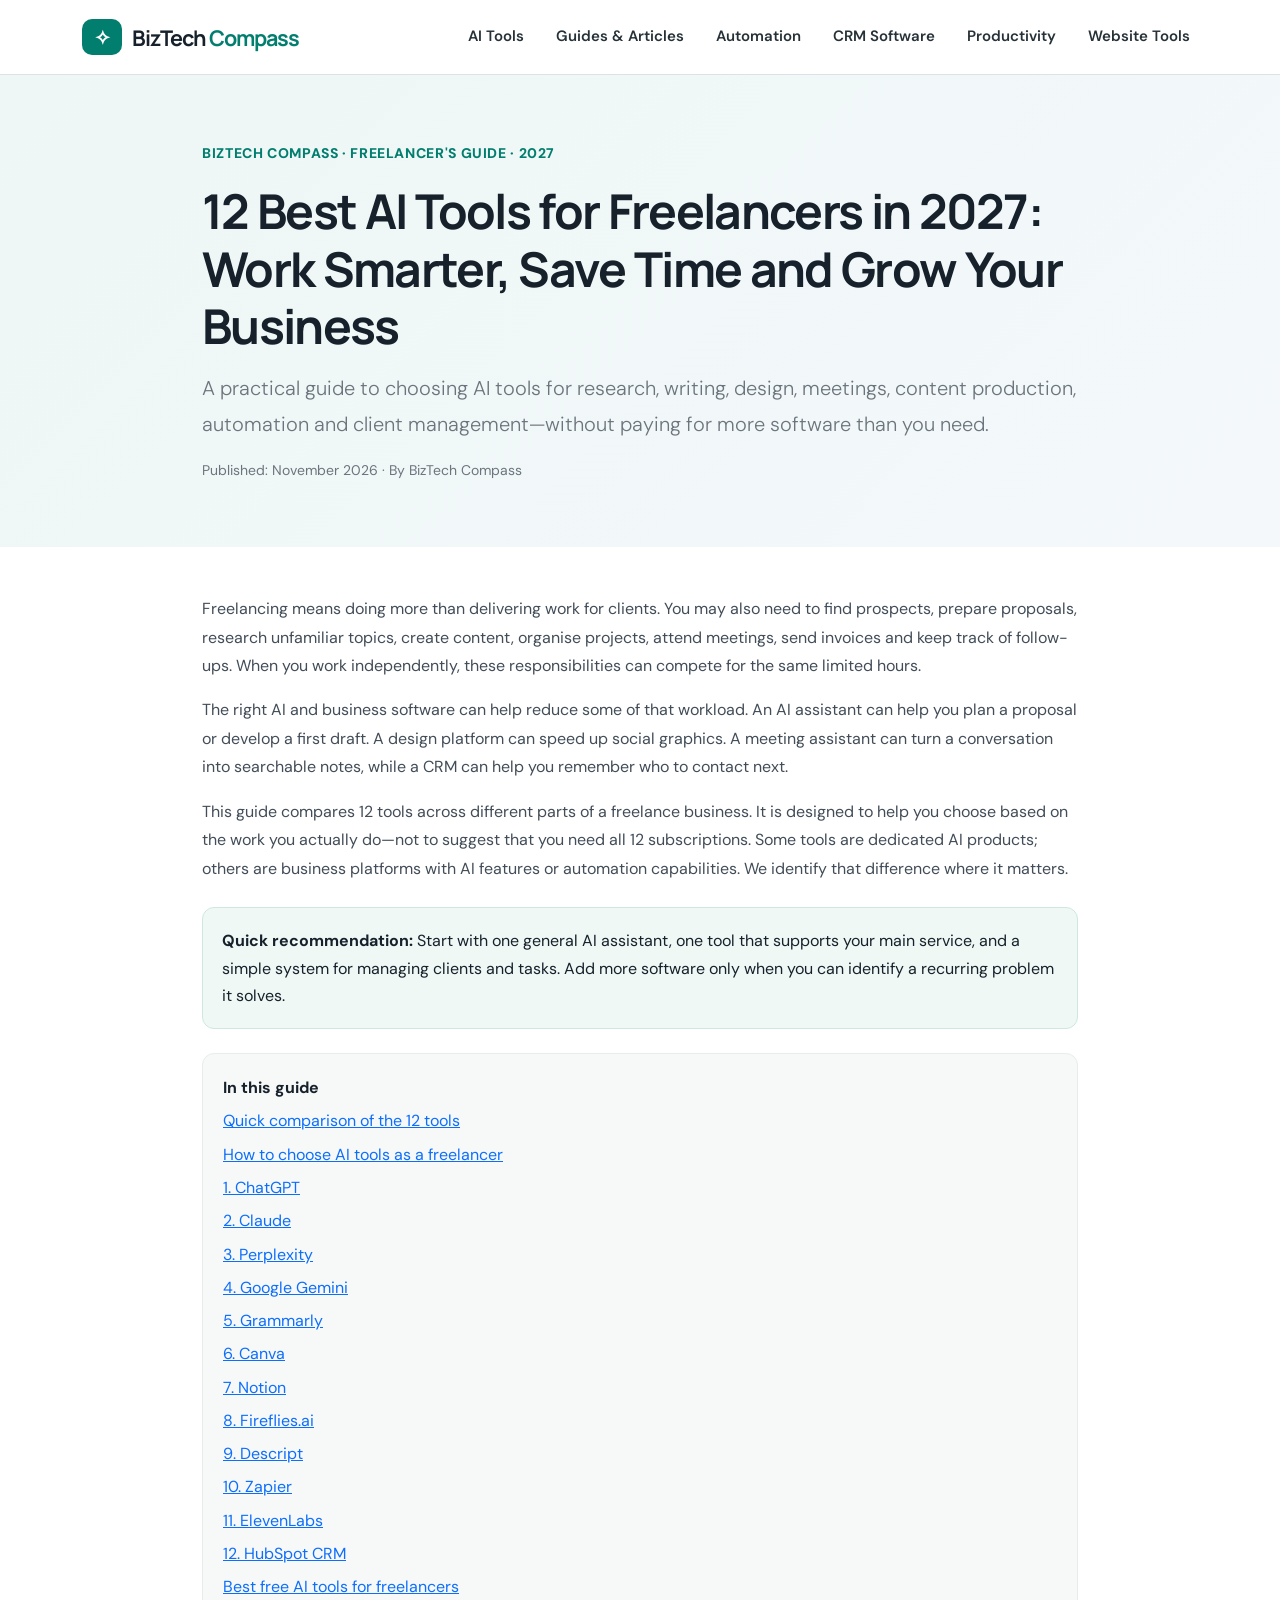
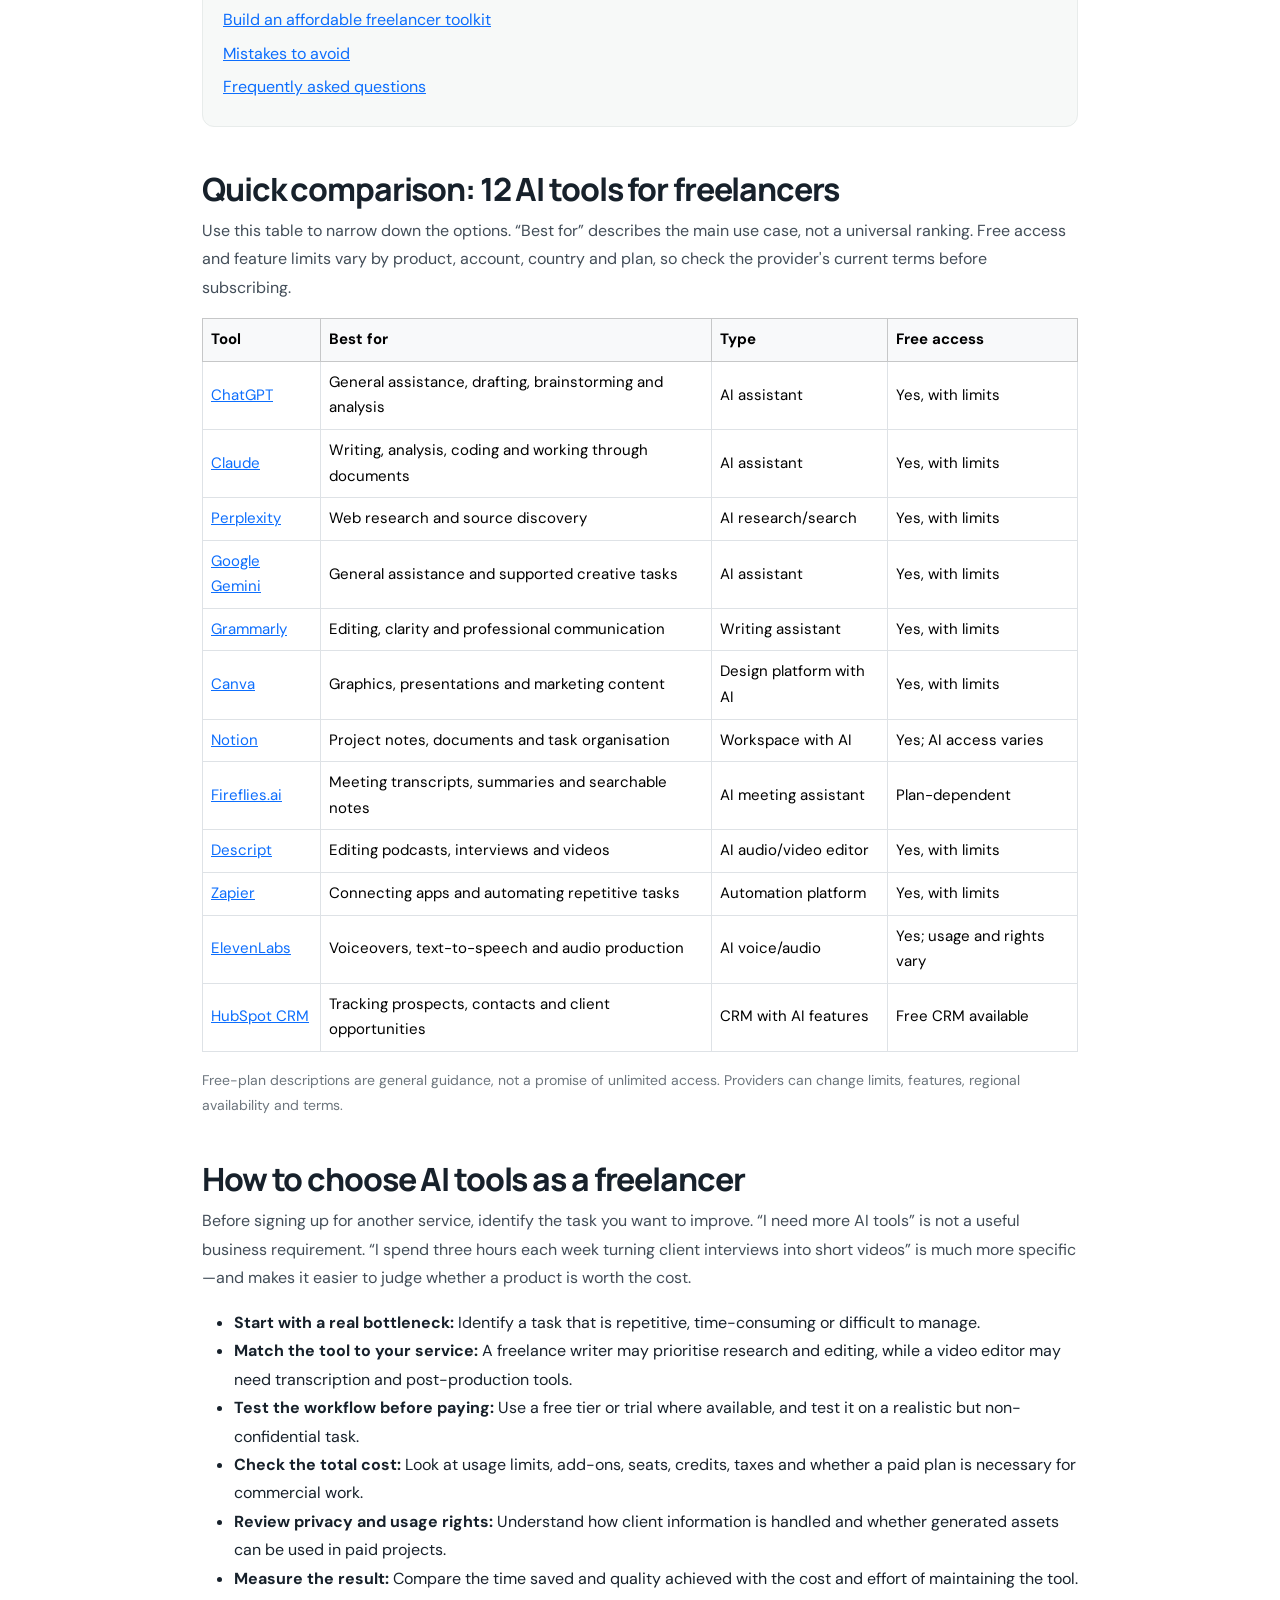
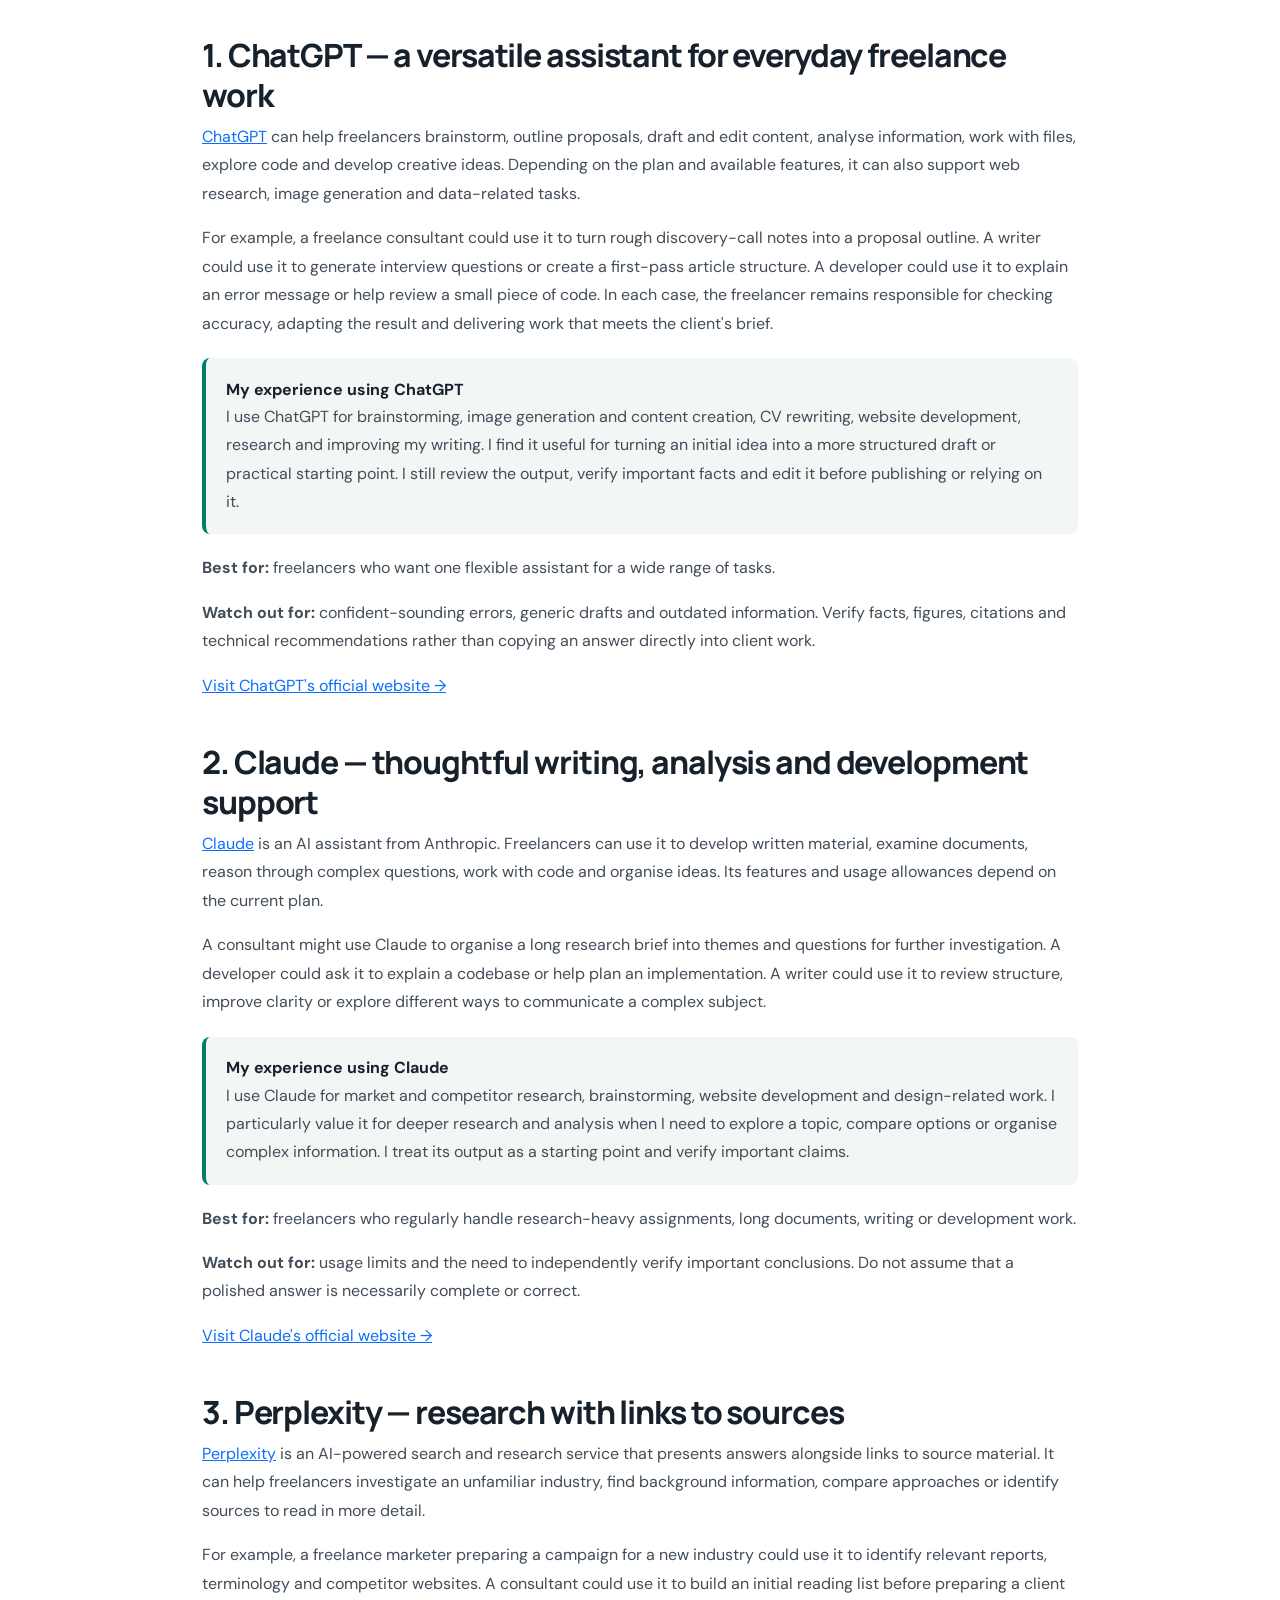
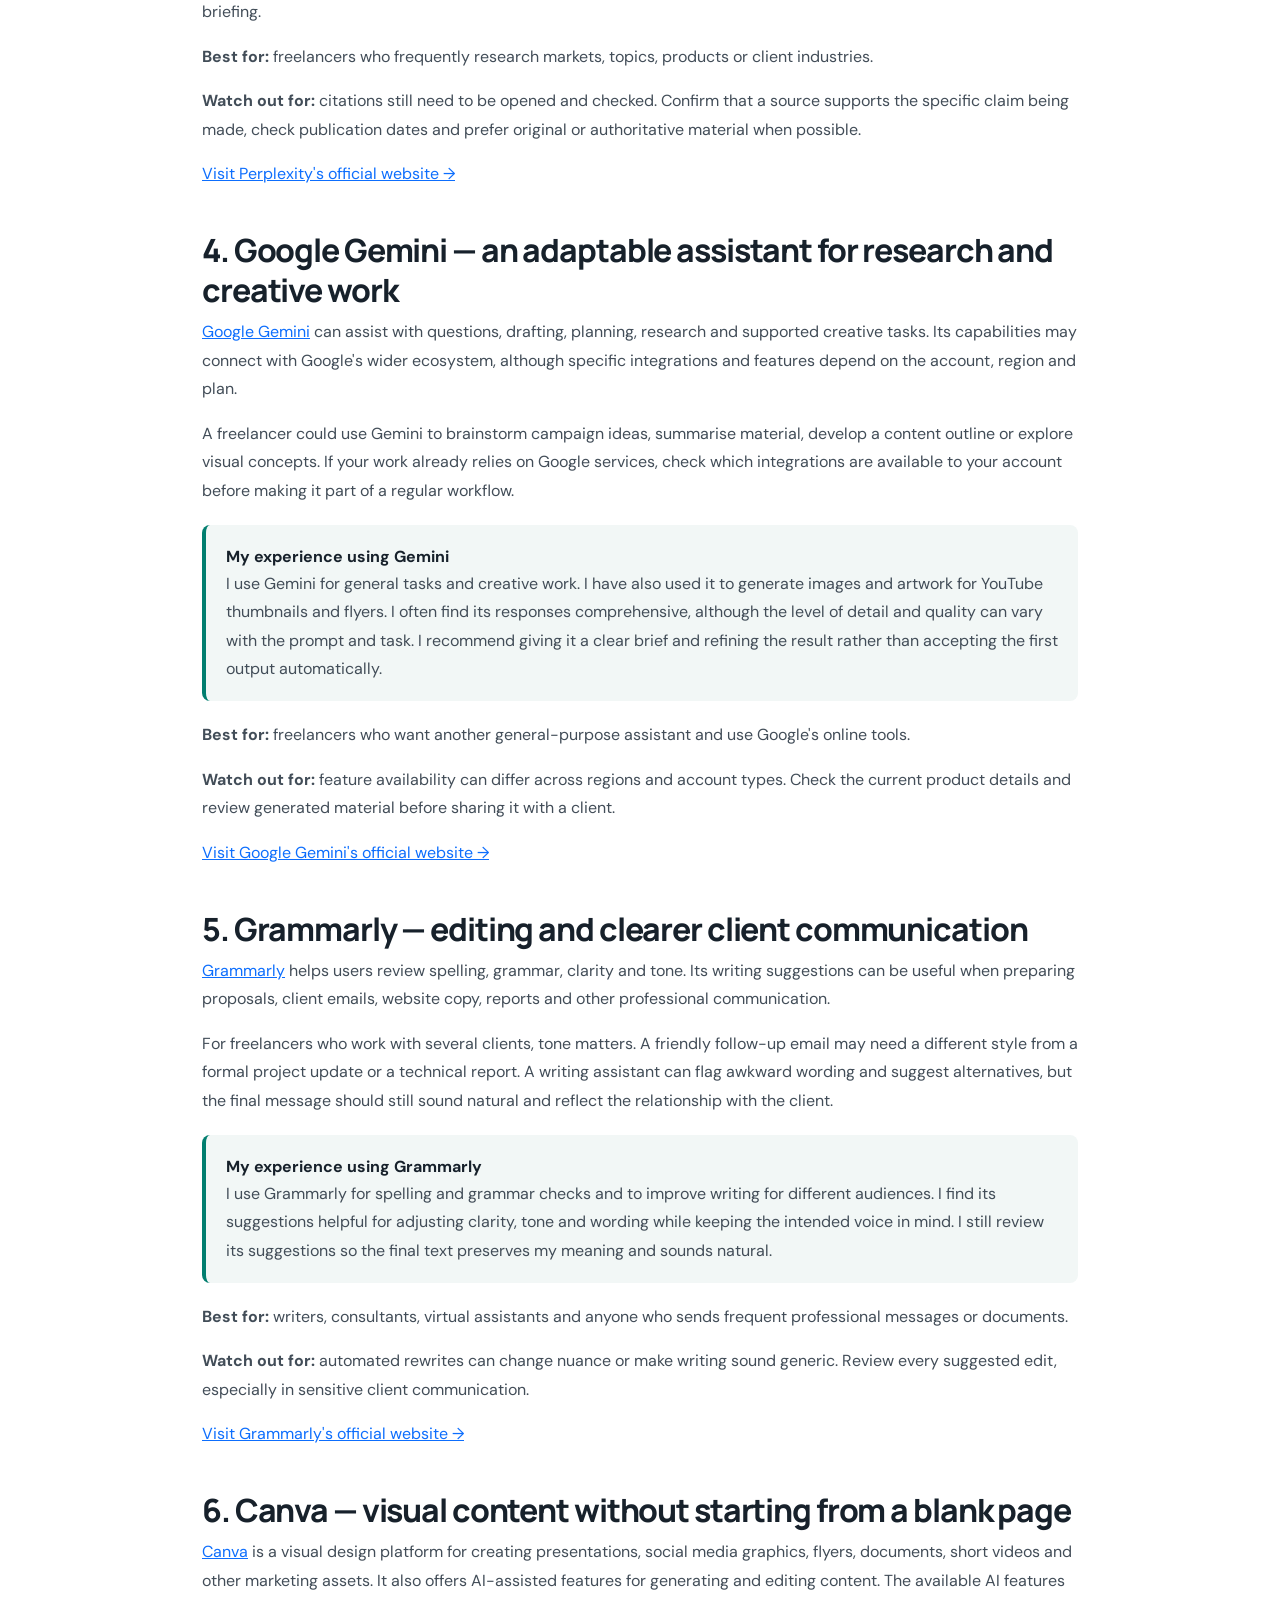
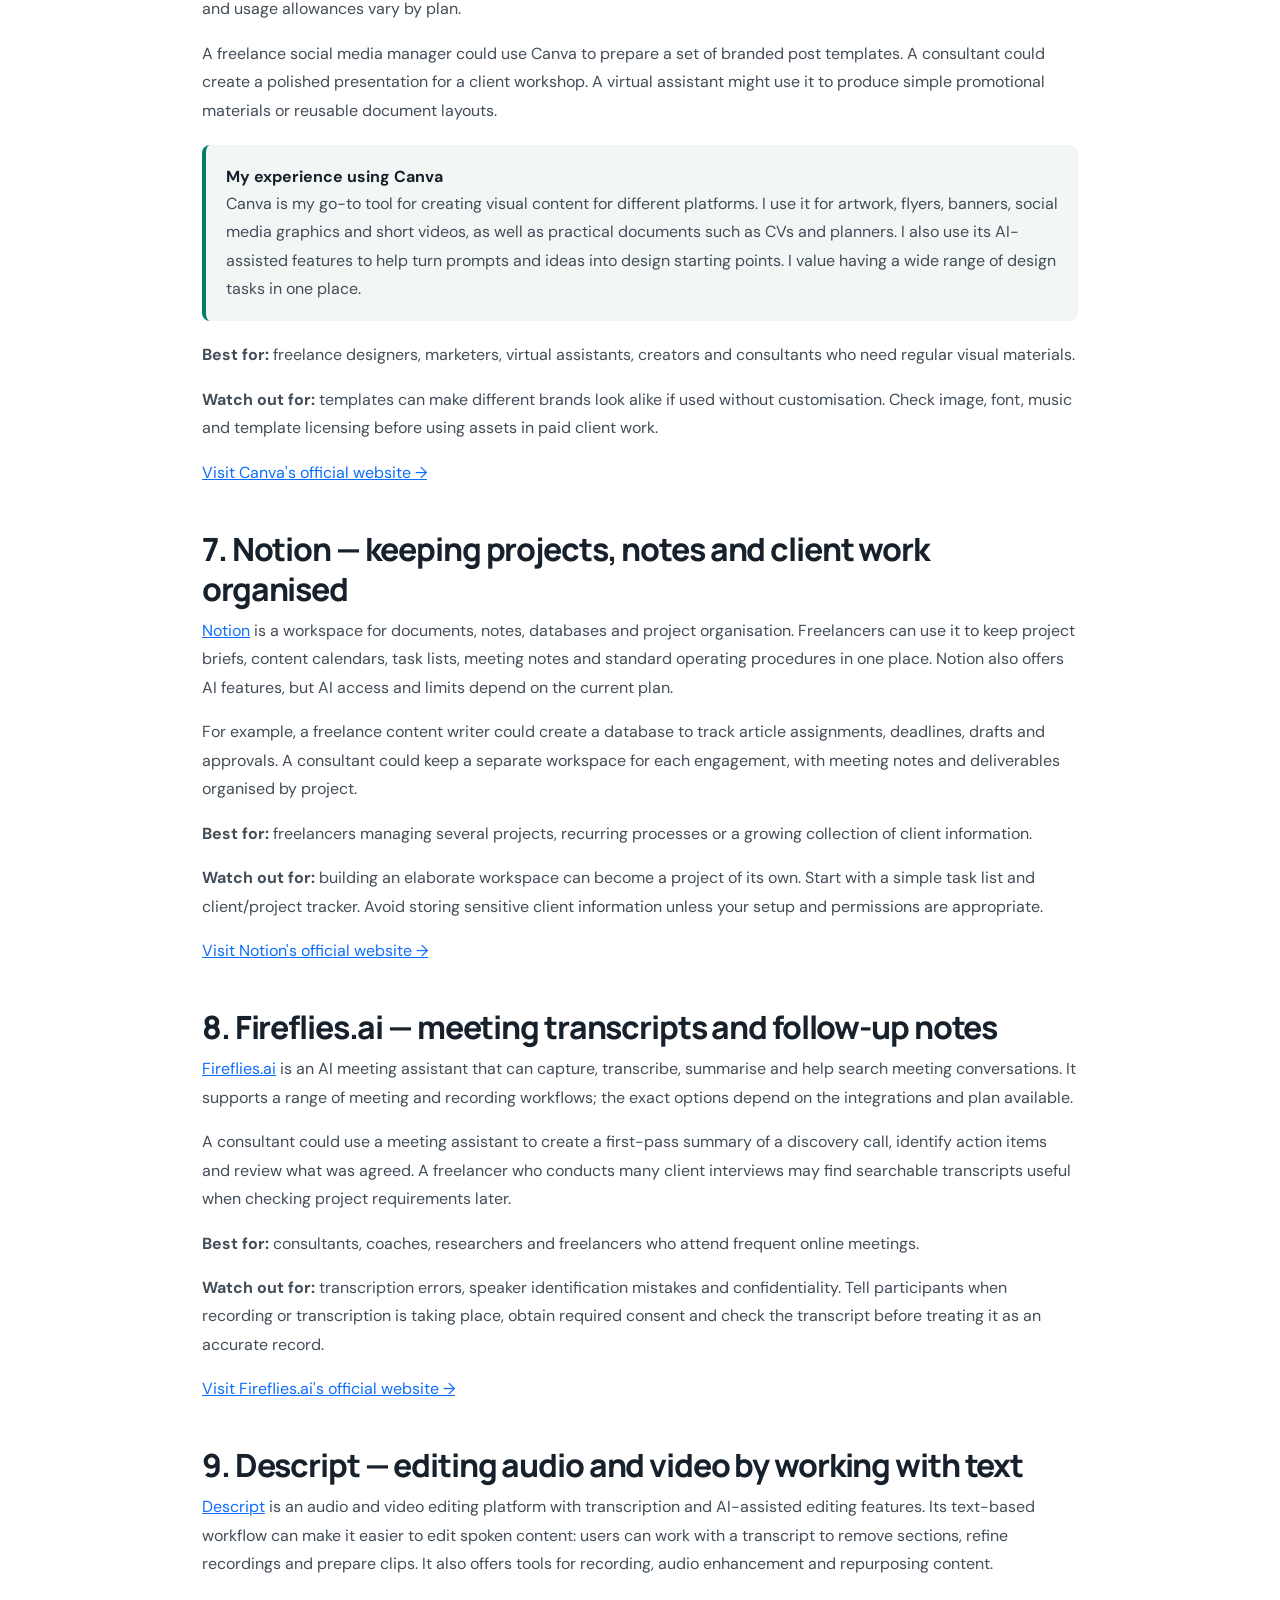
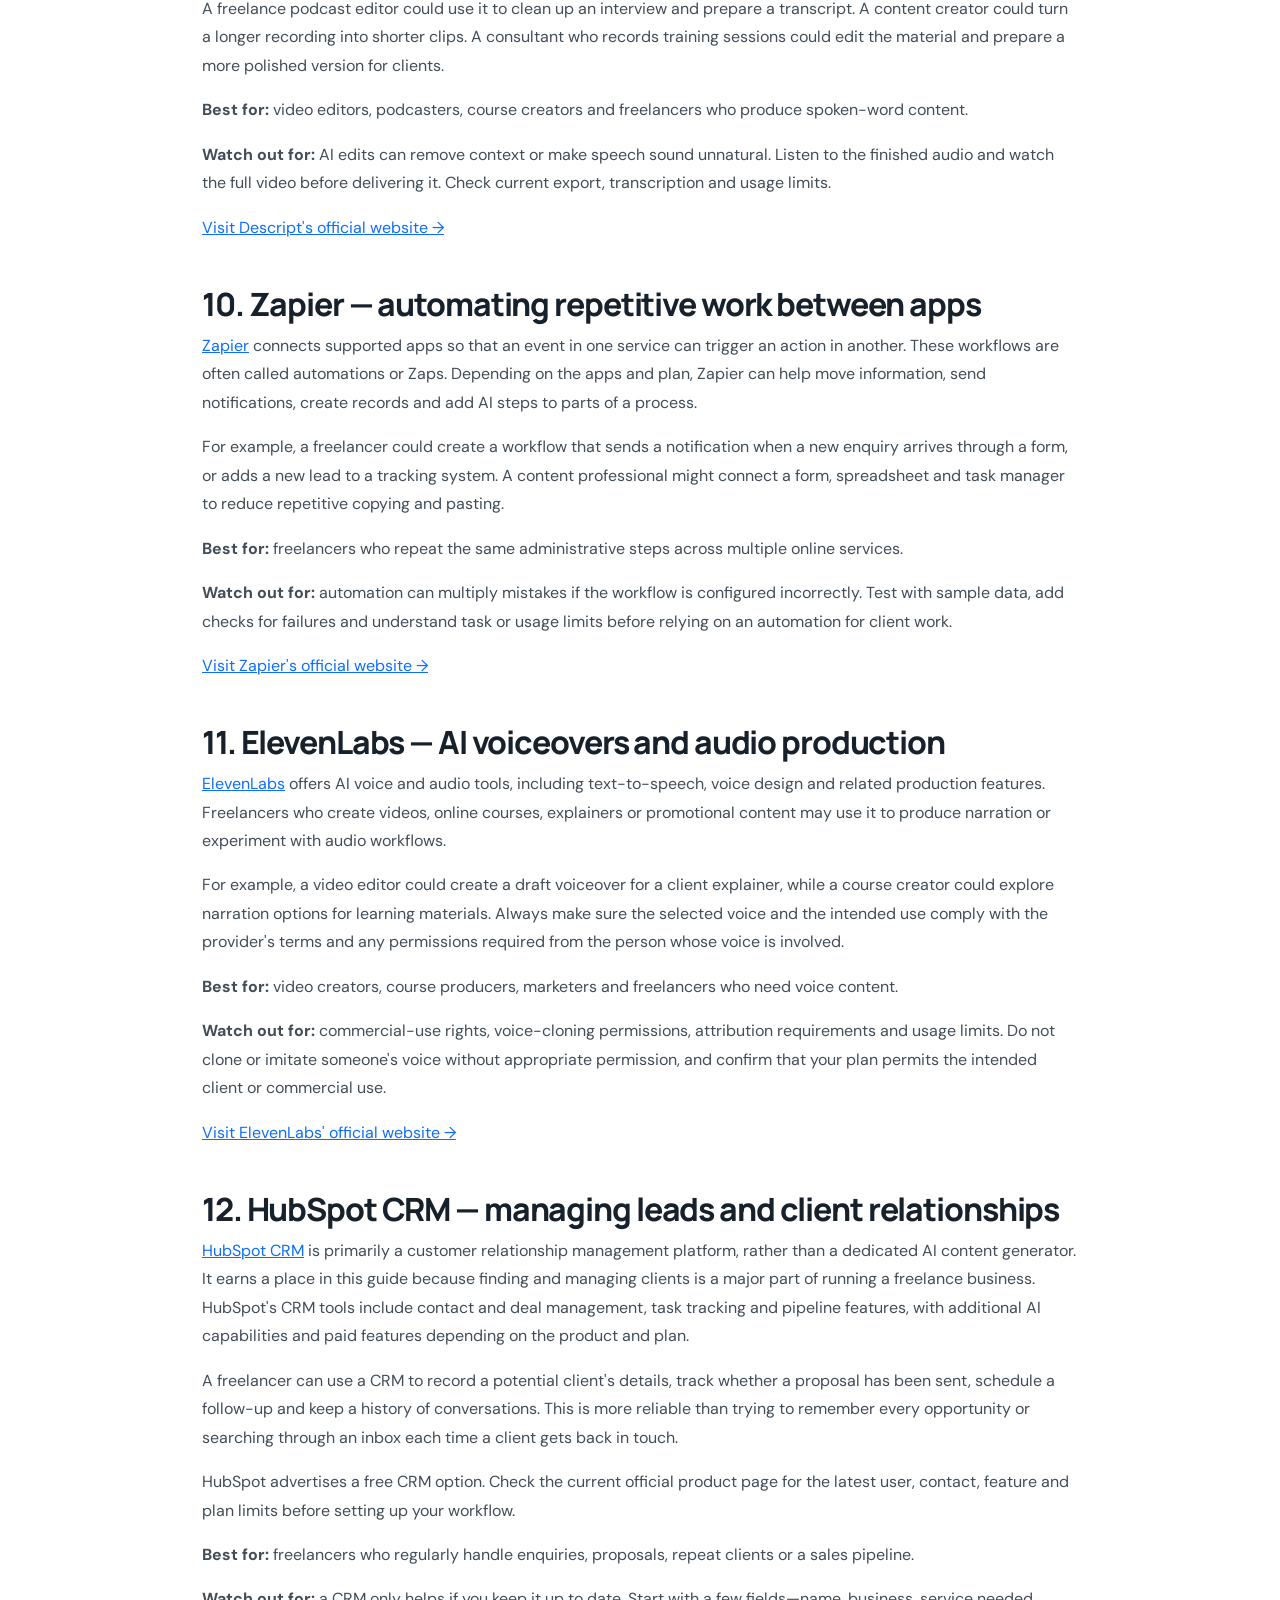
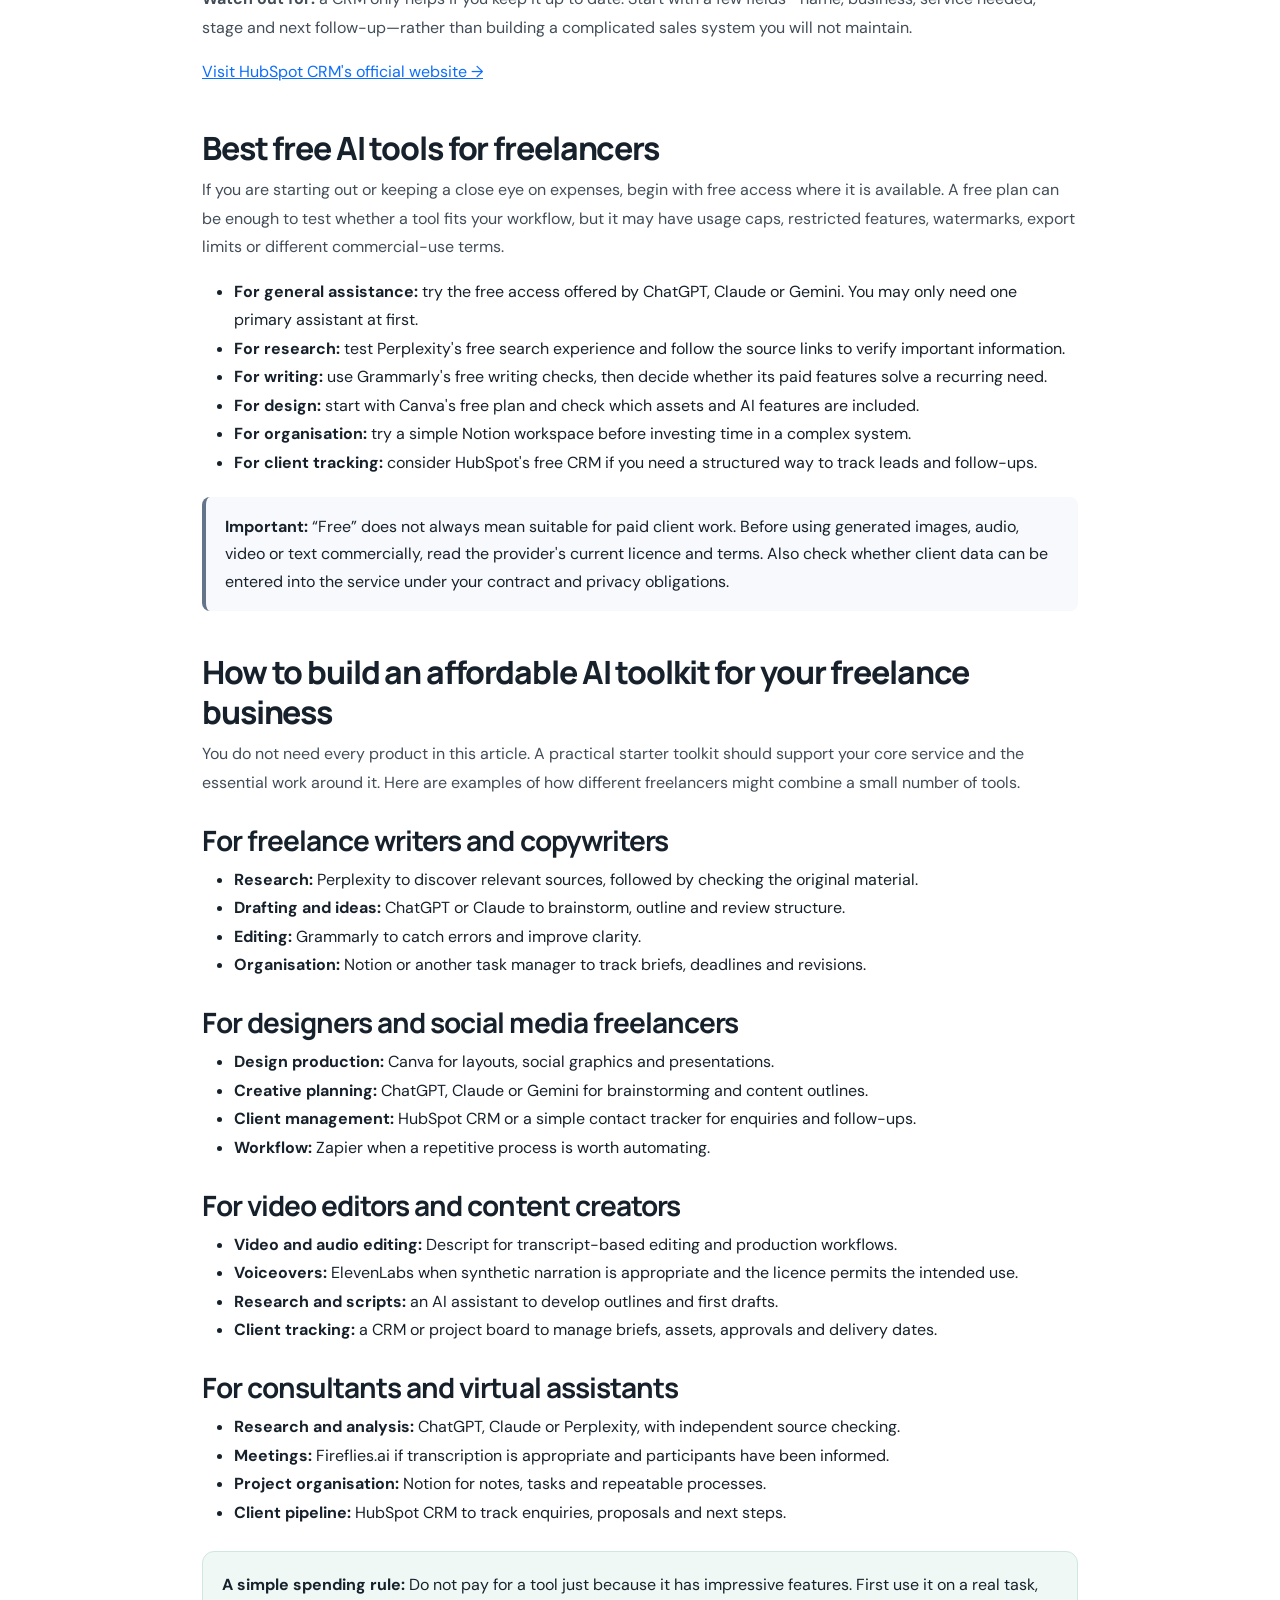
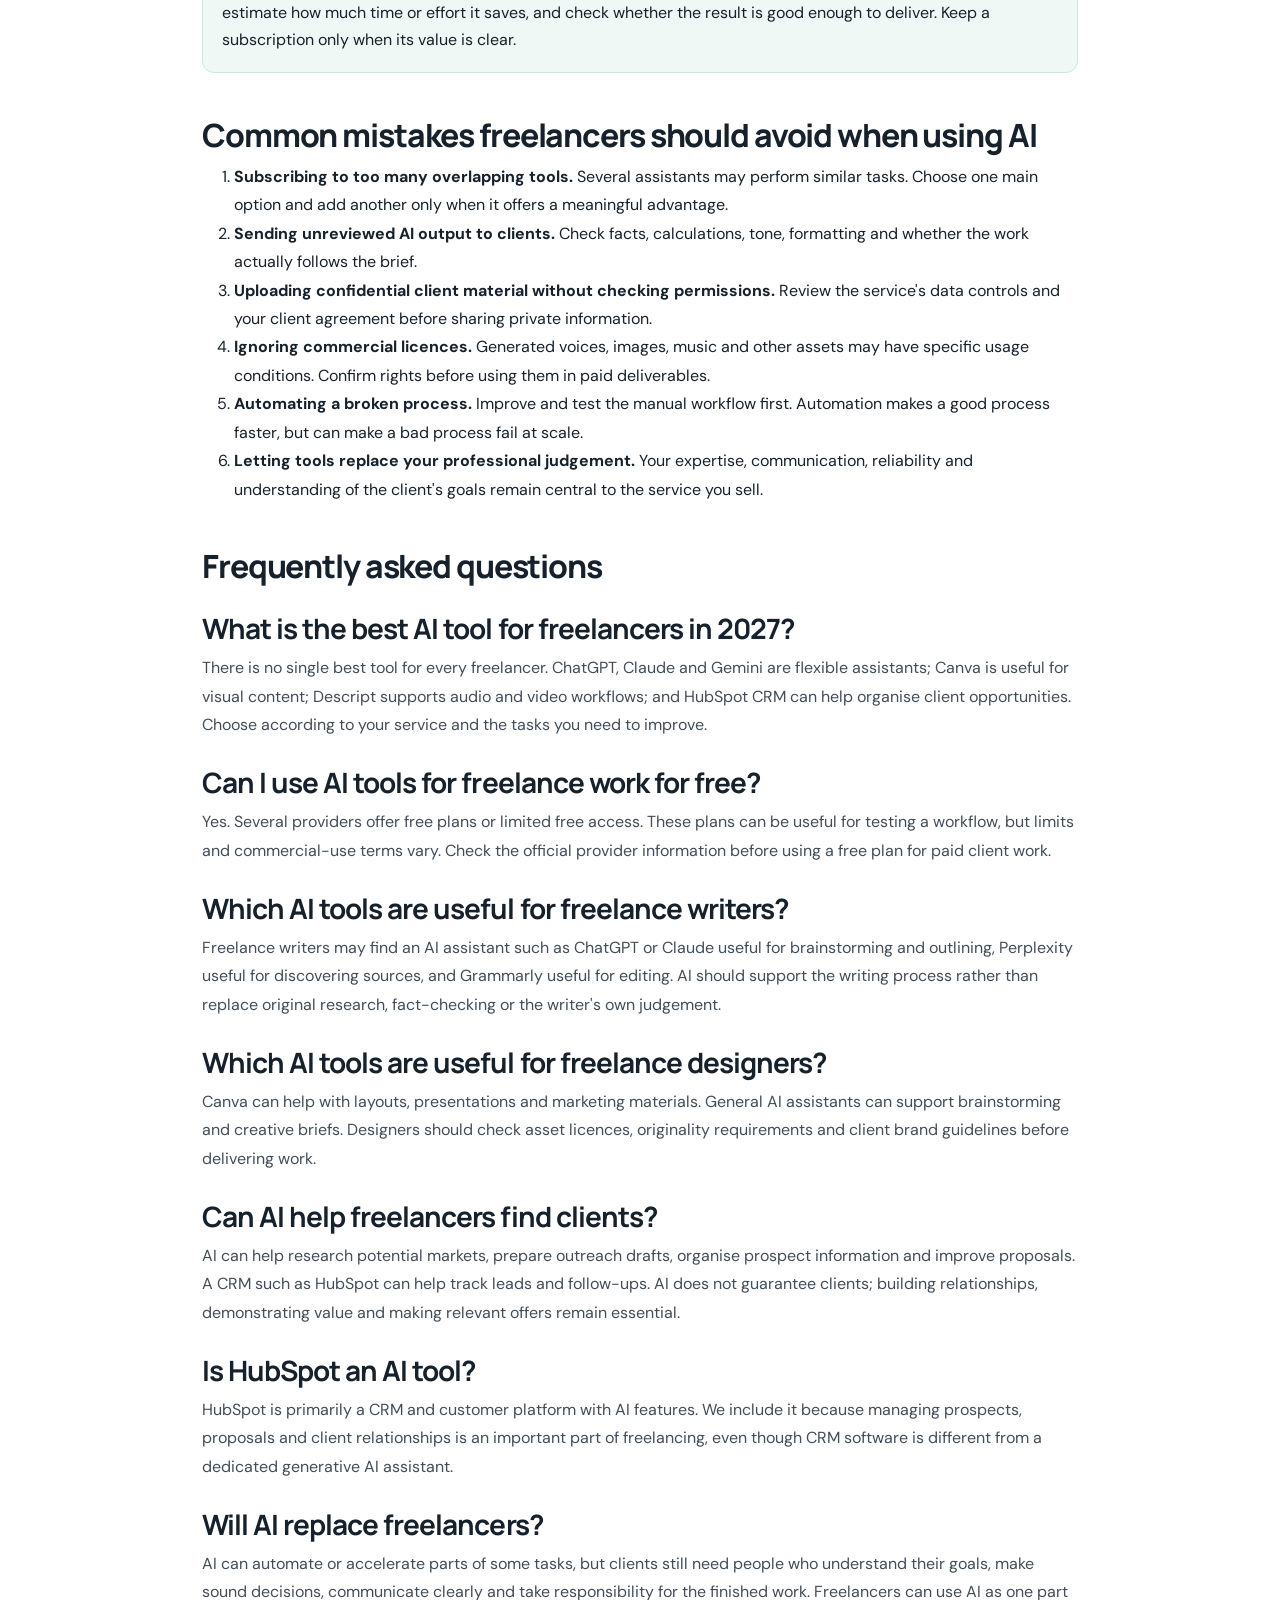
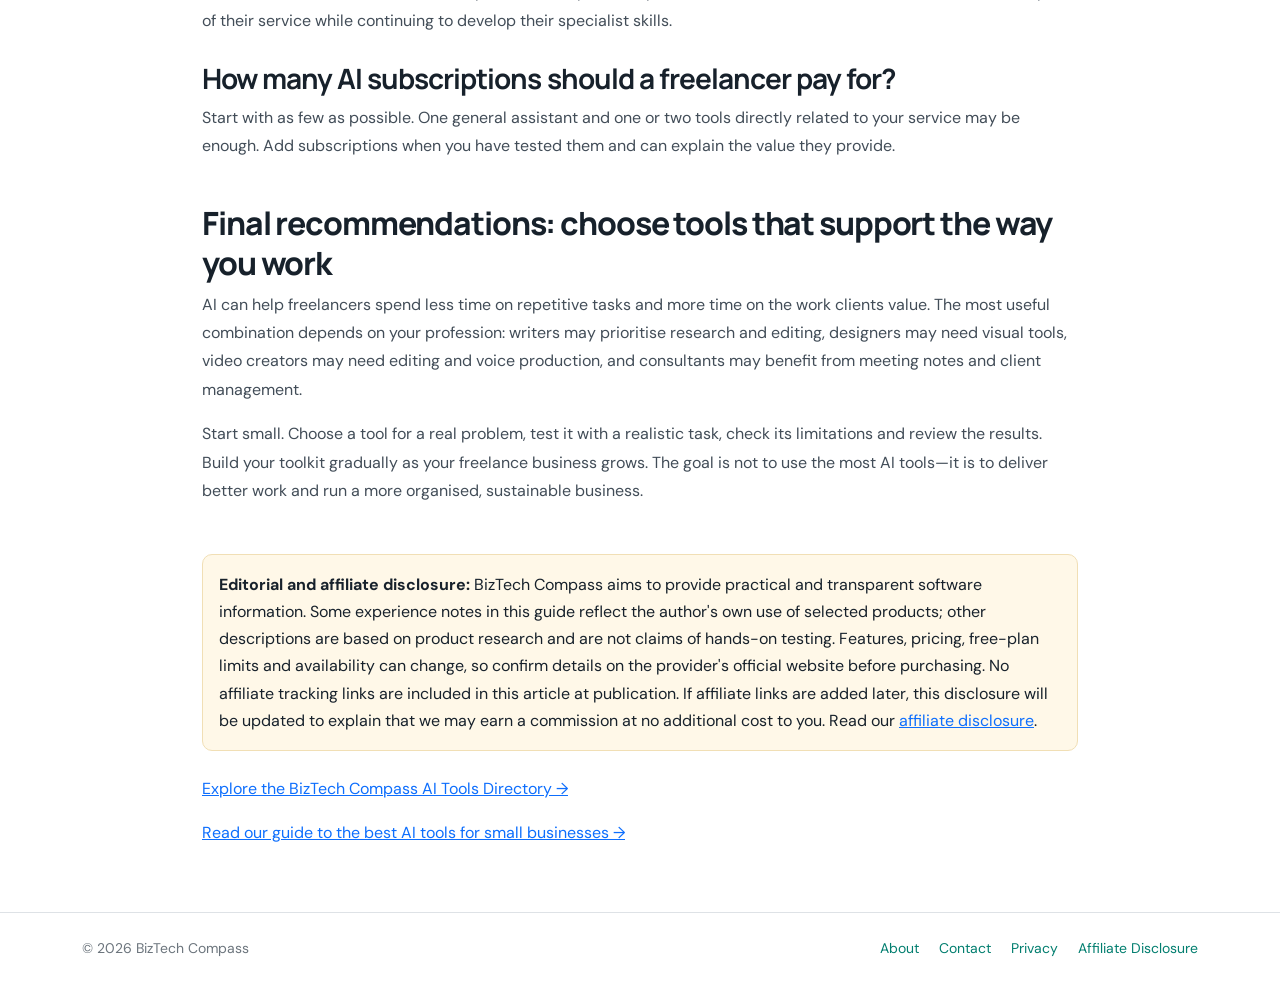
<file: best-ai-tools-for-freelancers.html>
<!doctype html>
<html lang="en">
<head>
  <meta charset="utf-8">
  <meta name="viewport" content="width=device-width, initial-scale=1">
  <title>12 Best AI Tools for Freelancers in 2027 | BizTech Compass</title>
  <meta name="description" content="Discover 12 useful AI tools for freelancers in 2027. Compare assistants, research, writing, design, meetings, video, automation and client-management tools.">
  <meta name="robots" content="index,follow">
  <link rel="canonical" href="https://the-ai-business-guide.pages.dev/best-ai-tools-for-freelancers.html">
  <meta property="og:type" content="article">
  <meta property="og:title" content="12 Best AI Tools for Freelancers in 2027 | BizTech Compass">
  <meta property="og:description" content="A practical guide to AI tools that help freelancers research, create, communicate with clients and manage their businesses.">
  <meta property="og:url" content="https://the-ai-business-guide.pages.dev/best-ai-tools-for-freelancers.html">
  <meta property="og:site_name" content="BizTech Compass">
  <meta name="twitter:card" content="summary_large_image">
  <link href="https://cdn.jsdelivr.net/npm/bootstrap@5.3.3/dist/css/bootstrap.min.css" rel="stylesheet">
  <link rel="stylesheet" href="assets/style.css">
  <style>
    .article-wrap{max-width:900px}
    .article-hero{background:linear-gradient(135deg,#eef7f5,#f4f8fb);padding:4rem 0}
    .article-wrap h2{margin-top:2.6rem;font-weight:750;scroll-margin-top:90px}
    .article-wrap h3{margin-top:1.6rem;font-weight:700}
    .article-wrap p,.article-wrap li{line-height:1.78}
    .article-wrap figure{margin:1.5rem 0 2rem}
    .article-wrap figure img{width:100%;height:auto;border:1px solid #e6e8ef;border-radius:14px}
    .article-wrap figcaption{font-size:.9rem;color:#59636e;margin-top:.55rem}
    .article-toc{background:#f7f9f8;border:1px solid #e8eceb;border-radius:12px;padding:1.25rem}
    .article-toc a{display:block;margin:.38rem 0}
    .comparison{font-size:.94rem}
    .comparison th{white-space:nowrap}
    .experience-note{background:#f2f7f6;border-left:4px solid #027e6f;padding:1.1rem 1.25rem;border-radius:8px;margin:1.25rem 0}
    .research-note{background:#f7f9fc;border-left:4px solid #64748b;padding:1rem 1.2rem;border-radius:8px;margin:1.25rem 0}
    .tip-box{background:#eff8f5;border:1px solid #cfe7df;border-radius:12px;padding:1.2rem;margin:1.5rem 0}
    .disclosure{background:#fff8e8;border:1px solid #f1dfb5;border-radius:10px;padding:1rem}
    .tool-meta{font-size:.92rem;color:#59636e}
    .article-wrap .btn-primary{background:#027e6f;border-color:#027e6f;color:#fff}
    .article-wrap .btn-primary:hover{background:#01685c;border-color:#01685c;color:#fff}
    @media(max-width:768px){.article-hero{padding:3rem 0}.comparison{font-size:.88rem}}
  </style>
  <script type="application/ld+json">
  {
    "@context":"https://schema.org",
    "@type":"Article",
    "headline":"12 Best AI Tools for Freelancers in 2027: Work Smarter, Save Time and Grow Your Business",
    "description":"A practical guide to AI tools that help freelancers research, create, communicate with clients and manage their businesses.",
    "author":{"@type":"Organization","name":"BizTech Compass"},
    "publisher":{"@type":"Organization","name":"BizTech Compass"},
    "mainEntityOfPage":"https://the-ai-business-guide.pages.dev/best-ai-tools-for-freelancers.html",
    "datePublished":"2026-11-18",
    "dateModified":"2026-11-24"
  }
  </script>
</head>
<body>
<nav class="navbar navbar-expand-lg navbar-light bg-white sticky-top border-bottom">
  <div class="container">
    <a class="navbar-brand fw-bold" href="index.html"><span class="brand-mark" aria-hidden="true">✧</span><span>BizTech <span class="brand-accent">Compass</span></span></a>
    <button class="navbar-toggler" type="button" data-bs-toggle="collapse" data-bs-target="#nav" aria-controls="nav" aria-expanded="false" aria-label="Toggle navigation"><span class="navbar-toggler-icon"></span></button>
    <div class="collapse navbar-collapse" id="nav"><ul class="navbar-nav ms-auto align-items-lg-center gap-lg-3">
      <li class="nav-item"><a class="nav-link" href="ai-tools.html">AI Tools</a></li>
      <li class="nav-item"><a class="nav-link" href="index.html#articles">Guides &amp; Articles</a></li>
      <li class="nav-item"><a class="nav-link" href="automation.html">Automation</a></li>
      <li class="nav-item"><a class="nav-link" href="crm.html">CRM Software</a></li>
      <li class="nav-item"><a class="nav-link" href="productivity.html">Productivity</a></li>
      <li class="nav-item"><a class="nav-link" href="website-tools.html">Website Tools</a></li>
    </ul></div>
  </div>
</nav>

<header class="article-hero">
  <div class="container article-wrap">
    <span class="eyebrow">BIZTECH COMPASS · FREELANCER'S GUIDE · 2027</span>
    <h1 class="display-5 fw-bold mt-3">12 Best AI Tools for Freelancers in 2027: Work Smarter, Save Time and Grow Your Business</h1>
    <p class="lead text-secondary mt-3">A practical guide to choosing AI tools for research, writing, design, meetings, content production, automation and client management—without paying for more software than you need.</p>
    <p class="small text-secondary mb-0">Published: November 2026 · By BizTech Compass</p>
  </div>
</header>

<main class="container article-wrap py-5">
  <p>Freelancing means doing more than delivering work for clients. You may also need to find prospects, prepare proposals, research unfamiliar topics, create content, organise projects, attend meetings, send invoices and keep track of follow-ups. When you work independently, these responsibilities can compete for the same limited hours.</p>
  <p>The right AI and business software can help reduce some of that workload. An AI assistant can help you plan a proposal or develop a first draft. A design platform can speed up social graphics. A meeting assistant can turn a conversation into searchable notes, while a CRM can help you remember who to contact next.</p>
  <p>This guide compares 12 tools across different parts of a freelance business. It is designed to help you choose based on the work you actually do—not to suggest that you need all 12 subscriptions. Some tools are dedicated AI products; others are business platforms with AI features or automation capabilities. We identify that difference where it matters.</p>

  <div class="tip-box">
    <strong>Quick recommendation:</strong> Start with one general AI assistant, one tool that supports your main service, and a simple system for managing clients and tasks. Add more software only when you can identify a recurring problem it solves.
  </div>

  <div class="article-toc my-4">
    <strong>In this guide</strong>
    <a href="#quick-comparison">Quick comparison of the 12 tools</a>
    <a href="#choose">How to choose AI tools as a freelancer</a>
    <a href="#chatgpt">1. ChatGPT</a>
    <a href="#claude">2. Claude</a>
    <a href="#perplexity">3. Perplexity</a>
    <a href="#gemini">4. Google Gemini</a>
    <a href="#grammarly">5. Grammarly</a>
    <a href="#canva">6. Canva</a>
    <a href="#notion">7. Notion</a>
    <a href="#fireflies">8. Fireflies.ai</a>
    <a href="#descript">9. Descript</a>
    <a href="#zapier">10. Zapier</a>
    <a href="#elevenlabs">11. ElevenLabs</a>
    <a href="#hubspot">12. HubSpot CRM</a>
    <a href="#free-tools">Best free AI tools for freelancers</a>
    <a href="#starter-kit">Build an affordable freelancer toolkit</a>
    <a href="#mistakes">Mistakes to avoid</a>
    <a href="#faq">Frequently asked questions</a>
  </div>

  <h2 id="quick-comparison">Quick comparison: 12 AI tools for freelancers</h2>
  <p>Use this table to narrow down the options. “Best for” describes the main use case, not a universal ranking. Free access and feature limits vary by product, account, country and plan, so check the provider's current terms before subscribing.</p>
  <div class="table-responsive">
    <table class="table table-bordered align-middle comparison">
      <thead class="table-light"><tr><th>Tool</th><th>Best for</th><th>Type</th><th>Free access</th></tr></thead>
      <tbody>
        <tr><td><a href="https://chatgpt.com/" target="_blank" rel="noopener noreferrer">ChatGPT</a></td><td>General assistance, drafting, brainstorming and analysis</td><td>AI assistant</td><td>Yes, with limits</td></tr>
        <tr><td><a href="https://claude.ai/" target="_blank" rel="noopener noreferrer">Claude</a></td><td>Writing, analysis, coding and working through documents</td><td>AI assistant</td><td>Yes, with limits</td></tr>
        <tr><td><a href="https://www.perplexity.ai/" target="_blank" rel="noopener noreferrer">Perplexity</a></td><td>Web research and source discovery</td><td>AI research/search</td><td>Yes, with limits</td></tr>
        <tr><td><a href="https://gemini.google.com/" target="_blank" rel="noopener noreferrer">Google Gemini</a></td><td>General assistance and supported creative tasks</td><td>AI assistant</td><td>Yes, with limits</td></tr>
        <tr><td><a href="https://www.grammarly.com/" target="_blank" rel="noopener noreferrer">Grammarly</a></td><td>Editing, clarity and professional communication</td><td>Writing assistant</td><td>Yes, with limits</td></tr>
        <tr><td><a href="https://www.canva.com/" target="_blank" rel="noopener noreferrer">Canva</a></td><td>Graphics, presentations and marketing content</td><td>Design platform with AI</td><td>Yes, with limits</td></tr>
        <tr><td><a href="https://www.notion.com/" target="_blank" rel="noopener noreferrer">Notion</a></td><td>Project notes, documents and task organisation</td><td>Workspace with AI</td><td>Yes; AI access varies</td></tr>
        <tr><td><a href="https://fireflies.ai/" target="_blank" rel="noopener noreferrer">Fireflies.ai</a></td><td>Meeting transcripts, summaries and searchable notes</td><td>AI meeting assistant</td><td>Plan-dependent</td></tr>
        <tr><td><a href="https://www.descript.com/" target="_blank" rel="noopener noreferrer">Descript</a></td><td>Editing podcasts, interviews and videos</td><td>AI audio/video editor</td><td>Yes, with limits</td></tr>
        <tr><td><a href="https://zapier.com/" target="_blank" rel="noopener noreferrer">Zapier</a></td><td>Connecting apps and automating repetitive tasks</td><td>Automation platform</td><td>Yes, with limits</td></tr>
        <tr><td><a href="https://elevenlabs.io/" target="_blank" rel="noopener noreferrer">ElevenLabs</a></td><td>Voiceovers, text-to-speech and audio production</td><td>AI voice/audio</td><td>Yes; usage and rights vary</td></tr>
        <tr><td><a href="https://www.hubspot.com/products/crm" target="_blank" rel="noopener noreferrer">HubSpot CRM</a></td><td>Tracking prospects, contacts and client opportunities</td><td>CRM with AI features</td><td>Free CRM available</td></tr>
      </tbody>
    </table>
  </div>
  <p class="small text-secondary">Free-plan descriptions are general guidance, not a promise of unlimited access. Providers can change limits, features, regional availability and terms.</p>

  <h2 id="choose">How to choose AI tools as a freelancer</h2>
  <p>Before signing up for another service, identify the task you want to improve. “I need more AI tools” is not a useful business requirement. “I spend three hours each week turning client interviews into short videos” is much more specific—and makes it easier to judge whether a product is worth the cost.</p>
  <ul>
    <li><strong>Start with a real bottleneck:</strong> Identify a task that is repetitive, time-consuming or difficult to manage.</li>
    <li><strong>Match the tool to your service:</strong> A freelance writer may prioritise research and editing, while a video editor may need transcription and post-production tools.</li>
    <li><strong>Test the workflow before paying:</strong> Use a free tier or trial where available, and test it on a realistic but non-confidential task.</li>
    <li><strong>Check the total cost:</strong> Look at usage limits, add-ons, seats, credits, taxes and whether a paid plan is necessary for commercial work.</li>
    <li><strong>Review privacy and usage rights:</strong> Understand how client information is handled and whether generated assets can be used in paid projects.</li>
    <li><strong>Measure the result:</strong> Compare the time saved and quality achieved with the cost and effort of maintaining the tool.</li>
  </ul>

  <h2 id="chatgpt">1. ChatGPT — a versatile assistant for everyday freelance work</h2>
  <p><a href="https://chatgpt.com/" target="_blank" rel="noopener noreferrer">ChatGPT</a> can help freelancers brainstorm, outline proposals, draft and edit content, analyse information, work with files, explore code and develop creative ideas. Depending on the plan and available features, it can also support web research, image generation and data-related tasks.</p>
  <p>For example, a freelance consultant could use it to turn rough discovery-call notes into a proposal outline. A writer could use it to generate interview questions or create a first-pass article structure. A developer could use it to explain an error message or help review a small piece of code. In each case, the freelancer remains responsible for checking accuracy, adapting the result and delivering work that meets the client's brief.</p>
  <div class="experience-note"><strong>My experience using ChatGPT</strong><p class="mb-0">I use ChatGPT for brainstorming, image generation and content creation, CV rewriting, website development, research and improving my writing. I find it useful for turning an initial idea into a more structured draft or practical starting point. I still review the output, verify important facts and edit it before publishing or relying on it.</p></div>
  <p><strong>Best for:</strong> freelancers who want one flexible assistant for a wide range of tasks.</p>
  <p><strong>Watch out for:</strong> confident-sounding errors, generic drafts and outdated information. Verify facts, figures, citations and technical recommendations rather than copying an answer directly into client work.</p>
  <p><a href="https://chatgpt.com/" target="_blank" rel="noopener noreferrer">Visit ChatGPT's official website →</a></p>

  <h2 id="claude">2. Claude — thoughtful writing, analysis and development support</h2>
  <p><a href="https://claude.ai/" target="_blank" rel="noopener noreferrer">Claude</a> is an AI assistant from Anthropic. Freelancers can use it to develop written material, examine documents, reason through complex questions, work with code and organise ideas. Its features and usage allowances depend on the current plan.</p>
  <p>A consultant might use Claude to organise a long research brief into themes and questions for further investigation. A developer could ask it to explain a codebase or help plan an implementation. A writer could use it to review structure, improve clarity or explore different ways to communicate a complex subject.</p>
  <div class="experience-note"><strong>My experience using Claude</strong><p class="mb-0">I use Claude for market and competitor research, brainstorming, website development and design-related work. I particularly value it for deeper research and analysis when I need to explore a topic, compare options or organise complex information. I treat its output as a starting point and verify important claims.</p></div>
  <p><strong>Best for:</strong> freelancers who regularly handle research-heavy assignments, long documents, writing or development work.</p>
  <p><strong>Watch out for:</strong> usage limits and the need to independently verify important conclusions. Do not assume that a polished answer is necessarily complete or correct.</p>
  <p><a href="https://claude.ai/" target="_blank" rel="noopener noreferrer">Visit Claude's official website →</a></p>

  <h2 id="perplexity">3. Perplexity — research with links to sources</h2>
  <p><a href="https://www.perplexity.ai/" target="_blank" rel="noopener noreferrer">Perplexity</a> is an AI-powered search and research service that presents answers alongside links to source material. It can help freelancers investigate an unfamiliar industry, find background information, compare approaches or identify sources to read in more detail.</p>
  <p>For example, a freelance marketer preparing a campaign for a new industry could use it to identify relevant reports, terminology and competitor websites. A consultant could use it to build an initial reading list before preparing a client briefing.</p>
  <p><strong>Best for:</strong> freelancers who frequently research markets, topics, products or client industries.</p>
  <p><strong>Watch out for:</strong> citations still need to be opened and checked. Confirm that a source supports the specific claim being made, check publication dates and prefer original or authoritative material when possible.</p>
  <p><a href="https://www.perplexity.ai/" target="_blank" rel="noopener noreferrer">Visit Perplexity's official website →</a></p>

  <h2 id="gemini">4. Google Gemini — an adaptable assistant for research and creative work</h2>
  <p><a href="https://gemini.google.com/" target="_blank" rel="noopener noreferrer">Google Gemini</a> can assist with questions, drafting, planning, research and supported creative tasks. Its capabilities may connect with Google's wider ecosystem, although specific integrations and features depend on the account, region and plan.</p>
  <p>A freelancer could use Gemini to brainstorm campaign ideas, summarise material, develop a content outline or explore visual concepts. If your work already relies on Google services, check which integrations are available to your account before making it part of a regular workflow.</p>
  <div class="experience-note"><strong>My experience using Gemini</strong><p class="mb-0">I use Gemini for general tasks and creative work. I have also used it to generate images and artwork for YouTube thumbnails and flyers. I often find its responses comprehensive, although the level of detail and quality can vary with the prompt and task. I recommend giving it a clear brief and refining the result rather than accepting the first output automatically.</p></div>
  <p><strong>Best for:</strong> freelancers who want another general-purpose assistant and use Google's online tools.</p>
  <p><strong>Watch out for:</strong> feature availability can differ across regions and account types. Check the current product details and review generated material before sharing it with a client.</p>
  <p><a href="https://gemini.google.com/" target="_blank" rel="noopener noreferrer">Visit Google Gemini's official website →</a></p>

  <h2 id="grammarly">5. Grammarly — editing and clearer client communication</h2>
  <p><a href="https://www.grammarly.com/" target="_blank" rel="noopener noreferrer">Grammarly</a> helps users review spelling, grammar, clarity and tone. Its writing suggestions can be useful when preparing proposals, client emails, website copy, reports and other professional communication.</p>
  <p>For freelancers who work with several clients, tone matters. A friendly follow-up email may need a different style from a formal project update or a technical report. A writing assistant can flag awkward wording and suggest alternatives, but the final message should still sound natural and reflect the relationship with the client.</p>
  <div class="experience-note"><strong>My experience using Grammarly</strong><p class="mb-0">I use Grammarly for spelling and grammar checks and to improve writing for different audiences. I find its suggestions helpful for adjusting clarity, tone and wording while keeping the intended voice in mind. I still review its suggestions so the final text preserves my meaning and sounds natural.</p></div>
  <p><strong>Best for:</strong> writers, consultants, virtual assistants and anyone who sends frequent professional messages or documents.</p>
  <p><strong>Watch out for:</strong> automated rewrites can change nuance or make writing sound generic. Review every suggested edit, especially in sensitive client communication.</p>
  <p><a href="https://www.grammarly.com/" target="_blank" rel="noopener noreferrer">Visit Grammarly's official website →</a></p>

  <h2 id="canva">6. Canva — visual content without starting from a blank page</h2>
  <p><a href="https://www.canva.com/" target="_blank" rel="noopener noreferrer">Canva</a> is a visual design platform for creating presentations, social media graphics, flyers, documents, short videos and other marketing assets. It also offers AI-assisted features for generating and editing content. The available AI features and usage allowances vary by plan.</p>
  <p>A freelance social media manager could use Canva to prepare a set of branded post templates. A consultant could create a polished presentation for a client workshop. A virtual assistant might use it to produce simple promotional materials or reusable document layouts.</p>
  <div class="experience-note"><strong>My experience using Canva</strong><p class="mb-0">Canva is my go-to tool for creating visual content for different platforms. I use it for artwork, flyers, banners, social media graphics and short videos, as well as practical documents such as CVs and planners. I also use its AI-assisted features to help turn prompts and ideas into design starting points. I value having a wide range of design tasks in one place.</p></div>
  <p><strong>Best for:</strong> freelance designers, marketers, virtual assistants, creators and consultants who need regular visual materials.</p>
  <p><strong>Watch out for:</strong> templates can make different brands look alike if used without customisation. Check image, font, music and template licensing before using assets in paid client work.</p>
  <p><a href="https://www.canva.com/" target="_blank" rel="noopener noreferrer">Visit Canva's official website →</a></p>

  <h2 id="notion">7. Notion — keeping projects, notes and client work organised</h2>
  <p><a href="https://www.notion.com/" target="_blank" rel="noopener noreferrer">Notion</a> is a workspace for documents, notes, databases and project organisation. Freelancers can use it to keep project briefs, content calendars, task lists, meeting notes and standard operating procedures in one place. Notion also offers AI features, but AI access and limits depend on the current plan.</p>
  <p>For example, a freelance content writer could create a database to track article assignments, deadlines, drafts and approvals. A consultant could keep a separate workspace for each engagement, with meeting notes and deliverables organised by project.</p>
  <p><strong>Best for:</strong> freelancers managing several projects, recurring processes or a growing collection of client information.</p>
  <p><strong>Watch out for:</strong> building an elaborate workspace can become a project of its own. Start with a simple task list and client/project tracker. Avoid storing sensitive client information unless your setup and permissions are appropriate.</p>
  <p><a href="https://www.notion.com/" target="_blank" rel="noopener noreferrer">Visit Notion's official website →</a></p>

  <h2 id="fireflies">8. Fireflies.ai — meeting transcripts and follow-up notes</h2>
  <p><a href="https://fireflies.ai/" target="_blank" rel="noopener noreferrer">Fireflies.ai</a> is an AI meeting assistant that can capture, transcribe, summarise and help search meeting conversations. It supports a range of meeting and recording workflows; the exact options depend on the integrations and plan available.</p>
  <p>A consultant could use a meeting assistant to create a first-pass summary of a discovery call, identify action items and review what was agreed. A freelancer who conducts many client interviews may find searchable transcripts useful when checking project requirements later.</p>
  <p><strong>Best for:</strong> consultants, coaches, researchers and freelancers who attend frequent online meetings.</p>
  <p><strong>Watch out for:</strong> transcription errors, speaker identification mistakes and confidentiality. Tell participants when recording or transcription is taking place, obtain required consent and check the transcript before treating it as an accurate record.</p>
  <p><a href="https://fireflies.ai/" target="_blank" rel="noopener noreferrer">Visit Fireflies.ai's official website →</a></p>

  <h2 id="descript">9. Descript — editing audio and video by working with text</h2>
  <p><a href="https://www.descript.com/" target="_blank" rel="noopener noreferrer">Descript</a> is an audio and video editing platform with transcription and AI-assisted editing features. Its text-based workflow can make it easier to edit spoken content: users can work with a transcript to remove sections, refine recordings and prepare clips. It also offers tools for recording, audio enhancement and repurposing content.</p>
  <p>A freelance podcast editor could use it to clean up an interview and prepare a transcript. A content creator could turn a longer recording into shorter clips. A consultant who records training sessions could edit the material and prepare a more polished version for clients.</p>
  <p><strong>Best for:</strong> video editors, podcasters, course creators and freelancers who produce spoken-word content.</p>
  <p><strong>Watch out for:</strong> AI edits can remove context or make speech sound unnatural. Listen to the finished audio and watch the full video before delivering it. Check current export, transcription and usage limits.</p>
  <p><a href="https://www.descript.com/" target="_blank" rel="noopener noreferrer">Visit Descript's official website →</a></p>

  <h2 id="zapier">10. Zapier — automating repetitive work between apps</h2>
  <p><a href="https://zapier.com/" target="_blank" rel="noopener noreferrer">Zapier</a> connects supported apps so that an event in one service can trigger an action in another. These workflows are often called automations or Zaps. Depending on the apps and plan, Zapier can help move information, send notifications, create records and add AI steps to parts of a process.</p>
  <p>For example, a freelancer could create a workflow that sends a notification when a new enquiry arrives through a form, or adds a new lead to a tracking system. A content professional might connect a form, spreadsheet and task manager to reduce repetitive copying and pasting.</p>
  <p><strong>Best for:</strong> freelancers who repeat the same administrative steps across multiple online services.</p>
  <p><strong>Watch out for:</strong> automation can multiply mistakes if the workflow is configured incorrectly. Test with sample data, add checks for failures and understand task or usage limits before relying on an automation for client work.</p>
  <p><a href="https://zapier.com/" target="_blank" rel="noopener noreferrer">Visit Zapier's official website →</a></p>

  <h2 id="elevenlabs">11. ElevenLabs — AI voiceovers and audio production</h2>
  <p><a href="https://elevenlabs.io/" target="_blank" rel="noopener noreferrer">ElevenLabs</a> offers AI voice and audio tools, including text-to-speech, voice design and related production features. Freelancers who create videos, online courses, explainers or promotional content may use it to produce narration or experiment with audio workflows.</p>
  <p>For example, a video editor could create a draft voiceover for a client explainer, while a course creator could explore narration options for learning materials. Always make sure the selected voice and the intended use comply with the provider's terms and any permissions required from the person whose voice is involved.</p>
  <p><strong>Best for:</strong> video creators, course producers, marketers and freelancers who need voice content.</p>
  <p><strong>Watch out for:</strong> commercial-use rights, voice-cloning permissions, attribution requirements and usage limits. Do not clone or imitate someone's voice without appropriate permission, and confirm that your plan permits the intended client or commercial use.</p>
  <p><a href="https://elevenlabs.io/" target="_blank" rel="noopener noreferrer">Visit ElevenLabs' official website →</a></p>

  <h2 id="hubspot">12. HubSpot CRM — managing leads and client relationships</h2>
  <p><a href="https://www.hubspot.com/products/crm" target="_blank" rel="noopener noreferrer">HubSpot CRM</a> is primarily a customer relationship management platform, rather than a dedicated AI content generator. It earns a place in this guide because finding and managing clients is a major part of running a freelance business. HubSpot's CRM tools include contact and deal management, task tracking and pipeline features, with additional AI capabilities and paid features depending on the product and plan.</p>
  <p>A freelancer can use a CRM to record a potential client's details, track whether a proposal has been sent, schedule a follow-up and keep a history of conversations. This is more reliable than trying to remember every opportunity or searching through an inbox each time a client gets back in touch.</p>
  <p>HubSpot advertises a free CRM option. Check the current official product page for the latest user, contact, feature and plan limits before setting up your workflow.</p>
  <p><strong>Best for:</strong> freelancers who regularly handle enquiries, proposals, repeat clients or a sales pipeline.</p>
  <p><strong>Watch out for:</strong> a CRM only helps if you keep it up to date. Start with a few fields—name, business, service needed, stage and next follow-up—rather than building a complicated sales system you will not maintain.</p>
  <p><a href="https://www.hubspot.com/products/crm" target="_blank" rel="noopener noreferrer">Visit HubSpot CRM's official website →</a></p>

  <h2 id="free-tools">Best free AI tools for freelancers</h2>
  <p>If you are starting out or keeping a close eye on expenses, begin with free access where it is available. A free plan can be enough to test whether a tool fits your workflow, but it may have usage caps, restricted features, watermarks, export limits or different commercial-use terms.</p>
  <ul>
    <li><strong>For general assistance:</strong> try the free access offered by ChatGPT, Claude or Gemini. You may only need one primary assistant at first.</li>
    <li><strong>For research:</strong> test Perplexity's free search experience and follow the source links to verify important information.</li>
    <li><strong>For writing:</strong> use Grammarly's free writing checks, then decide whether its paid features solve a recurring need.</li>
    <li><strong>For design:</strong> start with Canva's free plan and check which assets and AI features are included.</li>
    <li><strong>For organisation:</strong> try a simple Notion workspace before investing time in a complex system.</li>
    <li><strong>For client tracking:</strong> consider HubSpot's free CRM if you need a structured way to track leads and follow-ups.</li>
  </ul>
  <div class="research-note"><strong>Important:</strong> “Free” does not always mean suitable for paid client work. Before using generated images, audio, video or text commercially, read the provider's current licence and terms. Also check whether client data can be entered into the service under your contract and privacy obligations.</div>

  <h2 id="starter-kit">How to build an affordable AI toolkit for your freelance business</h2>
  <p>You do not need every product in this article. A practical starter toolkit should support your core service and the essential work around it. Here are examples of how different freelancers might combine a small number of tools.</p>

  <h3>For freelance writers and copywriters</h3>
  <ul>
    <li><strong>Research:</strong> Perplexity to discover relevant sources, followed by checking the original material.</li>
    <li><strong>Drafting and ideas:</strong> ChatGPT or Claude to brainstorm, outline and review structure.</li>
    <li><strong>Editing:</strong> Grammarly to catch errors and improve clarity.</li>
    <li><strong>Organisation:</strong> Notion or another task manager to track briefs, deadlines and revisions.</li>
  </ul>

  <h3>For designers and social media freelancers</h3>
  <ul>
    <li><strong>Design production:</strong> Canva for layouts, social graphics and presentations.</li>
    <li><strong>Creative planning:</strong> ChatGPT, Claude or Gemini for brainstorming and content outlines.</li>
    <li><strong>Client management:</strong> HubSpot CRM or a simple contact tracker for enquiries and follow-ups.</li>
    <li><strong>Workflow:</strong> Zapier when a repetitive process is worth automating.</li>
  </ul>

  <h3>For video editors and content creators</h3>
  <ul>
    <li><strong>Video and audio editing:</strong> Descript for transcript-based editing and production workflows.</li>
    <li><strong>Voiceovers:</strong> ElevenLabs when synthetic narration is appropriate and the licence permits the intended use.</li>
    <li><strong>Research and scripts:</strong> an AI assistant to develop outlines and first drafts.</li>
    <li><strong>Client tracking:</strong> a CRM or project board to manage briefs, assets, approvals and delivery dates.</li>
  </ul>

  <h3>For consultants and virtual assistants</h3>
  <ul>
    <li><strong>Research and analysis:</strong> ChatGPT, Claude or Perplexity, with independent source checking.</li>
    <li><strong>Meetings:</strong> Fireflies.ai if transcription is appropriate and participants have been informed.</li>
    <li><strong>Project organisation:</strong> Notion for notes, tasks and repeatable processes.</li>
    <li><strong>Client pipeline:</strong> HubSpot CRM to track enquiries, proposals and next steps.</li>
  </ul>

  <div class="tip-box">
    <strong>A simple spending rule:</strong> Do not pay for a tool just because it has impressive features. First use it on a real task, estimate how much time or effort it saves, and check whether the result is good enough to deliver. Keep a subscription only when its value is clear.
  </div>

  <h2 id="mistakes">Common mistakes freelancers should avoid when using AI</h2>
  <ol>
    <li><strong>Subscribing to too many overlapping tools.</strong> Several assistants may perform similar tasks. Choose one main option and add another only when it offers a meaningful advantage.</li>
    <li><strong>Sending unreviewed AI output to clients.</strong> Check facts, calculations, tone, formatting and whether the work actually follows the brief.</li>
    <li><strong>Uploading confidential client material without checking permissions.</strong> Review the service's data controls and your client agreement before sharing private information.</li>
    <li><strong>Ignoring commercial licences.</strong> Generated voices, images, music and other assets may have specific usage conditions. Confirm rights before using them in paid deliverables.</li>
    <li><strong>Automating a broken process.</strong> Improve and test the manual workflow first. Automation makes a good process faster, but can make a bad process fail at scale.</li>
    <li><strong>Letting tools replace your professional judgement.</strong> Your expertise, communication, reliability and understanding of the client's goals remain central to the service you sell.</li>
  </ol>

  <h2 id="faq">Frequently asked questions</h2>
  <h3>What is the best AI tool for freelancers in 2027?</h3>
  <p>There is no single best tool for every freelancer. ChatGPT, Claude and Gemini are flexible assistants; Canva is useful for visual content; Descript supports audio and video workflows; and HubSpot CRM can help organise client opportunities. Choose according to your service and the tasks you need to improve.</p>

  <h3>Can I use AI tools for freelance work for free?</h3>
  <p>Yes. Several providers offer free plans or limited free access. These plans can be useful for testing a workflow, but limits and commercial-use terms vary. Check the official provider information before using a free plan for paid client work.</p>

  <h3>Which AI tools are useful for freelance writers?</h3>
  <p>Freelance writers may find an AI assistant such as ChatGPT or Claude useful for brainstorming and outlining, Perplexity useful for discovering sources, and Grammarly useful for editing. AI should support the writing process rather than replace original research, fact-checking or the writer's own judgement.</p>

  <h3>Which AI tools are useful for freelance designers?</h3>
  <p>Canva can help with layouts, presentations and marketing materials. General AI assistants can support brainstorming and creative briefs. Designers should check asset licences, originality requirements and client brand guidelines before delivering work.</p>

  <h3>Can AI help freelancers find clients?</h3>
  <p>AI can help research potential markets, prepare outreach drafts, organise prospect information and improve proposals. A CRM such as HubSpot can help track leads and follow-ups. AI does not guarantee clients; building relationships, demonstrating value and making relevant offers remain essential.</p>

  <h3>Is HubSpot an AI tool?</h3>
  <p>HubSpot is primarily a CRM and customer platform with AI features. We include it because managing prospects, proposals and client relationships is an important part of freelancing, even though CRM software is different from a dedicated generative AI assistant.</p>

  <h3>Will AI replace freelancers?</h3>
  <p>AI can automate or accelerate parts of some tasks, but clients still need people who understand their goals, make sound decisions, communicate clearly and take responsibility for the finished work. Freelancers can use AI as one part of their service while continuing to develop their specialist skills.</p>

  <h3>How many AI subscriptions should a freelancer pay for?</h3>
  <p>Start with as few as possible. One general assistant and one or two tools directly related to your service may be enough. Add subscriptions when you have tested them and can explain the value they provide.</p>

  <h2>Final recommendations: choose tools that support the way you work</h2>
  <p>AI can help freelancers spend less time on repetitive tasks and more time on the work clients value. The most useful combination depends on your profession: writers may prioritise research and editing, designers may need visual tools, video creators may need editing and voice production, and consultants may benefit from meeting notes and client management.</p>
  <p>Start small. Choose a tool for a real problem, test it with a realistic task, check its limitations and review the results. Build your toolkit gradually as your freelance business grows. The goal is not to use the most AI tools—it is to deliver better work and run a more organised, sustainable business.</p>

  <div class="disclosure mt-5">
    <strong>Editorial and affiliate disclosure:</strong> BizTech Compass aims to provide practical and transparent software information. Some experience notes in this guide reflect the author's own use of selected products; other descriptions are based on product research and are not claims of hands-on testing. Features, pricing, free-plan limits and availability can change, so confirm details on the provider's official website before purchasing. No affiliate tracking links are included in this article at publication. If affiliate links are added later, this disclosure will be updated to explain that we may earn a commission at no additional cost to you. Read our <a href="affiliate-disclosure.html">affiliate disclosure</a>.
  </div>

  <p class="mt-4"><a href="ai-tools.html">Explore the BizTech Compass AI Tools Directory →</a></p>
  <p><a href="best-ai-tools-small-business.html">Read our guide to the best AI tools for small businesses →</a></p>
</main>

<footer class="footer border-top">
  <div class="container py-4 d-flex flex-column flex-md-row justify-content-between gap-3">
    <div class="small text-secondary">© <span id="year"></span> BizTech Compass</div>
    <div class="footer-links"><a href="about.html">About</a><a href="contact.html">Contact</a><a href="privacy.html">Privacy</a><a href="affiliate-disclosure.html">Affiliate Disclosure</a></div>
  </div>
</footer>
<script src="https://cdn.jsdelivr.net/npm/bootstrap@5.3.3/dist/js/bootstrap.bundle.min.js"></script>
<script src="assets/script.js"></script>
</body>
</html>
</file>
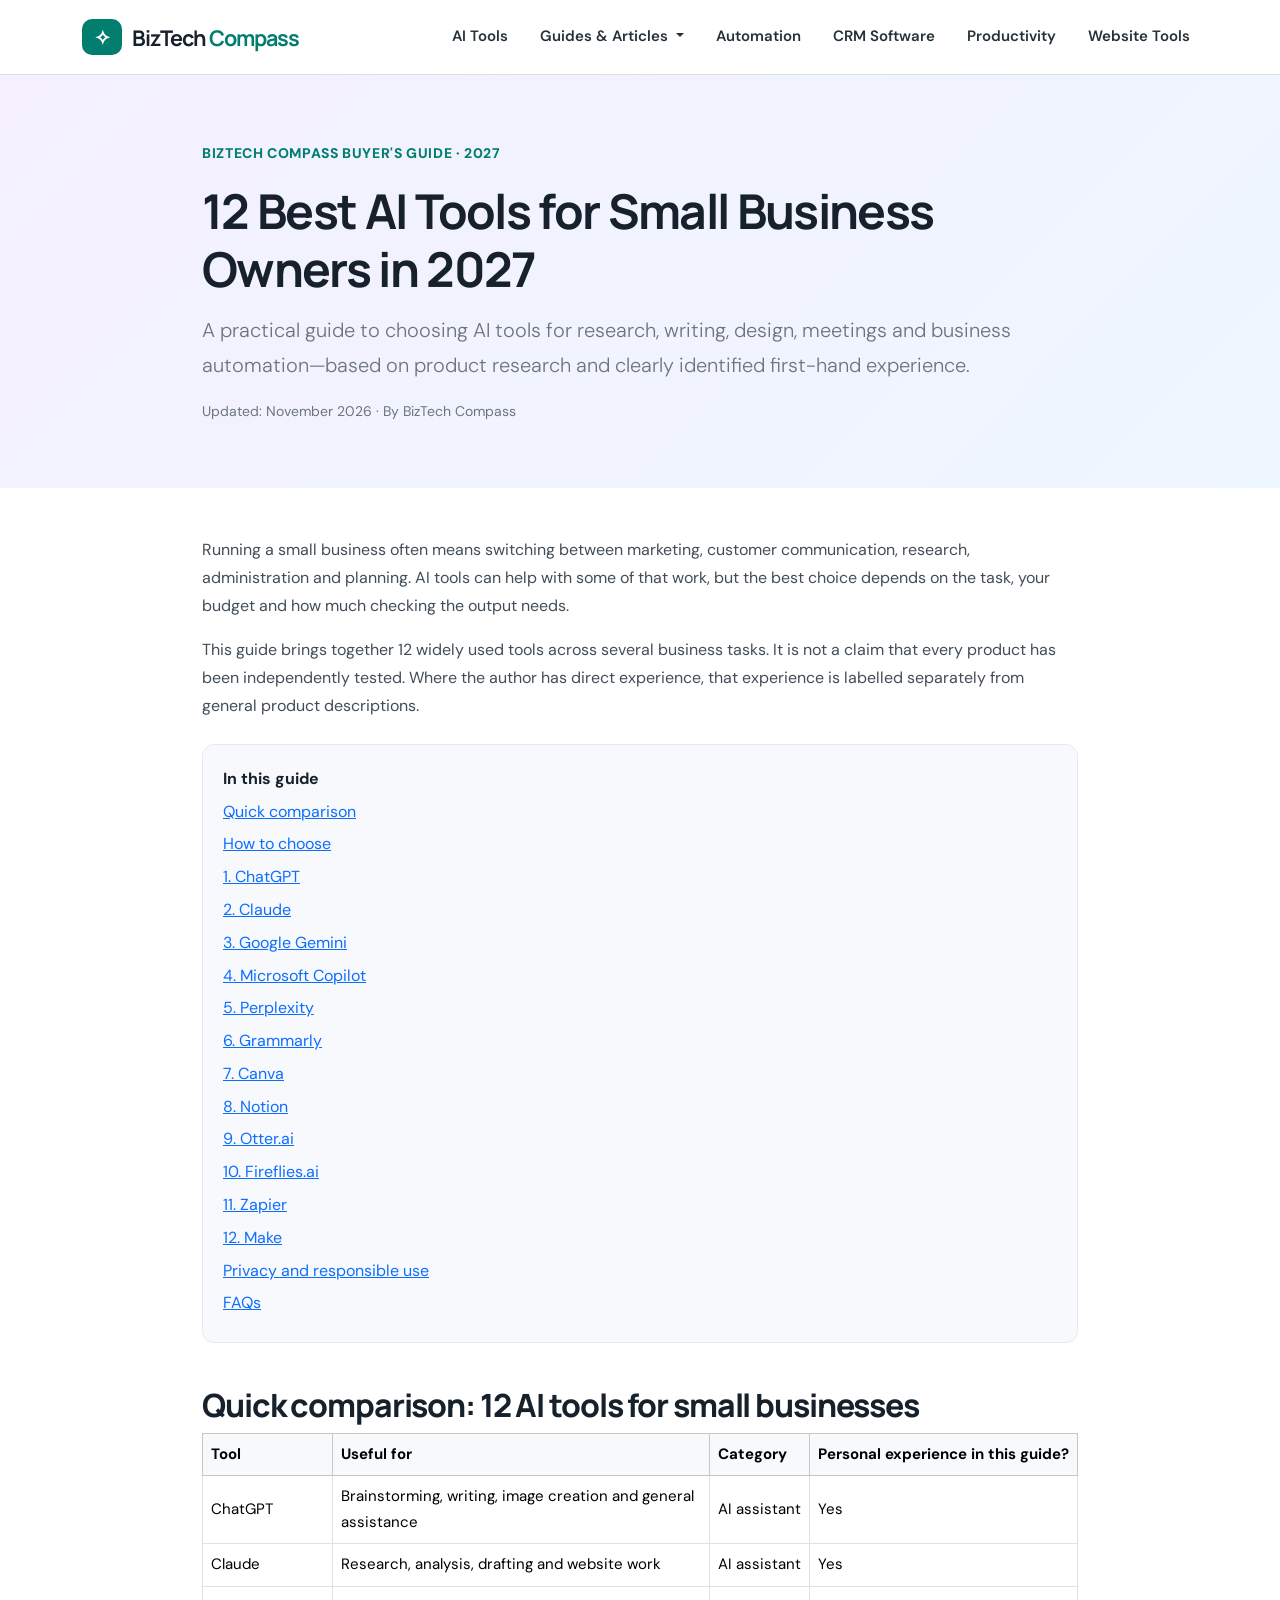
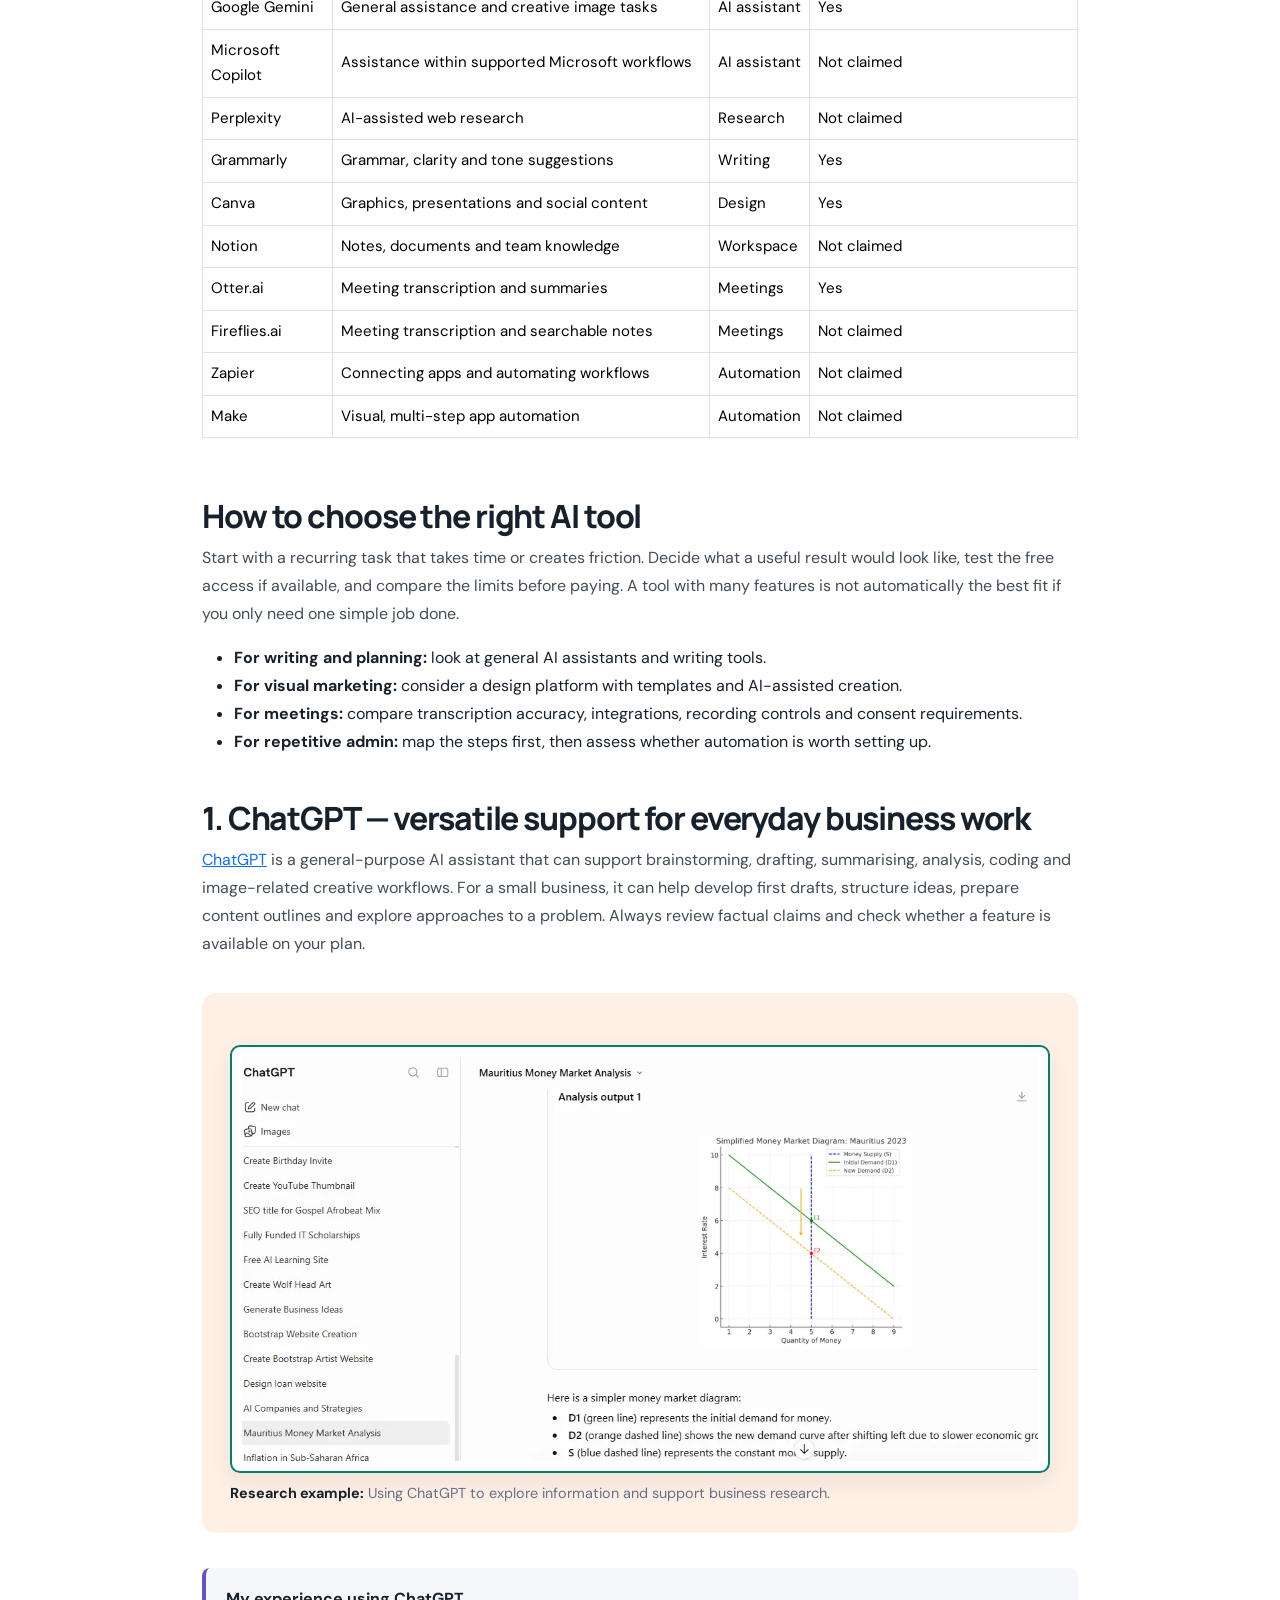
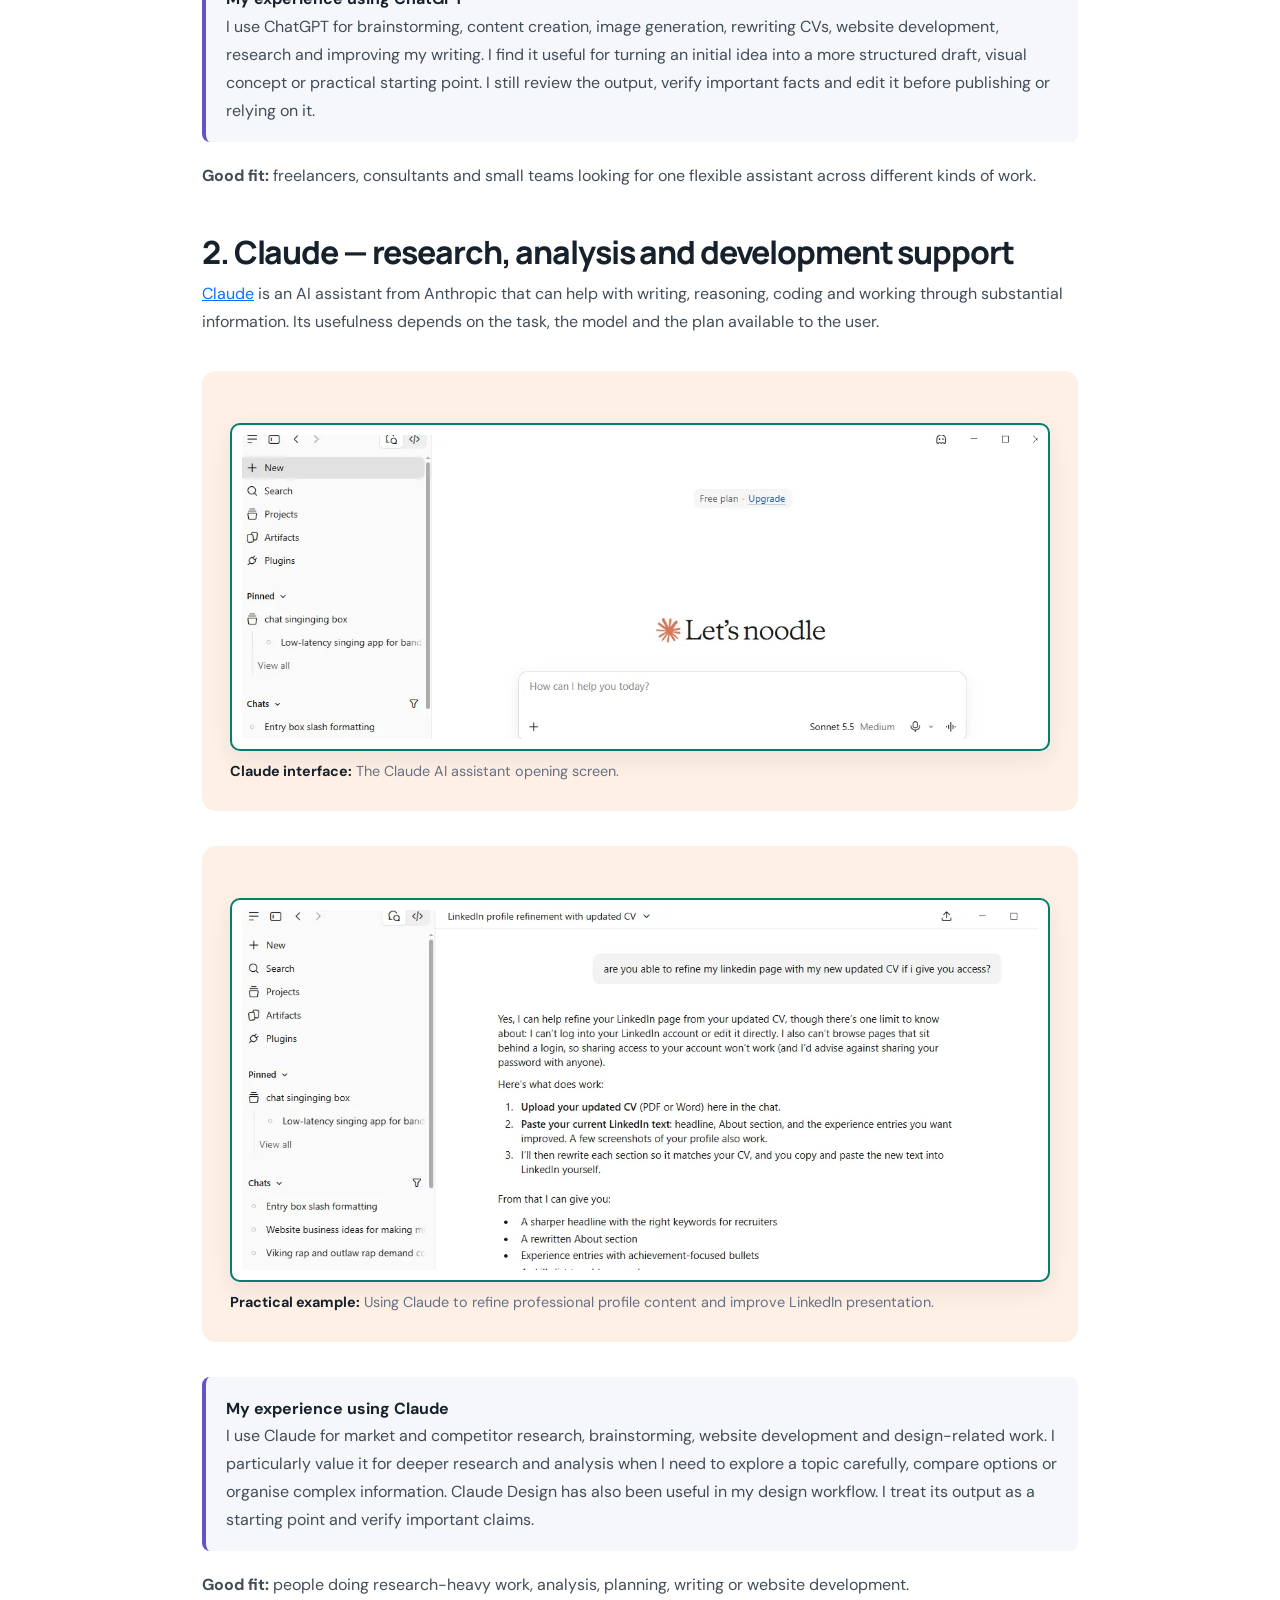
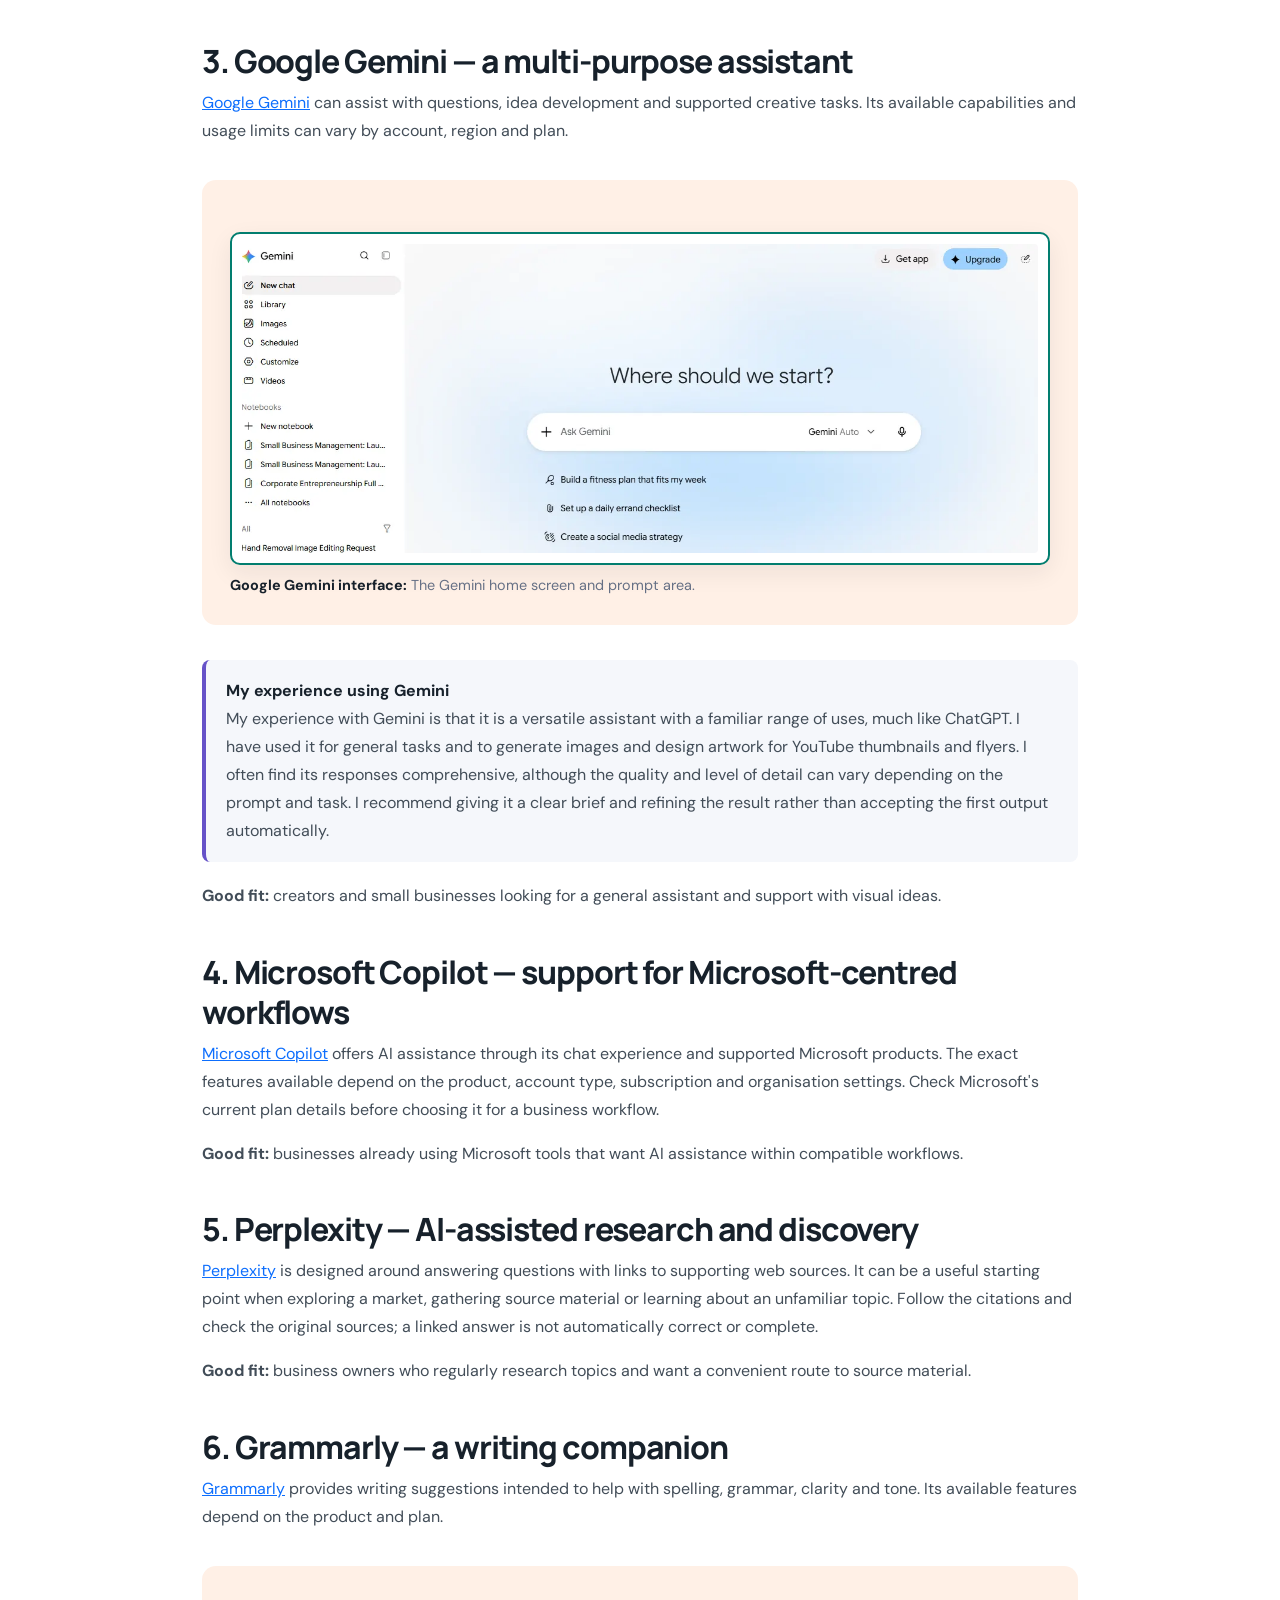
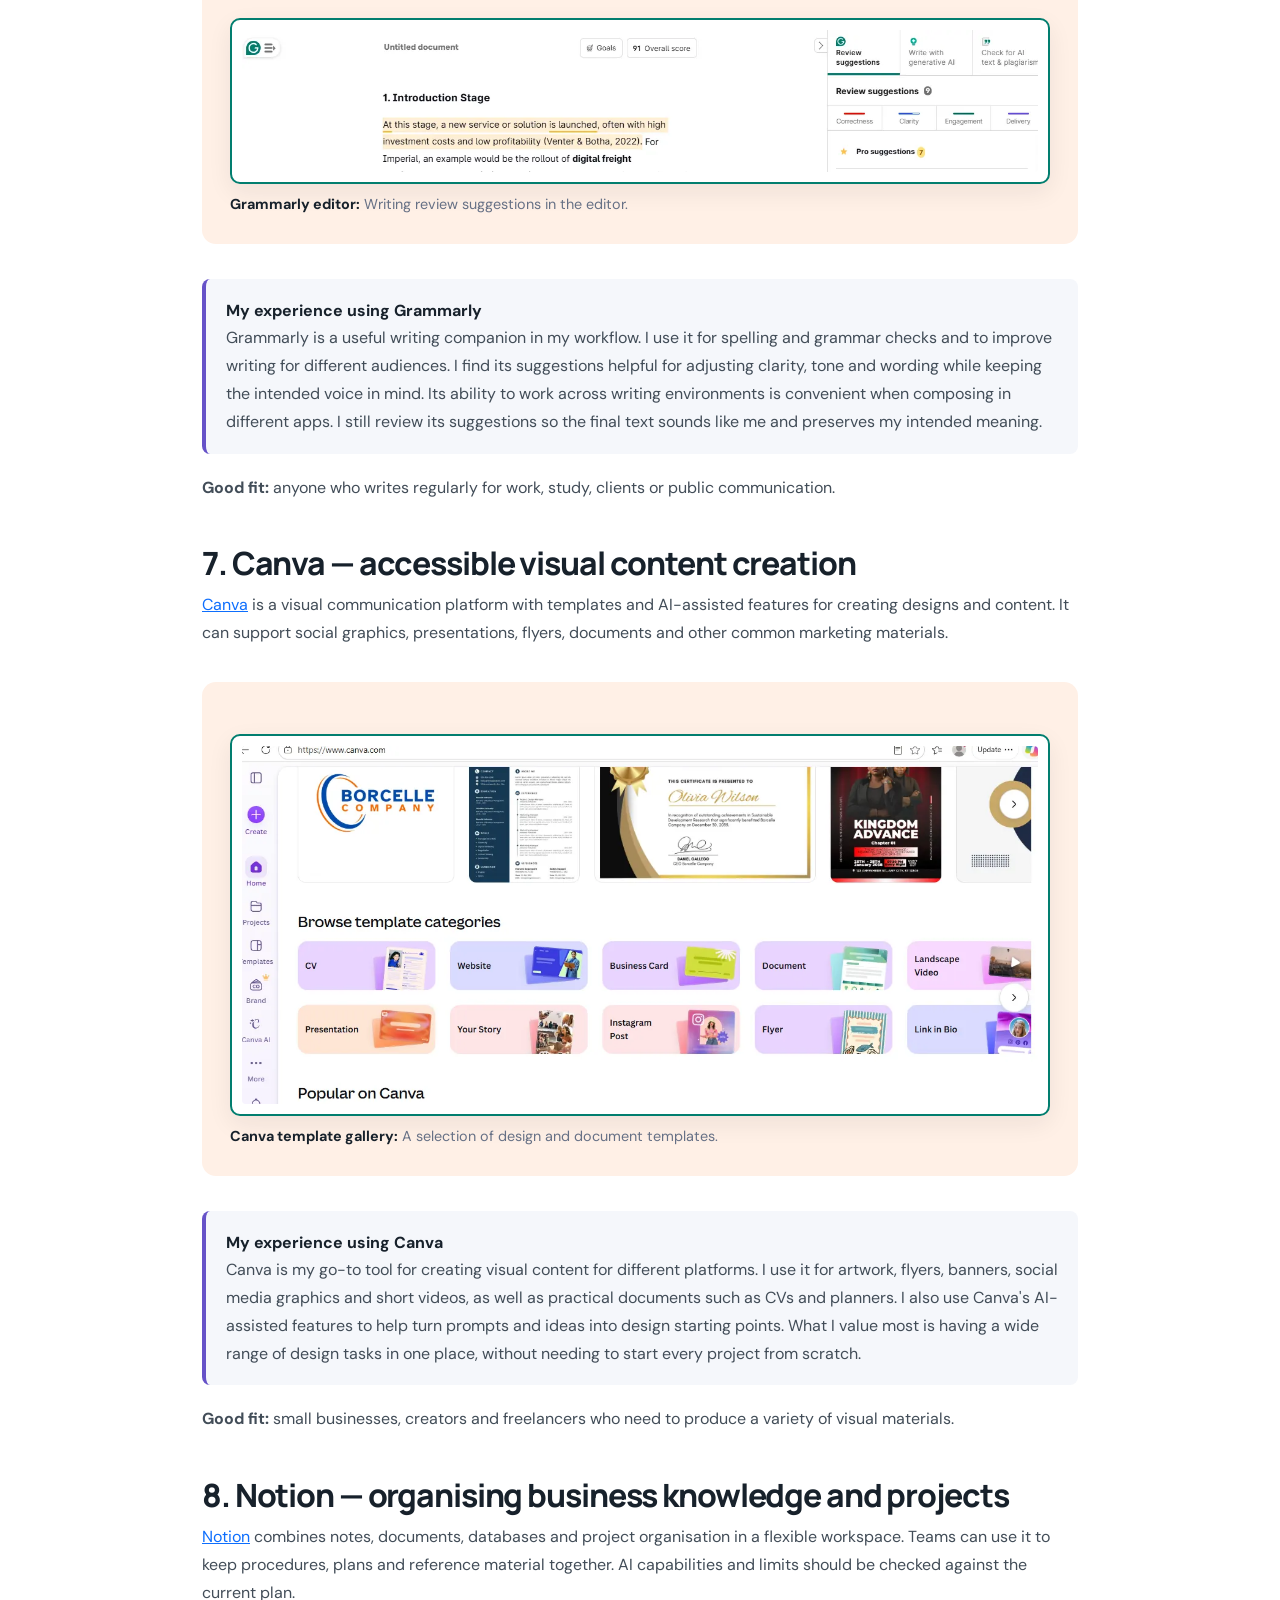
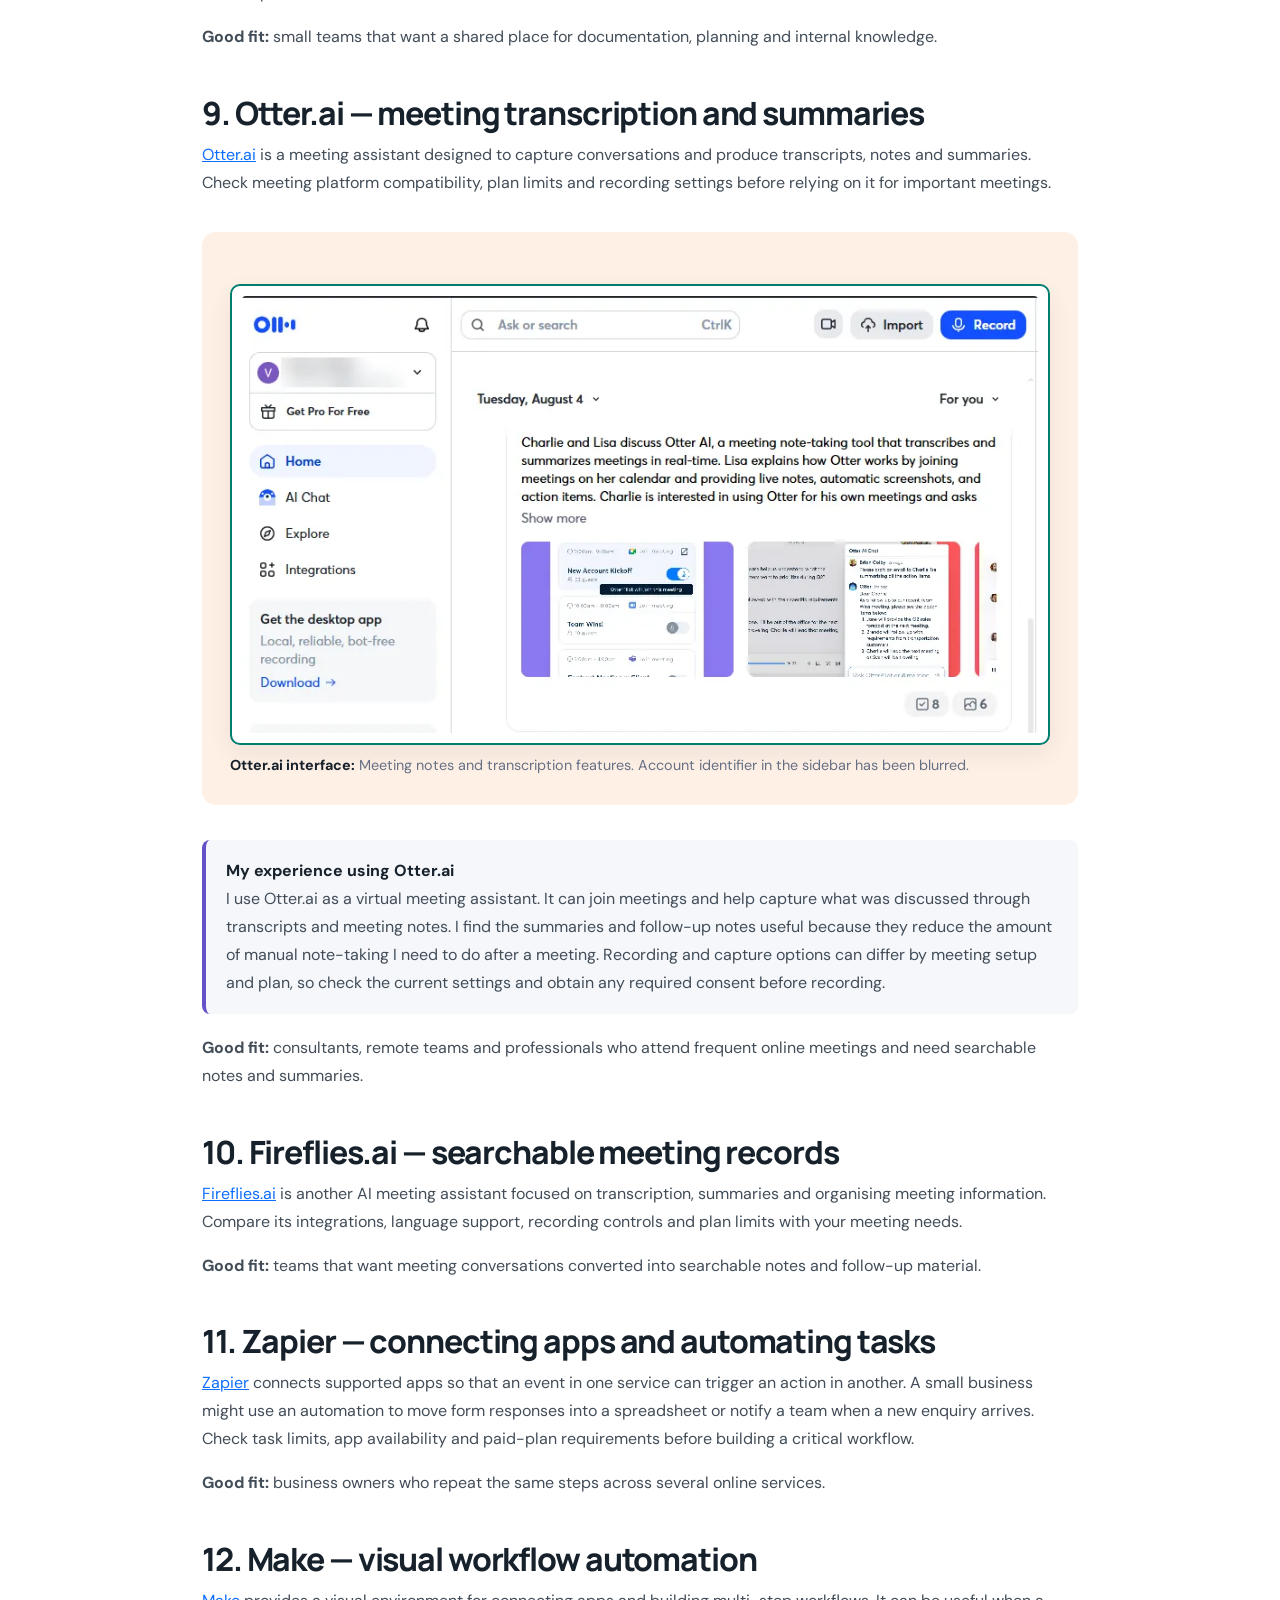
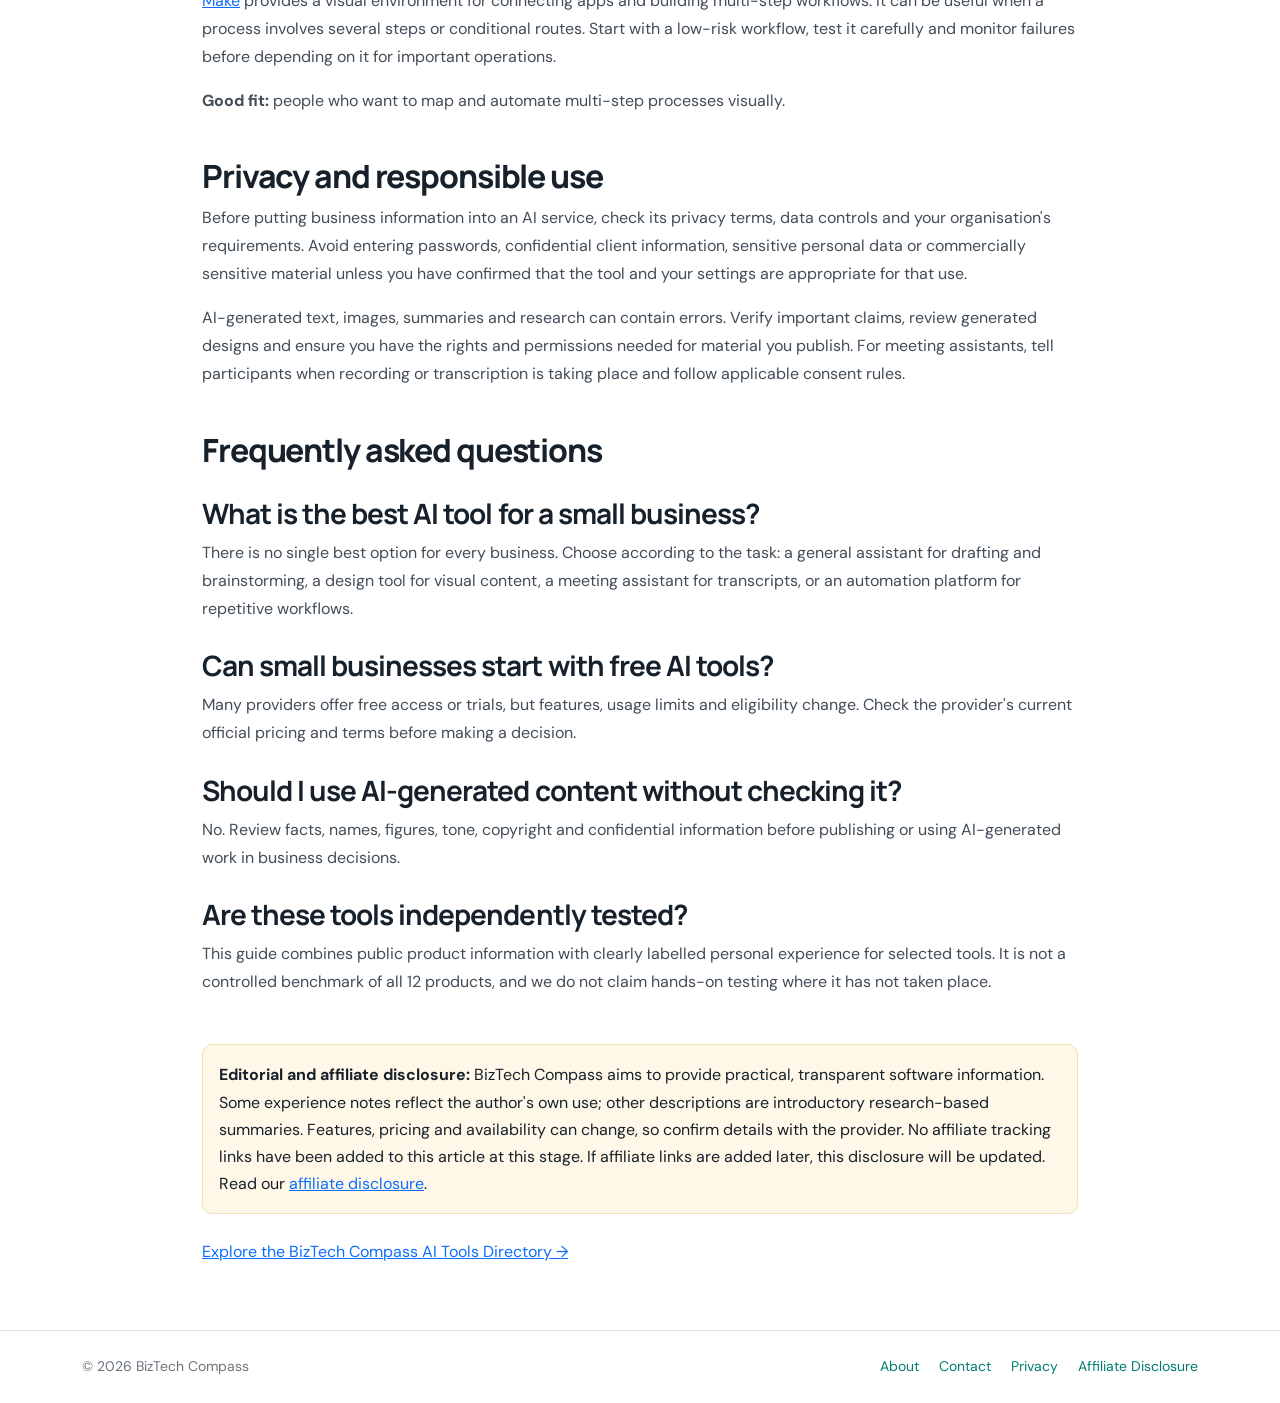
<file: best-ai-tools-small-business.html>
<!doctype html>
<html lang="en">
<head>
  <meta charset="utf-8">
  <meta name="viewport" content="width=device-width, initial-scale=1">
  <title>12 Best AI Tools for Small Business Owners in 2027 | BizTech Compass</title>
  <meta name="description" content="Explore 12 AI tools for small businesses, with practical use cases, personal experience notes, screenshots and links to official product websites.">
  <meta name="robots" content="index,follow">
  <link rel="canonical" href="https://the-ai-business-guide.pages.dev/best-ai-tools-small-business.html">
  <meta property="og:type" content="article">
  <meta property="og:title" content="12 Best AI Tools for Small Business Owners in 2027 | BizTech Compass">
  <meta property="og:description" content="A practical guide to AI assistants, writing, design, meetings and automation tools for small businesses.">
  <meta property="og:url" content="https://the-ai-business-guide.pages.dev/best-ai-tools-small-business.html">
  <link href="https://cdn.jsdelivr.net/npm/bootstrap@5.3.3/dist/css/bootstrap.min.css" rel="stylesheet">
  <link rel="stylesheet" href="assets/style.css">
  <style>
    .article-wrap{max-width:900px}.article-hero{background:linear-gradient(135deg,#f4f0ff,#eef6ff);padding:4rem 0}
    .article-wrap h2{margin-top:2.6rem;font-weight:750}.article-wrap h3{margin-top:1.6rem;font-weight:700}
    .article-wrap p,.article-wrap li{line-height:1.75}.article-wrap figure{margin:1.5rem 0 2rem}
    .article-wrap figure img{width:100%;height:auto;border:1px solid #e6e8ef;border-radius:14px}
    .article-wrap figcaption{font-size:.9rem;color:#667085;margin-top:.55rem}
    .experience-note{background:#f5f7fb;border-left:4px solid #6652c8;padding:1.1rem 1.25rem;border-radius:8px;margin:1.25rem 0}
    .article-toc{background:#f8f9fc;border:1px solid #e7e9f0;border-radius:12px;padding:1.25rem}
    .article-toc a{display:block;margin:.35rem 0}.comparison{font-size:.94rem}
    .comparison th{white-space:nowrap}.disclosure{background:#fff8e8;border:1px solid #f1dfb5;border-radius:10px;padding:1rem}
    /* =====================================
   BIZTECH COMPASS SCREENSHOT PRESENTATION
   ===================================== */

.screenshot-section {
    background: #FFF0E6;
    padding: 28px;
    margin: 35px 0;
    border-radius: 14px;
}

.screenshot-frame {
    background: #FFFFFF;
    padding: 10px;
    border: 2px solid #027E6F;
    border-radius: 10px;
    box-shadow: 0 8px 24px rgba(23, 33, 43, 0.07);
    overflow: hidden;
}

.screenshot-frame img {
    display: block;
    width: 100%;
    height: auto;
    border-radius: 4px;
}

.screenshot-caption {
    margin-top: 14px;
    color: #59636E;
    font-size: 14px;
    line-height: 1.6;
}

.screenshot-caption strong {
    color: #17212B;
}

@media (max-width: 768px) {
    .screenshot-section {
        padding: 14px;
        margin: 25px 0;
    }

    .screenshot-frame {
        padding: 6px;
    }
}
  
    .article-wrap .screenshot-frame img {
      display: block;
      width: 100%;
      height: auto;
      border: 0;
      border-radius: 4px;
    }
</style>
  <script type="application/ld+json">
  {
    "@context":"https://schema.org",
    "@type":"Article",
    "headline":"12 Best AI Tools for Small Business Owners in 2027",
    "description":"A practical guide to AI tools for small businesses, including personal experience notes and product use cases.",
    "author":{"@type":"Organization","name":"BizTech Compass"},
    "publisher":{"@type":"Organization","name":"BizTech Compass"},
    "mainEntityOfPage":"https://the-ai-business-guide.pages.dev/best-ai-tools-small-business.html"
  }
  </script>
</head>
<body>
<nav class="navbar navbar-expand-lg navbar-light bg-white sticky-top border-bottom">
  <div class="container">

    <a class="navbar-brand fw-bold" href="index.html">
      <span class="brand-mark" aria-hidden="true">✧</span>
      <span>BizTech <span class="brand-accent">Compass</span></span>
    </a>

    <button class="navbar-toggler" type="button"
      data-bs-toggle="collapse"
      data-bs-target="#nav"
      aria-controls="nav"
      aria-expanded="false"
      aria-label="Toggle navigation">

      <span class="navbar-toggler-icon"></span>
    </button>

    <div class="collapse navbar-collapse" id="nav">

      <ul class="navbar-nav ms-auto align-items-lg-center gap-lg-3">

        <li class="nav-item">
          <a class="nav-link" href="ai-tools.html">AI Tools</a>
        </li>
        <li class="nav-item dropdown">
  <a class="nav-link dropdown-toggle"
     href="#"
     id="guidesDropdown"
     role="button"
     data-bs-toggle="dropdown"
     aria-expanded="false">
    Guides &amp; Articles
  </a>

  <ul class="dropdown-menu" aria-labelledby="guidesDropdown">
    <li>
      <a class="dropdown-item" href="best-ai-tools-small-business.html">
        Best AI Tools for Small Businesses
      </a>
    </li>

    <li>
      <a class="dropdown-item" href="best-ai-tools-for-freelancers.html">
        Best AI Tools for Freelancers
      </a>
    </li>

    <li><hr class="dropdown-divider"></li>

    <li>
      <a class="dropdown-item" href="index.html#latest">
        View All Guides &amp; Articles
      </a>
    </li>
  </ul>
</li>

        <li class="nav-item">
          <a class="nav-link" href="automation.html">Automation</a>
        </li>

        <li class="nav-item">
          <a class="nav-link" href="crm.html">CRM Software</a>
        </li>

        <li class="nav-item">
          <a class="nav-link" href="productivity.html">Productivity</a>
        </li>

        <li class="nav-item">
          <a class="nav-link" href="website-tools.html">Website Tools</a>
        </li>

      </ul>

    </div>
  </div>
</nav>

<header class="article-hero">
  <div class="container article-wrap">
    <span class="eyebrow">BIZTECH COMPASS BUYER'S GUIDE · 2027</span>
    <h1 class="display-5 fw-bold mt-3">12 Best AI Tools for Small Business Owners in 2027</h1>
    <p class="lead text-secondary mt-3">A practical guide to choosing AI tools for research, writing, design, meetings and business automation—based on product research and clearly identified first-hand experience.</p>
    <p class="small text-secondary mb-0">Updated: November 2026 · By BizTech Compass</p>
  </div>
</header>

<main class="container article-wrap py-5">
  <p>Running a small business often means switching between marketing, customer communication, research, administration and planning. AI tools can help with some of that work, but the best choice depends on the task, your budget and how much checking the output needs.</p>
  <p>This guide brings together 12 widely used tools across several business tasks. It is not a claim that every product has been independently tested. Where the author has direct experience, that experience is labelled separately from general product descriptions.</p>

  <div class="article-toc my-4">
    <strong>In this guide</strong>
    <a href="#quick-comparison">Quick comparison</a>
    <a href="#how-to-choose">How to choose</a>
    <a href="#chatgpt">1. ChatGPT</a><a href="#claude">2. Claude</a>
    <a href="#gemini">3. Google Gemini</a><a href="#copilot">4. Microsoft Copilot</a>
    <a href="#perplexity">5. Perplexity</a><a href="#grammarly">6. Grammarly</a>
    <a href="#canva">7. Canva</a><a href="#notion">8. Notion</a>
    <a href="#otter">9. Otter.ai</a><a href="#fireflies">10. Fireflies.ai</a>
    <a href="#zapier">11. Zapier</a><a href="#make">12. Make</a>
    <a href="#privacy">Privacy and responsible use</a><a href="#faq">FAQs</a>
  </div>

  <h2 id="quick-comparison">Quick comparison: 12 AI tools for small businesses</h2>
  <div class="table-responsive">
  <table class="table table-bordered align-middle comparison">
    <thead class="table-light"><tr><th>Tool</th><th>Useful for</th><th>Category</th><th>Personal experience in this guide?</th></tr></thead>
    <tbody>
      <tr><td>ChatGPT</td><td>Brainstorming, writing, image creation and general assistance</td><td>AI assistant</td><td>Yes</td></tr>
      <tr><td>Claude</td><td>Research, analysis, drafting and website work</td><td>AI assistant</td><td>Yes</td></tr>
      <tr><td>Google Gemini</td><td>General assistance and creative image tasks</td><td>AI assistant</td><td>Yes</td></tr>
      <tr><td>Microsoft Copilot</td><td>Assistance within supported Microsoft workflows</td><td>AI assistant</td><td>Not claimed</td></tr>
      <tr><td>Perplexity</td><td>AI-assisted web research</td><td>Research</td><td>Not claimed</td></tr>
      <tr><td>Grammarly</td><td>Grammar, clarity and tone suggestions</td><td>Writing</td><td>Yes</td></tr>
      <tr><td>Canva</td><td>Graphics, presentations and social content</td><td>Design</td><td>Yes</td></tr>
      <tr><td>Notion</td><td>Notes, documents and team knowledge</td><td>Workspace</td><td>Not claimed</td></tr>
      <tr><td>Otter.ai</td><td>Meeting transcription and summaries</td><td>Meetings</td><td>Yes</td></tr>
      <tr><td>Fireflies.ai</td><td>Meeting transcription and searchable notes</td><td>Meetings</td><td>Not claimed</td></tr>
      <tr><td>Zapier</td><td>Connecting apps and automating workflows</td><td>Automation</td><td>Not claimed</td></tr>
      <tr><td>Make</td><td>Visual, multi-step app automation</td><td>Automation</td><td>Not claimed</td></tr>
    </tbody>
  </table>
  </div>

  <h2 id="how-to-choose">How to choose the right AI tool</h2>
  <p>Start with a recurring task that takes time or creates friction. Decide what a useful result would look like, test the free access if available, and compare the limits before paying. A tool with many features is not automatically the best fit if you only need one simple job done.</p>
  <ul>
    <li><strong>For writing and planning:</strong> look at general AI assistants and writing tools.</li>
    <li><strong>For visual marketing:</strong> consider a design platform with templates and AI-assisted creation.</li>
    <li><strong>For meetings:</strong> compare transcription accuracy, integrations, recording controls and consent requirements.</li>
    <li><strong>For repetitive admin:</strong> map the steps first, then assess whether automation is worth setting up.</li>
  </ul>

  <h2 id="chatgpt">1. ChatGPT — versatile support for everyday business work</h2>
  <p><a href="https://chatgpt.com/" target="_blank" rel="noopener noreferrer">ChatGPT</a> is a general-purpose AI assistant that can support brainstorming, drafting, summarising, analysis, coding and image-related creative workflows. For a small business, it can help develop first drafts, structure ideas, prepare content outlines and explore approaches to a problem. Always review factual claims and check whether a feature is available on your plan.</p>
  <div class="screenshot-section">
    <figure class="mb-0">
        <div class="screenshot-frame">
            <img
                src="assets/images/chatgpt-research-example.webp"
                alt="Example of ChatGPT providing an AI-assisted research response with a chart"
                loading="lazy"
                width="1157"
                height="524"
            >
        </div>
        <figcaption class="screenshot-caption">
            <strong>Research example:</strong>
            Using ChatGPT to explore information and support business research.
        </figcaption>
    </figure>
</div>
  <div class="experience-note"><strong>My experience using ChatGPT</strong><p class="mb-0">I use ChatGPT for brainstorming, content creation, image generation, rewriting CVs, website development, research and improving my writing. I find it useful for turning an initial idea into a more structured draft, visual concept or practical starting point. I still review the output, verify important facts and edit it before publishing or relying on it.</p></div>
  <p><strong>Good fit:</strong> freelancers, consultants and small teams looking for one flexible assistant across different kinds of work.</p>

  <h2 id="claude">2. Claude — research, analysis and development support</h2>
  <p><a href="https://claude.ai/" target="_blank" rel="noopener noreferrer">Claude</a> is an AI assistant from Anthropic that can help with writing, reasoning, coding and working through substantial information. Its usefulness depends on the task, the model and the plan available to the user.</p>
  <div class="screenshot-section">
    <figure class="mb-0">
      <div class="screenshot-frame">
        <img
          src="assets/images/claude-interface.webp"
          alt="Claude AI assistant opening interface"
          loading="lazy"
          width="1400"
          height="466"
        >
      </div>
      <figcaption class="screenshot-caption">
        <strong>Claude interface:</strong>
        The Claude AI assistant opening screen.
      </figcaption>
    </figure>
  </div>
  <div class="screenshot-section">
    <figure class="mb-0">
      <div class="screenshot-frame">
        <img
          src="assets/images/chatgpt-linkedin-workflow.webp"
          alt="Example of Claude helping refine professional profile content"
          loading="lazy"
          width="1157"
          height="524"
        >
      </div>
      <figcaption class="screenshot-caption">
        <strong>Practical example:</strong>
        Using Claude to refine professional profile content and improve LinkedIn presentation.
      </figcaption>
    </figure>
  </div>
  <div class="experience-note"><strong>My experience using Claude</strong><p class="mb-0">I use Claude for market and competitor research, brainstorming, website development and design-related work. I particularly value it for deeper research and analysis when I need to explore a topic carefully, compare options or organise complex information. Claude Design has also been useful in my design workflow. I treat its output as a starting point and verify important claims.</p></div>
  <p><strong>Good fit:</strong> people doing research-heavy work, analysis, planning, writing or website development.</p>

  <h2 id="gemini">3. Google Gemini — a multi-purpose assistant</h2>
  <p><a href="https://gemini.google.com/" target="_blank" rel="noopener noreferrer">Google Gemini</a> can assist with questions, idea development and supported creative tasks. Its available capabilities and usage limits can vary by account, region and plan.</p>
  <div class="screenshot-section">
    <figure class="mb-0">
      <div class="screenshot-frame">
        <img
          src="assets/images/gemini-homepage.webp"
          alt="Google Gemini home screen showing its prompt area"
          loading="lazy"
          width="1400"
          height="520"
        >
      </div>
      <figcaption class="screenshot-caption">
        <strong>Google Gemini interface:</strong>
        The Gemini home screen and prompt area.
      </figcaption>
    </figure>
  </div>
  <div class="experience-note"><strong>My experience using Gemini</strong><p class="mb-0">My experience with Gemini is that it is a versatile assistant with a familiar range of uses, much like ChatGPT. I have used it for general tasks and to generate images and design artwork for YouTube thumbnails and flyers. I often find its responses comprehensive, although the quality and level of detail can vary depending on the prompt and task. I recommend giving it a clear brief and refining the result rather than accepting the first output automatically.</p></div>
  <p><strong>Good fit:</strong> creators and small businesses looking for a general assistant and support with visual ideas.</p>

  <h2 id="copilot">4. Microsoft Copilot — support for Microsoft-centred workflows</h2>
  <p><a href="https://copilot.microsoft.com/" target="_blank" rel="noopener noreferrer">Microsoft Copilot</a> offers AI assistance through its chat experience and supported Microsoft products. The exact features available depend on the product, account type, subscription and organisation settings. Check Microsoft's current plan details before choosing it for a business workflow.</p>
  <p><strong>Good fit:</strong> businesses already using Microsoft tools that want AI assistance within compatible workflows.</p>

  <h2 id="perplexity">5. Perplexity — AI-assisted research and discovery</h2>
  <p><a href="https://www.perplexity.ai/" target="_blank" rel="noopener noreferrer">Perplexity</a> is designed around answering questions with links to supporting web sources. It can be a useful starting point when exploring a market, gathering source material or learning about an unfamiliar topic. Follow the citations and check the original sources; a linked answer is not automatically correct or complete.</p>
  <p><strong>Good fit:</strong> business owners who regularly research topics and want a convenient route to source material.</p>

  <h2 id="grammarly">6. Grammarly — a writing companion</h2>
  <p><a href="https://www.grammarly.com/" target="_blank" rel="noopener noreferrer">Grammarly</a> provides writing suggestions intended to help with spelling, grammar, clarity and tone. Its available features depend on the product and plan.</p>
  <div class="screenshot-section">
    <figure class="mb-0">
      <div class="screenshot-frame">
        <img
          src="assets/images/grammarly-editor.webp"
          alt="Grammarly writing editor displaying writing review suggestions"
          loading="lazy"
          width="1324"
          height="520"
        >
      </div>
      <figcaption class="screenshot-caption">
        <strong>Grammarly editor:</strong>
        Writing review suggestions in the editor.
      </figcaption>
    </figure>
  </div>
  <div class="experience-note"><strong>My experience using Grammarly</strong><p class="mb-0">Grammarly is a useful writing companion in my workflow. I use it for spelling and grammar checks and to improve writing for different audiences. I find its suggestions helpful for adjusting clarity, tone and wording while keeping the intended voice in mind. Its ability to work across writing environments is convenient when composing in different apps. I still review its suggestions so the final text sounds like me and preserves my intended meaning.</p></div>
  <p><strong>Good fit:</strong> anyone who writes regularly for work, study, clients or public communication.</p>

  <h2 id="canva">7. Canva — accessible visual content creation</h2>
  <p><a href="https://www.canva.com/" target="_blank" rel="noopener noreferrer">Canva</a> is a visual communication platform with templates and AI-assisted features for creating designs and content. It can support social graphics, presentations, flyers, documents and other common marketing materials.</p>
  <div class="screenshot-section">
    <figure class="mb-0">
      <div class="screenshot-frame">
        <img
          src="assets/images/canva-template-gallery.webp"
          alt="Canva homepage showing template categories such as CV, website, presentation and flyer"
          loading="lazy"
          width="1400"
          height="596"
        >
      </div>
      <figcaption class="screenshot-caption">
        <strong>Canva template gallery:</strong>
        A selection of design and document templates.
      </figcaption>
    </figure>
  </div>
  <div class="experience-note"><strong>My experience using Canva</strong><p class="mb-0">Canva is my go-to tool for creating visual content for different platforms. I use it for artwork, flyers, banners, social media graphics and short videos, as well as practical documents such as CVs and planners. I also use Canva's AI-assisted features to help turn prompts and ideas into design starting points. What I value most is having a wide range of design tasks in one place, without needing to start every project from scratch.</p></div>
  <p><strong>Good fit:</strong> small businesses, creators and freelancers who need to produce a variety of visual materials.</p>

  <h2 id="notion">8. Notion — organising business knowledge and projects</h2>
  <p><a href="https://www.notion.com/" target="_blank" rel="noopener noreferrer">Notion</a> combines notes, documents, databases and project organisation in a flexible workspace. Teams can use it to keep procedures, plans and reference material together. AI capabilities and limits should be checked against the current plan.</p>
  <p><strong>Good fit:</strong> small teams that want a shared place for documentation, planning and internal knowledge.</p>

  <h2 id="otter">9. Otter.ai — meeting transcription and summaries</h2>
  <p><a href="https://otter.ai/" target="_blank" rel="noopener noreferrer">Otter.ai</a> is a meeting assistant designed to capture conversations and produce transcripts, notes and summaries. Check meeting platform compatibility, plan limits and recording settings before relying on it for important meetings.</p>
  <div class="screenshot-section">
    <figure class="mb-0">
      <div class="screenshot-frame">
        <img
          src="assets/images/otter-meeting-assistant.webp"
          alt="Otter.ai meeting assistant interface showing meeting notes and transcription features"
          loading="lazy"
          width="1324"
          height="520"
        >
      </div>
      <figcaption class="screenshot-caption">
        <strong>Otter.ai interface:</strong>
        Meeting notes and transcription features. Account identifier in the sidebar has been blurred.
      </figcaption>
    </figure>
  </div>
  <div class="experience-note"><strong>My experience using Otter.ai</strong><p class="mb-0">I use Otter.ai as a virtual meeting assistant. It can join meetings and help capture what was discussed through transcripts and meeting notes. I find the summaries and follow-up notes useful because they reduce the amount of manual note-taking I need to do after a meeting. Recording and capture options can differ by meeting setup and plan, so check the current settings and obtain any required consent before recording.</p></div>
  <p><strong>Good fit:</strong> consultants, remote teams and professionals who attend frequent online meetings and need searchable notes and summaries.</p>

  <h2 id="fireflies">10. Fireflies.ai — searchable meeting records</h2>
  <p><a href="https://fireflies.ai/" target="_blank" rel="noopener noreferrer">Fireflies.ai</a> is another AI meeting assistant focused on transcription, summaries and organising meeting information. Compare its integrations, language support, recording controls and plan limits with your meeting needs.</p>
  <p><strong>Good fit:</strong> teams that want meeting conversations converted into searchable notes and follow-up material.</p>

  <h2 id="zapier">11. Zapier — connecting apps and automating tasks</h2>
  <p><a href="https://zapier.com/" target="_blank" rel="noopener noreferrer">Zapier</a> connects supported apps so that an event in one service can trigger an action in another. A small business might use an automation to move form responses into a spreadsheet or notify a team when a new enquiry arrives. Check task limits, app availability and paid-plan requirements before building a critical workflow.</p>
  <p><strong>Good fit:</strong> business owners who repeat the same steps across several online services.</p>

  <h2 id="make">12. Make — visual workflow automation</h2>
  <p><a href="https://www.make.com/" target="_blank" rel="noopener noreferrer">Make</a> provides a visual environment for connecting apps and building multi-step workflows. It can be useful when a process involves several steps or conditional routes. Start with a low-risk workflow, test it carefully and monitor failures before depending on it for important operations.</p>
  <p><strong>Good fit:</strong> people who want to map and automate multi-step processes visually.</p>

  <h2 id="privacy">Privacy and responsible use</h2>
  <p>Before putting business information into an AI service, check its privacy terms, data controls and your organisation's requirements. Avoid entering passwords, confidential client information, sensitive personal data or commercially sensitive material unless you have confirmed that the tool and your settings are appropriate for that use.</p>
  <p>AI-generated text, images, summaries and research can contain errors. Verify important claims, review generated designs and ensure you have the rights and permissions needed for material you publish. For meeting assistants, tell participants when recording or transcription is taking place and follow applicable consent rules.</p>

  <h2 id="faq">Frequently asked questions</h2>
  <h3>What is the best AI tool for a small business?</h3>
  <p>There is no single best option for every business. Choose according to the task: a general assistant for drafting and brainstorming, a design tool for visual content, a meeting assistant for transcripts, or an automation platform for repetitive workflows.</p>
  <h3>Can small businesses start with free AI tools?</h3>
  <p>Many providers offer free access or trials, but features, usage limits and eligibility change. Check the provider's current official pricing and terms before making a decision.</p>
  <h3>Should I use AI-generated content without checking it?</h3>
  <p>No. Review facts, names, figures, tone, copyright and confidential information before publishing or using AI-generated work in business decisions.</p>
  <h3>Are these tools independently tested?</h3>
  <p>This guide combines public product information with clearly labelled personal experience for selected tools. It is not a controlled benchmark of all 12 products, and we do not claim hands-on testing where it has not taken place.</p>

  <div class="disclosure mt-5"><strong>Editorial and affiliate disclosure:</strong> BizTech Compass aims to provide practical, transparent software information. Some experience notes reflect the author's own use; other descriptions are introductory research-based summaries. Features, pricing and availability can change, so confirm details with the provider. No affiliate tracking links have been added to this article at this stage. If affiliate links are added later, this disclosure will be updated. Read our <a href="affiliate-disclosure.html">affiliate disclosure</a>.</div>
  <p class="mt-4"><a href="ai-tools.html">Explore the BizTech Compass AI Tools Directory →</a></p>
</main>

<footer class="footer border-top"><div class="container py-4 d-flex flex-column flex-md-row justify-content-between gap-3"><div class="small text-secondary">© <span id="year"></span> BizTech Compass</div><div class="footer-links"><a href="about.html">About</a><a href="contact.html">Contact</a><a href="privacy.html">Privacy</a><a href="affiliate-disclosure.html">Affiliate Disclosure</a></div></div></footer>
<script src="https://cdn.jsdelivr.net/npm/bootstrap@5.3.3/dist/js/bootstrap.bundle.min.js"></script>
<script src="assets/script.js"></script>
</body>
</html>
</file>
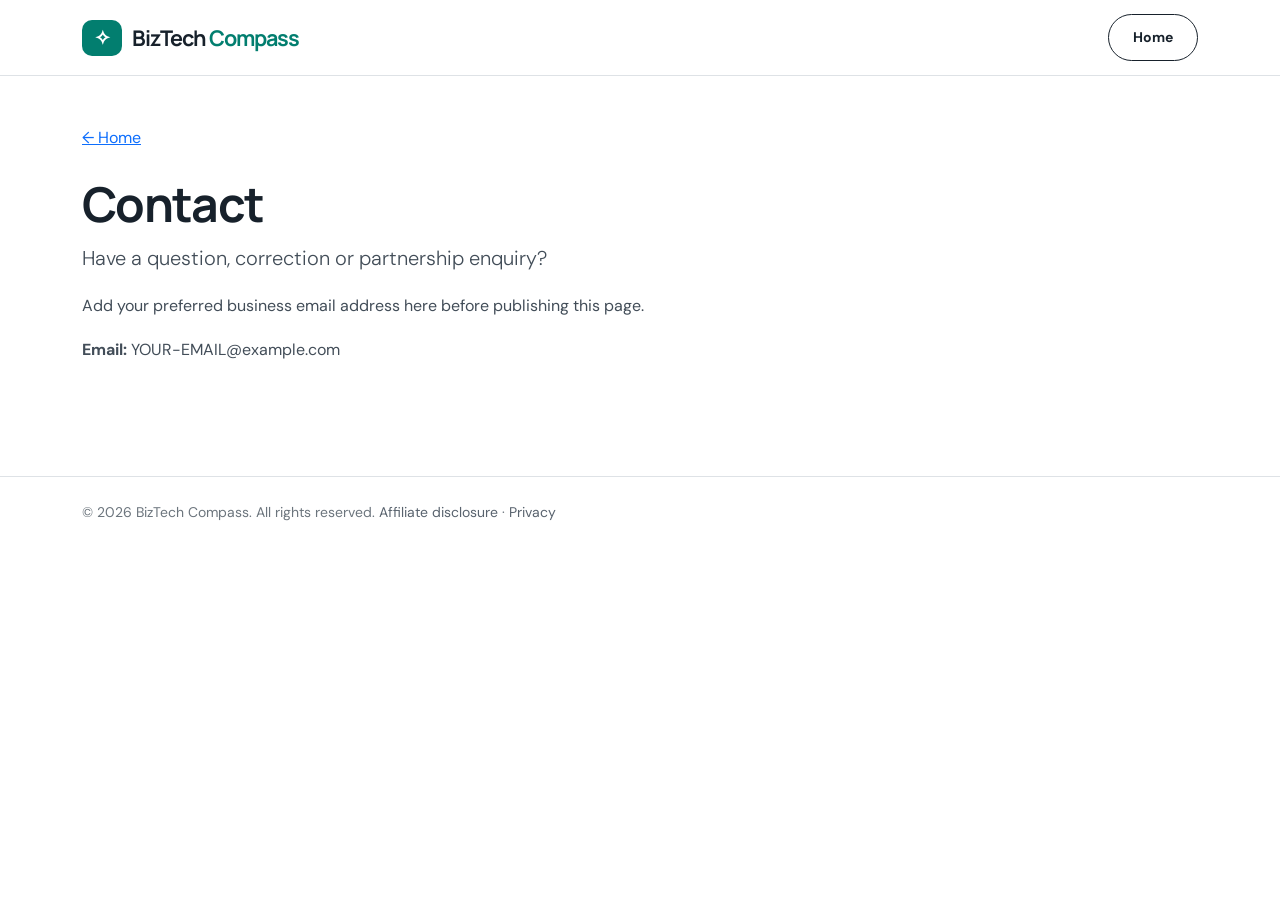
<file: contact.html>
<!doctype html><html lang="en"><head><meta charset="utf-8"><meta name="viewport" content="width=device-width, initial-scale=1"><title>Contact | BizTech Compass</title><meta name="description" content="Contact BizTech Compass with questions, corrections or partnership enquiries."><link href="https://cdn.jsdelivr.net/npm/bootstrap@5.3.3/dist/css/bootstrap.min.css" rel="stylesheet"><link rel="stylesheet" href="assets/style.css"></head><body><nav class="navbar bg-white border-bottom"><div class="container"><a class="navbar-brand fw-bold d-inline-flex align-items-center" href="index.html"><span class="brand-mark" aria-hidden="true">✧</span><span>BizTech <span class="brand-accent">Compass</span></span></a><a href="index.html" class="btn btn-outline-dark btn-sm">Home</a></div></nav><main class="container py-5"><a href="index.html">← Home</a><h1 class="display-5 fw-bold mt-4">Contact</h1><p class="lead">Have a question, correction or partnership enquiry?</p><p>Add your preferred business email address here before publishing this page.</p><p><strong>Email:</strong> YOUR-EMAIL@example.com</p></main><footer class="footer border-top mt-5"><div class="container py-4 small text-secondary">© <span id="year"></span> BizTech Compass. All rights reserved. <a href="affiliate-disclosure.html">Affiliate disclosure</a> · <a href="privacy.html">Privacy</a></div></footer><script src="assets/script.js"></script></body></html>
</file>
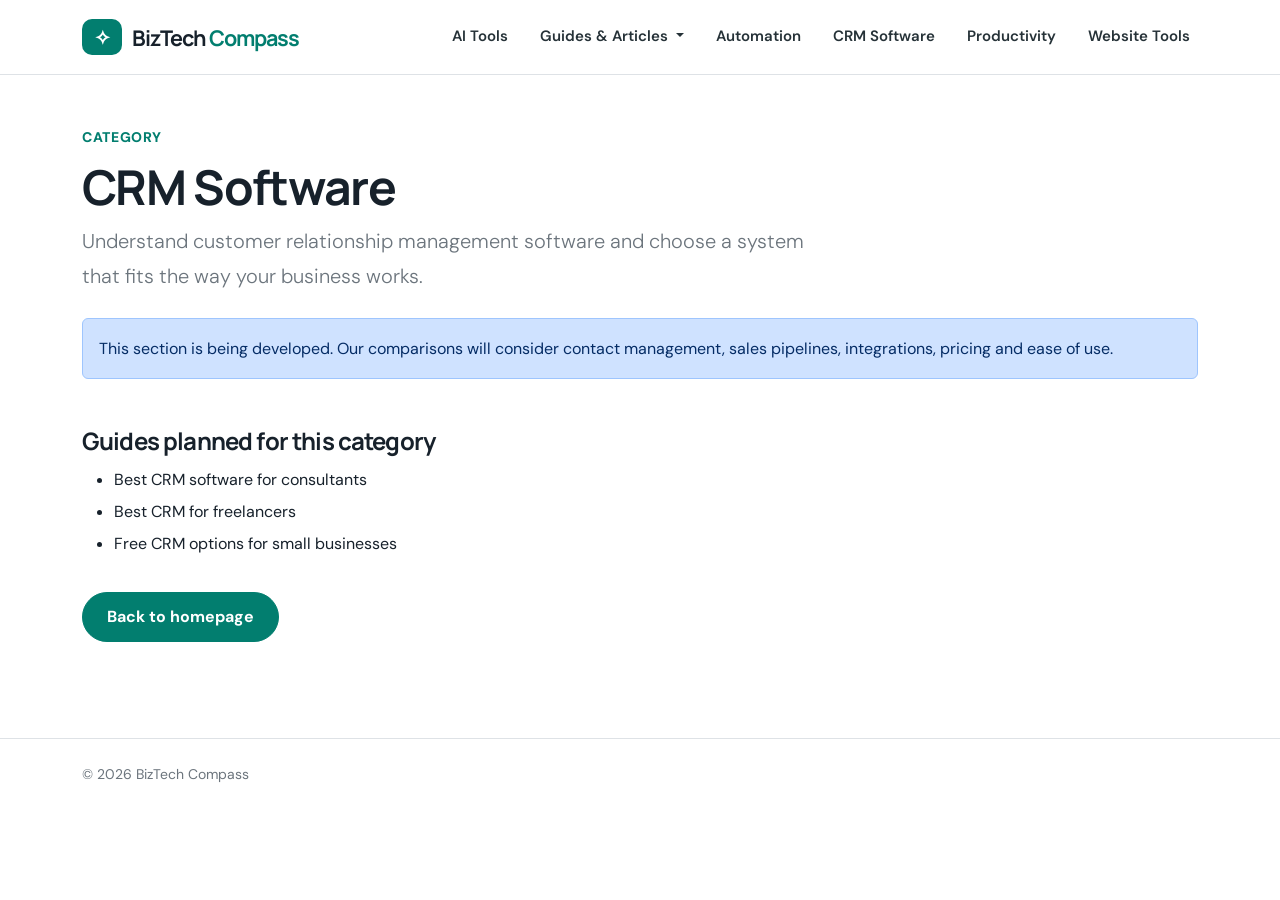
<file: crm.html>
<!doctype html>
<html lang="en">
<head>
  <meta charset="utf-8">
  <meta name="viewport" content="width=device-width, initial-scale=1">

  <title>CRM Software | BizTech Compass</title>

  <meta name="description" content="Compare CRM software for freelancers, consultants and small businesses.">

  <link href="https://cdn.jsdelivr.net/npm/bootstrap@5.3.3/dist/css/bootstrap.min.css" rel="stylesheet">
  <link rel="stylesheet" href="assets/style.css">
</head>

<body>

<!-- NAVIGATION -->
<nav class="navbar navbar-expand-lg navbar-light bg-white sticky-top border-bottom">
  <div class="container">

    <a class="navbar-brand fw-bold" href="index.html">
      <span class="brand-mark" aria-hidden="true">✧</span>
      <span>BizTech <span class="brand-accent">Compass</span></span>
    </a>

    <button class="navbar-toggler" type="button"
      data-bs-toggle="collapse"
      data-bs-target="#nav"
      aria-controls="nav"
      aria-expanded="false"
      aria-label="Toggle navigation">

      <span class="navbar-toggler-icon"></span>
    </button>

    <div class="collapse navbar-collapse" id="nav">

      <ul class="navbar-nav ms-auto align-items-lg-center gap-lg-3">

        <li class="nav-item">
          <a class="nav-link" href="ai-tools.html">AI Tools</a>
        </li>

        <li class="nav-item dropdown">

          <a class="nav-link dropdown-toggle"
             href="#"
             id="guidesDropdown"
             role="button"
             data-bs-toggle="dropdown"
             aria-expanded="false">

            Guides &amp; Articles
          </a>

          <ul class="dropdown-menu" aria-labelledby="guidesDropdown">

            <li>
              <a class="dropdown-item" href="best-ai-tools-small-business.html">
                Best AI Tools for Small Businesses
              </a>
            </li>

            <li>
              <a class="dropdown-item" href="best-ai-tools-for-freelancers.html">
                Best AI Tools for Freelancers
              </a>
            </li>

            <li>
              <hr class="dropdown-divider">
            </li>

            <li>
              <a class="dropdown-item" href="index.html#latest">
                View All Guides &amp; Articles
              </a>
            </li>

          </ul>
        </li>

        <li class="nav-item">
          <a class="nav-link" href="automation.html">Automation</a>
        </li>

        <li class="nav-item">
          <a class="nav-link" href="crm.html">CRM Software</a>
        </li>

        <li class="nav-item">
          <a class="nav-link" href="productivity.html">Productivity</a>
        </li>

        <li class="nav-item">
          <a class="nav-link" href="website-tools.html">Website Tools</a>
        </li>

      </ul>
    </div>
  </div>
</nav>


<!-- MAIN CONTENT -->
<main class="container py-5">

  <span class="eyebrow">CATEGORY</span>

  <h1 class="display-5 fw-bold mt-2">
    CRM Software
  </h1>

  <p class="lead text-secondary col-lg-8">
    Understand customer relationship management software and choose a system that fits the way your business works.
  </p>

  <div class="alert alert-primary mt-4">
    This section is being developed. Our comparisons will consider contact management, sales pipelines, integrations, pricing and ease of use.
  </div>

  <h2 class="h4 fw-bold mt-5">
    Guides planned for this category
  </h2>

  <ul class="lh-lg">
    <li>Best CRM software for consultants</li>
    <li>Best CRM for freelancers</li>
    <li>Free CRM options for small businesses</li>
  </ul>

  <a href="index.html" class="btn btn-primary mt-3">
    Back to homepage
  </a>

</main>


<!-- FOOTER -->
<footer class="footer border-top mt-5">
  <div class="container py-4 small text-secondary">
    © <span id="year"></span> BizTech Compass
  </div>
</footer>


<!-- JAVASCRIPT -->
<script src="https://cdn.jsdelivr.net/npm/bootstrap@5.3.3/dist/js/bootstrap.bundle.min.js"></script>
<script src="assets/script.js"></script>

</body>
</html>
</file>
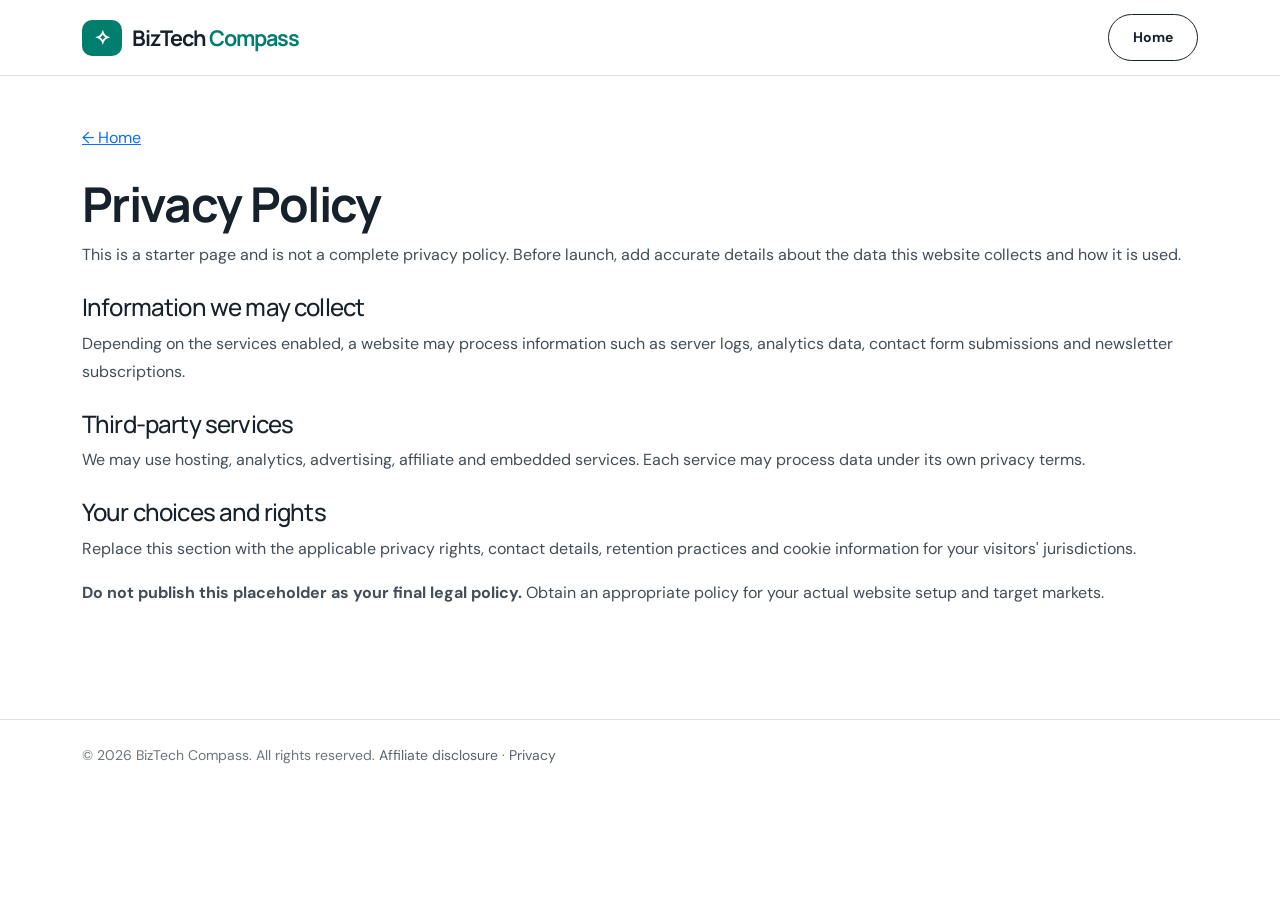
<file: privacy.html>
<!doctype html><html lang="en"><head><meta charset="utf-8"><meta name="viewport" content="width=device-width, initial-scale=1"><title>Privacy Policy | BizTech Compass</title><meta name="description" content="Privacy information for BizTech Compass website visitors."><link href="https://cdn.jsdelivr.net/npm/bootstrap@5.3.3/dist/css/bootstrap.min.css" rel="stylesheet"><link rel="stylesheet" href="assets/style.css"></head><body><nav class="navbar bg-white border-bottom"><div class="container"><a class="navbar-brand fw-bold d-inline-flex align-items-center" href="index.html"><span class="brand-mark" aria-hidden="true">✧</span><span>BizTech <span class="brand-accent">Compass</span></span></a><a href="index.html" class="btn btn-outline-dark btn-sm">Home</a></div></nav><main class="container py-5"><a href="index.html">← Home</a><h1 class="display-5 fw-bold mt-4">Privacy Policy</h1><p>This is a starter page and is not a complete privacy policy. Before launch, add accurate details about the data this website collects and how it is used.</p><h2 class="h4 mt-4">Information we may collect</h2><p>Depending on the services enabled, a website may process information such as server logs, analytics data, contact form submissions and newsletter subscriptions.</p><h2 class="h4 mt-4">Third-party services</h2><p>We may use hosting, analytics, advertising, affiliate and embedded services. Each service may process data under its own privacy terms.</p><h2 class="h4 mt-4">Your choices and rights</h2><p>Replace this section with the applicable privacy rights, contact details, retention practices and cookie information for your visitors' jurisdictions.</p><p><strong>Do not publish this placeholder as your final legal policy.</strong> Obtain an appropriate policy for your actual website setup and target markets.</p></main><footer class="footer border-top mt-5"><div class="container py-4 small text-secondary">© <span id="year"></span> BizTech Compass. All rights reserved. <a href="affiliate-disclosure.html">Affiliate disclosure</a> · <a href="privacy.html">Privacy</a></div></footer><script src="assets/script.js"></script></body></html>
</file>
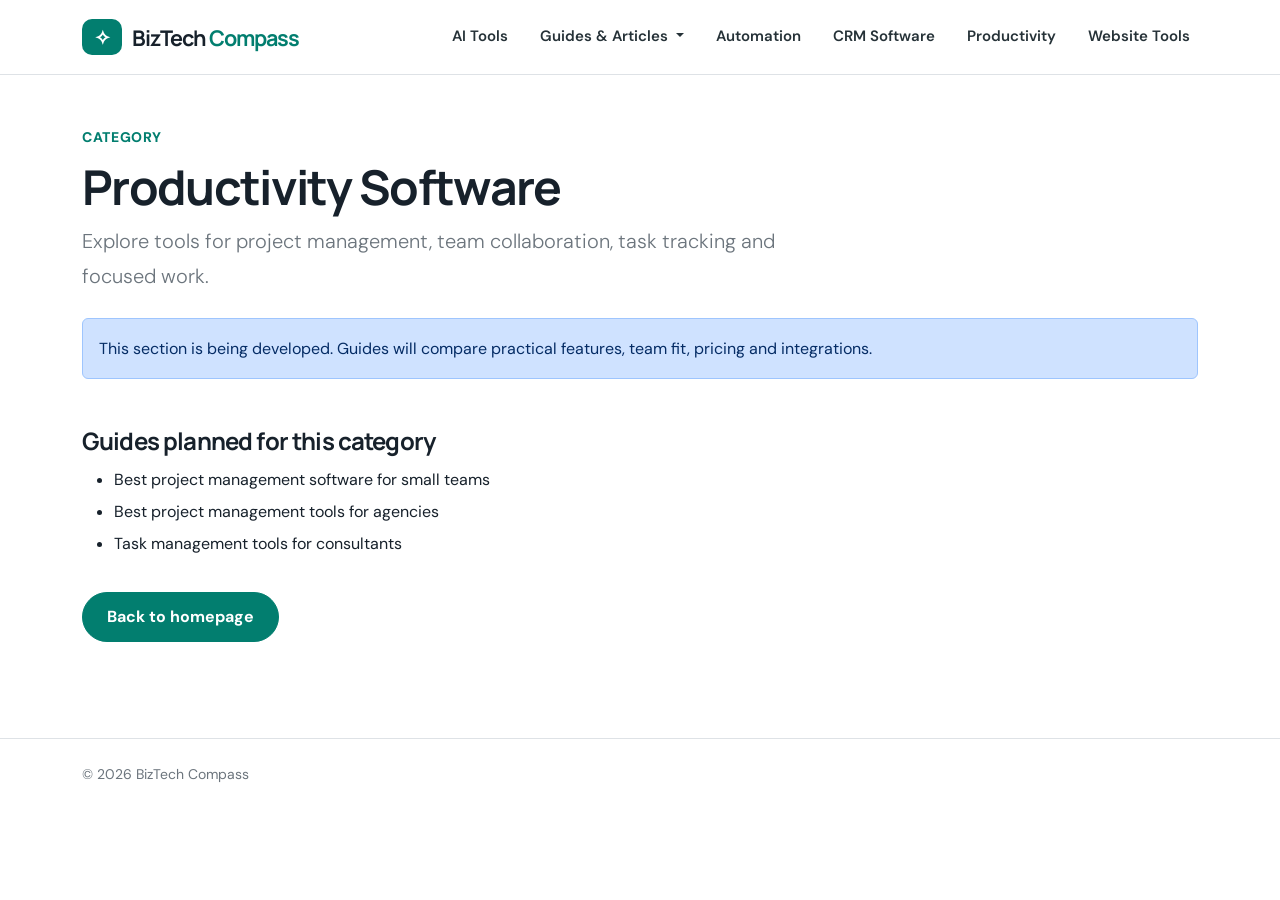
<file: productivity.html>
<!doctype html>
<html lang="en">

<head>
  <meta charset="utf-8">
  <meta name="viewport" content="width=device-width, initial-scale=1">

  <title>Productivity Tools | BizTech Compass</title>

  <meta name="description" content="Explore project management, collaboration and productivity software for growing businesses.">

  <link href="https://cdn.jsdelivr.net/npm/bootstrap@5.3.3/dist/css/bootstrap.min.css" rel="stylesheet">
  <link rel="stylesheet" href="assets/style.css">
</head>

<body>

<!-- NAVIGATION -->
<nav class="navbar navbar-expand-lg navbar-light bg-white sticky-top border-bottom">
  <div class="container">

    <a class="navbar-brand fw-bold" href="index.html">
      <span class="brand-mark" aria-hidden="true">✧</span>
      <span>BizTech <span class="brand-accent">Compass</span></span>
    </a>

    <button class="navbar-toggler" type="button"
      data-bs-toggle="collapse"
      data-bs-target="#nav"
      aria-controls="nav"
      aria-expanded="false"
      aria-label="Toggle navigation">

      <span class="navbar-toggler-icon"></span>
    </button>

    <div class="collapse navbar-collapse" id="nav">

      <ul class="navbar-nav ms-auto align-items-lg-center gap-lg-3">

        <li class="nav-item">
          <a class="nav-link" href="ai-tools.html">AI Tools</a>
        </li>

        <li class="nav-item dropdown">

          <a class="nav-link dropdown-toggle"
             href="#"
             id="guidesDropdown"
             role="button"
             data-bs-toggle="dropdown"
             aria-expanded="false">

            Guides &amp; Articles
          </a>

          <ul class="dropdown-menu" aria-labelledby="guidesDropdown">

            <li>
              <a class="dropdown-item" href="best-ai-tools-small-business.html">
                Best AI Tools for Small Businesses
              </a>
            </li>

            <li>
              <a class="dropdown-item" href="best-ai-tools-for-freelancers.html">
                Best AI Tools for Freelancers
              </a>
            </li>

            <li>
              <hr class="dropdown-divider">
            </li>

            <li>
              <a class="dropdown-item" href="index.html#latest">
                View All Guides &amp; Articles
              </a>
            </li>

          </ul>
        </li>

        <li class="nav-item">
          <a class="nav-link" href="automation.html">Automation</a>
        </li>

        <li class="nav-item">
          <a class="nav-link" href="crm.html">CRM Software</a>
        </li>

        <li class="nav-item">
          <a class="nav-link" href="productivity.html">Productivity</a>
        </li>

        <li class="nav-item">
          <a class="nav-link" href="website-tools.html">Website Tools</a>
        </li>

      </ul>
    </div>
  </div>
</nav>


<!-- MAIN CONTENT -->
<main class="container py-5">

  <span class="eyebrow">CATEGORY</span>

  <h1 class="display-5 fw-bold mt-2">
    Productivity Software
  </h1>

  <p class="lead text-secondary col-lg-8">
    Explore tools for project management, team collaboration, task tracking and focused work.
  </p>

  <div class="alert alert-primary mt-4">
    This section is being developed. Guides will compare practical features, team fit, pricing and integrations.
  </div>

  <h2 class="h4 fw-bold mt-5">
    Guides planned for this category
  </h2>

  <ul class="lh-lg">
    <li>Best project management software for small teams</li>
    <li>Best project management tools for agencies</li>
    <li>Task management tools for consultants</li>
  </ul>

  <a href="index.html" class="btn btn-primary mt-3">
    Back to homepage
  </a>

</main>


<!-- FOOTER -->
<footer class="footer border-top mt-5">
  <div class="container py-4 small text-secondary">
    © <span id="year"></span> BizTech Compass
  </div>
</footer>


<!-- JAVASCRIPT -->
<script src="https://cdn.jsdelivr.net/npm/bootstrap@5.3.3/dist/js/bootstrap.bundle.min.js"></script>
<script src="assets/script.js"></script>

</body>
</html>
</file>
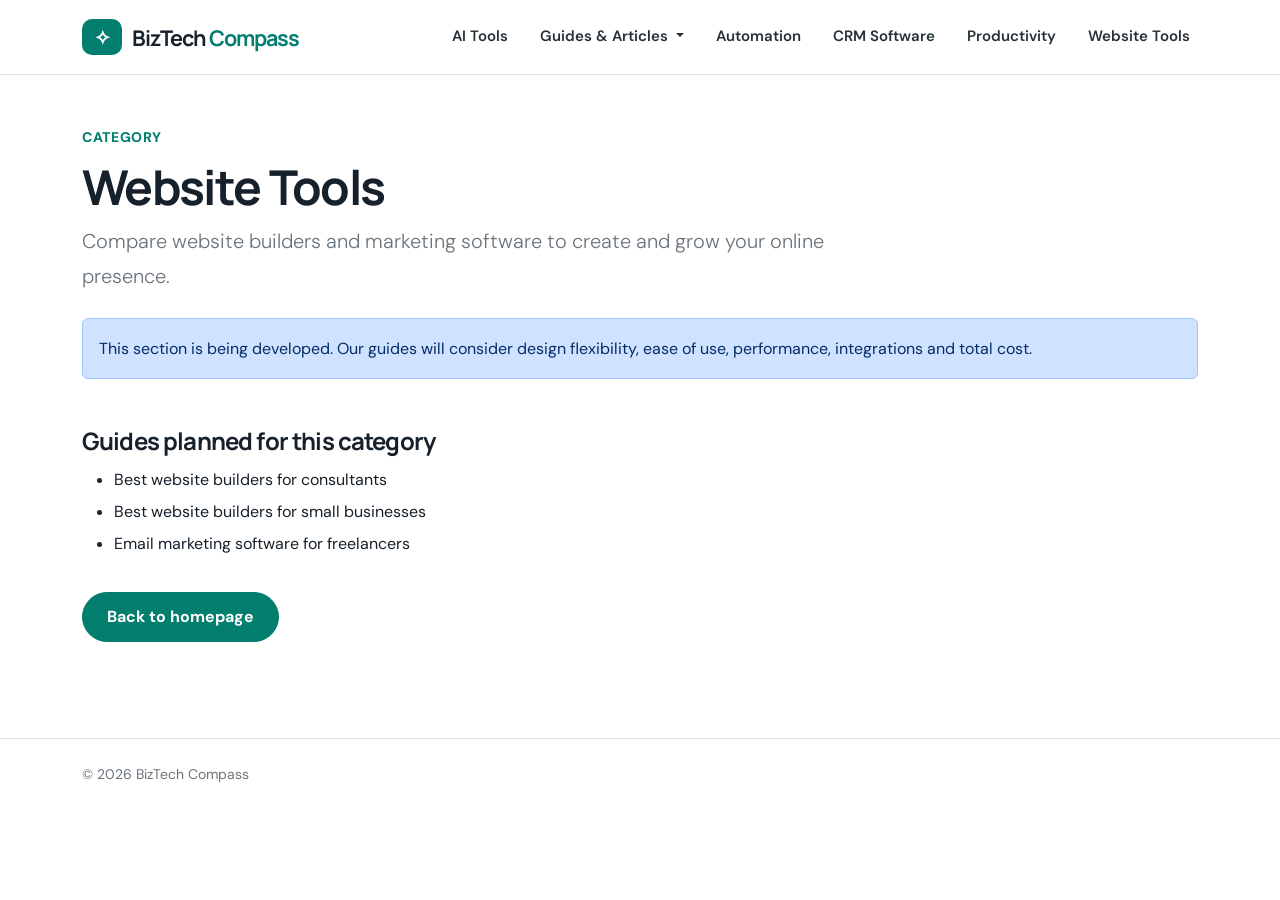
<file: website-tools.html>
<!doctype html>
<html lang="en">

<head>
  <meta charset="utf-8">
  <meta name="viewport" content="width=device-width, initial-scale=1">

  <title>Website &amp; Marketing Tools | BizTech Compass</title>

  <meta name="description" content="Discover website builders and marketing software for freelancers and small businesses.">

  <link href="https://cdn.jsdelivr.net/npm/bootstrap@5.3.3/dist/css/bootstrap.min.css" rel="stylesheet">
  <link rel="stylesheet" href="assets/style.css">
</head>

<body>

<!-- NAVIGATION -->
<nav class="navbar navbar-expand-lg navbar-light bg-white sticky-top border-bottom">
  <div class="container">

    <a class="navbar-brand fw-bold" href="index.html">
      <span class="brand-mark" aria-hidden="true">✧</span>
      <span>BizTech <span class="brand-accent">Compass</span></span>
    </a>

    <button class="navbar-toggler" type="button"
      data-bs-toggle="collapse"
      data-bs-target="#nav"
      aria-controls="nav"
      aria-expanded="false"
      aria-label="Toggle navigation">

      <span class="navbar-toggler-icon"></span>
    </button>

    <div class="collapse navbar-collapse" id="nav">

      <ul class="navbar-nav ms-auto align-items-lg-center gap-lg-3">

        <li class="nav-item">
          <a class="nav-link" href="ai-tools.html">AI Tools</a>
        </li>

        <li class="nav-item dropdown">

          <a class="nav-link dropdown-toggle"
             href="#"
             id="guidesDropdown"
             role="button"
             data-bs-toggle="dropdown"
             aria-expanded="false">

            Guides &amp; Articles
          </a>

          <ul class="dropdown-menu" aria-labelledby="guidesDropdown">

            <li>
              <a class="dropdown-item" href="best-ai-tools-small-business.html">
                Best AI Tools for Small Businesses
              </a>
            </li>

            <li>
              <a class="dropdown-item" href="best-ai-tools-for-freelancers.html">
                Best AI Tools for Freelancers
              </a>
            </li>

            <li>
              <hr class="dropdown-divider">
            </li>

            <li>
              <a class="dropdown-item" href="index.html#latest">
                View All Guides &amp; Articles
              </a>
            </li>

          </ul>
        </li>

        <li class="nav-item">
          <a class="nav-link" href="automation.html">Automation</a>
        </li>

        <li class="nav-item">
          <a class="nav-link" href="crm.html">CRM Software</a>
        </li>

        <li class="nav-item">
          <a class="nav-link" href="productivity.html">Productivity</a>
        </li>

        <li class="nav-item">
          <a class="nav-link" href="website-tools.html">Website Tools</a>
        </li>

      </ul>
    </div>
  </div>
</nav>


<!-- MAIN CONTENT -->
<main class="container py-5">

  <span class="eyebrow">CATEGORY</span>

  <h1 class="display-5 fw-bold mt-2">
    Website Tools
  </h1>

  <p class="lead text-secondary col-lg-8">
    Compare website builders and marketing software to create and grow your online presence.
  </p>

  <div class="alert alert-primary mt-4">
    This section is being developed. Our guides will consider design flexibility, ease of use, performance, integrations and total cost.
  </div>

  <h2 class="h4 fw-bold mt-5">
    Guides planned for this category
  </h2>

  <ul class="lh-lg">
    <li>Best website builders for consultants</li>
    <li>Best website builders for small businesses</li>
    <li>Email marketing software for freelancers</li>
  </ul>

  <a href="index.html" class="btn btn-primary mt-3">
    Back to homepage
  </a>

</main>


<!-- FOOTER -->
<footer class="footer border-top mt-5">
  <div class="container py-4 small text-secondary">
    © <span id="year"></span> BizTech Compass
  </div>
</footer>


<!-- JAVASCRIPT -->
<script src="https://cdn.jsdelivr.net/npm/bootstrap@5.3.3/dist/js/bootstrap.bundle.min.js"></script>
<script src="assets/script.js"></script>

</body>
</html>
</file>
<file: assets/style.css>
/* ==========================================================
   BIZTECH COMPASS — CONSOLIDATED DESIGN SYSTEM
   Brand: Navy + Teal
   Responsive: Desktop, Tablet & Mobile
========================================================== */

@import url('https://fonts.googleapis.com/css2?family=DM+Sans:wght@400;500;600;700&family=Manrope:wght@400;500;600;700;800&display=swap');

/* =========================
   1. DESIGN TOKENS
========================= */

:root {
    --ink: #17212B;
    --muted: #59636E;

    --blue: #027E6F;
    --teal: #027E6F;

    --brand: #027E6F;
    --brand-hover: #01685C;
    --brand-dark: #015F53;

    --brand-light: #E8F4F1;
    --brand-soft: #F0F8F6;

    --pale: #F7F9F8;
    --border: #E8ECEB;

    --white: #FFFFFF;

    --shadow-sm: 0 4px 14px rgba(23, 33, 43, 0.05);
    --shadow-md: 0 12px 30px rgba(23, 33, 43, 0.08);
    --shadow-lg: 0 22px 55px rgba(23, 33, 43, 0.10);

    --radius-sm: 10px;
    --radius-md: 16px;
    --radius-lg: 22px;
    --radius-xl: 28px;
}

/* =========================
   2. GLOBAL
========================= */

* {
    box-sizing: border-box;
}

html {
    scroll-behavior: smooth;
}

body {
    font-family: 'DM Sans', sans-serif;
    color: var(--ink);
    background: var(--white);
    font-size: 16px;
    line-height: 1.7;
    overflow-x: hidden;
}

h1,
h2,
h3,
h4,
h5,
h6,
.navbar-brand {
    font-family: 'Manrope', sans-serif;
    color: var(--ink);
    font-weight: 800;
    letter-spacing: -0.035em;
    line-height: 1.25;
}

p {
    color: #424D58;
    line-height: 1.75;
}

a {
    transition: color 0.2s ease,
                background-color 0.2s ease,
                border-color 0.2s ease,
                transform 0.2s ease;
}

img {
    max-width: 100%;
}

small,
.small {
    font-size: 14px;
    line-height: 1.6;
    color: var(--muted);
}

/* =========================
   3. NAVIGATION
========================= */

.navbar {
    padding: 14px 0;
    background: var(--white) !important;
    border-bottom: 1px solid var(--border);
}

.navbar-brand {
    display: inline-flex;
    align-items: center;
    font-weight: 800;
    font-size: 1.35rem;
    color: var(--ink) !important;
    letter-spacing: -0.045em;
}

.brand-mark {
    display: inline-grid;
    place-items: center;
    width: 40px;
    height: 40px;
    flex: 0 0 40px;
    margin-right: 10px;

    background: var(--brand) !important;
    color: var(--white) !important;

    border: none !important;
    border-radius: 12px;

    font-size: 1.25rem;
}

.brand-accent {
    color: var(--brand) !important;
}

.nav-link {
    color: #263238 !important;
    font-weight: 600;
    font-size: 15px;
    transition: color 0.2s ease;
}

.nav-link:hover,
.nav-link:focus,
.nav-link.active {
    color: var(--brand) !important;
}

.navbar-toggler {
    border-color: var(--border);
    padding: 8px 10px;
}

.dropdown-menu {
    border: 1px solid var(--border);
    border-radius: 12px;
    box-shadow: var(--shadow-md);
    padding: 8px;
}

.dropdown-item {
    border-radius: 7px;
    padding: 10px 13px;
    font-weight: 500;
}

.dropdown-item:hover,
.dropdown-item:focus {
    background: var(--brand-light);
    color: var(--brand);
}

/* =========================
   4. BRAND LABELS / EYEBROWS
========================= */

.eyebrow {
    display: inline-block;
    color: var(--brand) !important;
    font-size: 14px;
    font-weight: 800;
    letter-spacing: 0.045em;
    line-height: 1.5;
}

/* Homepage hero eyebrow */
.hero .eyebrow {
    display: inline-block;
    background: #DDF3EE;
    color: #01685C !important;
    padding: 9px 15px;
    border-radius: 50px;
}

/* =========================
   5. HERO
========================= */

.hero {
    position: relative;
    overflow: hidden;
    background:
        radial-gradient(
            circle at 88% 15%,
            rgba(2, 126, 111, 0.12),
            transparent 38%
        ),
        radial-gradient(
            circle at 8% 90%,
            rgba(210, 231, 244, 0.35),
            transparent 40%
        ),
        linear-gradient(
            120deg,
            #F2F8FA 0%,
            #FFFFFF 48%,
            #F0F9F6 100%
        ) !important;
}

.hero h1,
.directory-hero h1 {
    color: var(--ink);
    font-weight: 800;
    letter-spacing: -0.055em;
}

.hero h1 {
    line-height: 1.08;
    max-width: 760px;
}

.hero h1 span,
.directory-hero h1 span {
    color: var(--brand) !important;
}

.hero .lead {
    color: #435267 !important;
    font-size: 1.22rem;
    line-height: 1.75;
}

/* =========================
   6. BUTTONS
========================= */

/* Primary buttons */
.btn-primary,
.btn-primary:visited {
    display: inline-flex;
    justify-content: center;
    align-items: center;
    gap: 9px;

    background: var(--brand) !important;
    border: 1px solid var(--brand) !important;
    color: var(--white) !important;

    font-weight: 700;
    padding: 12px 24px;
    border-radius: 50px;

    transition: all 0.2s ease;
}

.btn-primary:hover,
.btn-primary:focus,
.btn-primary:active {
    background: var(--brand-hover) !important;
    border-color: var(--brand-hover) !important;
    color: var(--white) !important;

    transform: translateY(-2px);
    box-shadow: 0 6px 18px rgba(2, 126, 111, 0.18);
}

/* Large buttons */
.btn-lg {
    padding: 13px 28px;
    font-size: 16px;
}

/* Outline buttons */
.btn-outline-dark {
    display: inline-flex;
    justify-content: center;
    align-items: center;
    gap: 9px;

    background: transparent;
    border: 1.5px solid var(--ink);
    color: var(--ink);

    font-weight: 700;
    padding: 12px 24px;
    border-radius: 50px;
}

.btn-outline-dark:hover,
.btn-outline-dark:focus {
    background: var(--brand-light);
    color: var(--brand) !important;
    border-color: var(--brand);
    transform: translateY(-2px);
}

/* =========================
   7. HERO CATEGORY PANEL
========================= */

.hero-card {
    position: relative;
    background: var(--white);
    border: 1px solid rgba(224, 235, 232, 0.9);
    border-radius: var(--radius-lg);
    padding: 25px;
    box-shadow: var(--shadow-lg);
}

.hero-card h2 {
    font-size: 1.45rem;
    letter-spacing: -0.04em;
}

.hero-card .small {
    font-size: 14px;
}

/* Category rows */
.tool-row {
    display: flex;
    align-items: center;
    gap: 14px;

    padding: 13px 0;
    border-bottom: 1px solid #EDF1F0;
}

.tool-row:last-child {
    border-bottom: none;
}

.tool-row strong,
.tool-row small {
    display: block;
}

.tool-row strong {
    font-size: 15px;
    font-weight: 800;
    color: var(--ink);
}

.tool-row small {
    color: var(--muted);
    font-size: 14px;
    line-height: 1.55;
    margin-top: 2px;
}

/* Category icons */
.tool-icon,
.category-icon {
    display: grid;
    place-items: center;

    flex: 0 0 44px;
    width: 44px;
    height: 44px;

    border-radius: 14px;
    background: var(--brand-light);
    color: var(--brand);

    font-size: 1.2rem;
}

/* Category icon variations */
.purple {
    background: #F2EDFF !important;
    color: #7954D8 !important;
}

.orange {
    background: #FFF2E8 !important;
    color: #D77A32 !important;
}

.green {
    background: #E9F8F1 !important;
    color: #26966A !important;
}

.blue {
    background: #EAF5FF !important;
    color: #3486CB !important;
}

.dark {
    background: #EEF0F4 !important;
    color: #59667A !important;
}

/* Hero category links */
.tool-row .arrow {
    color: var(--brand) !important;
    font-weight: 700;
    font-size: 14px;
    text-decoration: none;
    white-space: nowrap;
}

.tool-row .arrow:hover {
    color: var(--brand-dark) !important;
}

/* =========================
   8. GENERAL CARDS
========================= */

.category-card {
    display: block;
    height: 100%;
    padding: 25px;

    background: var(--white);
    border: 1px solid var(--border);
    border-radius: 17px;

    text-decoration: none;
    color: inherit;

    transition: all 0.2s ease;
}

.category-card:hover {
    transform: translateY(-4px);
    box-shadow: var(--shadow-md);
    border-color: #B7D8D1;
}

.category-card h3 {
    font-size: 1.15rem;
    font-weight: 800;
    margin: 18px 0 8px;
}

.category-card p {
    color: var(--muted);
    font-size: 0.94rem;
}

.card-link,
.article-card a,
.directory-link {
    color: var(--brand) !important;
    font-weight: 700;
    text-decoration: none;
}

.card-link:hover,
.article-card a:hover,
.directory-link:hover {
    color: var(--brand-dark) !important;
}

.muted-card {
    background: #FAFBFB;
}

/* =========================
   9. PRACTICAL GUIDES
========================= */

.latest-section {
    background: var(--pale);
}

.latest-section .section-heading {
    display: flex;
    justify-content: space-between;
    align-items: end;
}

.home-article-card {
    display: flex;
    flex-direction: row;

    height: 100%;
    min-height: 300px;

    background: var(--white);
    border: 1px solid var(--border);
    border-radius: 18px;

    overflow: hidden;

    box-shadow: var(--shadow-sm);
    transition: transform 0.2s ease, box-shadow 0.2s ease;
}

.home-article-card:hover {
    transform: translateY(-3px);
    box-shadow: var(--shadow-md);
}

/* Guide image */
.home-article-image {
    width: 48%;
    flex: 0 0 48%;
    min-height: 300px;
    overflow: hidden;
    background: #EAF2EF;
}

.home-article-image img {
    display: block;
    width: 100%;
    height: 100%;
    object-fit: cover;
}

/* Guide content */
.home-article-content {
    display: flex;
    flex-direction: column;
    justify-content: center;

    flex: 1;
    min-width: 0;

    padding: 25px;
}

/* Teal category badges */
.home-article-label {
    display: inline-flex;
    align-self: flex-start;

    background: #DDF3EE;
    color: #01685C !important;

    padding: 7px 12px;
    margin-bottom: 14px;

    border-radius: 50px;

    font-size: 12px;
    font-weight: 800;
    letter-spacing: 0.025em;
    line-height: 1.5;
}

.home-article-card h3 {
    color: var(--ink);
    font-size: 1.35rem;
    font-weight: 800;
    line-height: 1.35;
    margin-bottom: 12px;
}

.home-article-card p {
    color: var(--muted);
    font-size: 15px;
    line-height: 1.7;
    margin-bottom: 22px;
}

/* Guide buttons */
.home-article-cta {
    align-self: flex-start;
    margin-top: auto;

    min-height: 46px;
    min-width: 175px;

    display: inline-flex;
    justify-content: center;
    align-items: center;
    gap: 8px;

    padding: 11px 20px;

    font-size: 14px;
    font-weight: 800;

    border-radius: 50px;
}

/* =========================
   10. ARTICLE CARDS
========================= */

.article-card {
    background: var(--white);
    border: 1px solid var(--border);
    border-radius: 17px;
    overflow: hidden;
    height: 100%;
}

.article-art {
    height: 145px;
    display: grid;
    place-items: center;
    font: 800 2.4rem Manrope;
    letter-spacing: 0.08em;
}

.art-one {
    background: linear-gradient(135deg, #DCE6FF, #F2EDFF);
    color: #526BD4;
}

.art-two {
    background: linear-gradient(135deg, #DFF5EC, #E8F2FF);
    color: #319879;
}

.art-three {
    background: linear-gradient(135deg, #FFE9D8, #FFF3E8);
    color: #C77A3D;
}

.article-type {
    display: inline-block;
    color: var(--brand) !important;
    font-size: 13px;
    letter-spacing: 0.04em;
    font-weight: 800;
    line-height: 1.6;
}

.article-card h3 {
    font-size: 1.13rem;
    line-height: 1.35;
    margin: 10px 0;
}

.article-card p {
    font-size: 0.9rem;
    color: var(--muted);
}

/* =========================
   11. AI TOOLS DIRECTORY
========================= */

.directory-hero {
    background:
        radial-gradient(circle at 90% 5%, rgba(126, 219, 205, 0.17), transparent 35%),
        linear-gradient(120deg, #F2F8FC 0%, #FFFFFF 75%);
    border-bottom: 1px solid var(--border);
}

.directory-hero h1 {
    line-height: 1.1;
    max-width: 780px;
}

.directory-stat {
    background: var(--white);
    border: 1px solid var(--border);
    border-radius: 20px;
    padding: 22px 25px;

    box-shadow: var(--shadow-md);

    display: flex;
    flex-direction: column;
    align-items: flex-start;
}

.directory-stat strong {
    font: 800 2.7rem Manrope;
    color: var(--brand);
    line-height: 1;
}

.directory-stat span {
    font-weight: 700;
    margin-top: 7px;
}

.directory-stat small {
    color: var(--muted);
    margin-top: 3px;
}

.directory-controls {
    background: var(--white);
    border: 1px solid var(--border);
    border-radius: 18px;
    padding: 18px;
    box-shadow: var(--shadow-sm);
}

.search-wrap {
    position: relative;
    max-width: 520px;
}

.search-wrap > span {
    position: absolute;
    left: 14px;
    top: 7px;
    font-size: 1.45rem;
    color: #8290A4;
    z-index: 2;
}

.search-wrap input {
    padding: 12px 14px 12px 43px;
    border-color: #E3E9F2;
    border-radius: 11px;
}

.search-wrap input:focus {
    border-color: var(--brand);
    box-shadow: 0 0 0 0.2rem rgba(2, 126, 111, 0.15);
}

.filter-buttons {
    display: flex;
    gap: 8px;
    flex-wrap: wrap;
    margin-top: 15px;
}

.filter-btn {
    border: 1px solid #DDE5E2;
    background: var(--white);
    color: #35413F;
    border-radius: 50px;

    padding: 9px 14px;
    font-size: 14px;
    font-weight: 700;

    transition: all 0.18s ease;
}

.filter-btn:hover,
.filter-btn.active {
    background: var(--brand) !important;
    border-color: var(--brand) !important;
    color: var(--white) !important;
}

.directory-card {
    border: 1px solid var(--border);
    border-radius: 18px;
    padding: 23px;
    background: var(--white);

    display: flex;
    flex-direction: column;

    transition: transform 0.2s, box-shadow 0.2s, border-color 0.2s;
}

.directory-card:hover {
    transform: translateY(-4px);
    border-color: #B7D8D1;
    box-shadow: var(--shadow-md);
}

.directory-card .tool-icon {
    width: 48px;
    height: 48px;
    flex-basis: 48px;
    font-size: 1.35rem;
}

.tool-category {
    display: inline-block;
    align-self: flex-start;

    font-size: 13px;
    font-weight: 800;
    letter-spacing: 0.025em;

    color: var(--brand);
    background: var(--brand-light);

    padding: 7px 11px;
    border-radius: 50px;
}

.directory-card h3 {
    font-size: 1.22rem;
    font-weight: 800;
    margin: 20px 0 8px;
}

.directory-card > p {
    color: var(--muted);
    font-size: 0.93rem;
    line-height: 1.65;
}

.tool-fit {
    background: #F7F9FC;
    border-radius: 11px;
    padding: 12px 14px;
    margin: 0 0 18px;

    display: flex;
    flex-direction: column;
    gap: 3px;

    font-size: 14px;
}

.tool-fit strong {
    font-size: 13px;
    color: var(--ink);
    text-transform: uppercase;
    letter-spacing: 0.04em;
    font-weight: 800;
}

.tool-fit span {
    color: var(--muted);
}

.directory-link {
    margin-top: auto;
    display: flex;
    justify-content: space-between;
    align-items: center;

    padding-top: 5px;
    font-size: 14px;
}

.directory-link:hover {
    color: var(--brand-dark) !important;
}

.directory-note-section {
    background: var(--pale);
}

.directory-note {
    background: var(--white);
    border: 1px solid var(--border);
    border-radius: 20px;
    padding: 30px;

    display: flex;
    justify-content: space-between;
    align-items: center;
    gap: 25px;
}

.directory-note p {
    max-width: 760px;
}

.editorial-disclosure {
    font-size: 14px;
    line-height: 1.7;
    color: var(--muted);

    background: var(--pale);
    border-left: 3px solid var(--brand);

    padding: 17px 20px;
    border-radius: 0 10px 10px 0;
}

.editorial-disclosure strong {
    color: var(--ink);
}

.editorial-disclosure a {
    color: var(--brand);
    font-weight: 700;
}

.no-results {
    border: 1px dashed #CBD5E1;
    border-radius: 16px;
    padding: 28px;
    text-align: center;
}

/* =========================
   12. NEWSLETTER / CTA
========================= */

.newsletter-box {
    padding: 35px;
    border-radius: 24px;

    background:
        linear-gradient(120deg, #E5F6F2, #F0FAF8);

    border: 1px solid #D9EFE9;

    display: flex;
    align-items: center;
    justify-content: space-between;
    gap: 25px;
}

.newsletter-box h2 {
    font-size: 1.65rem;
}

.newsletter-box .eyebrow {
    color: var(--brand) !important;
}

/* =========================
   13. FOOTER
========================= */

.footer {
    background: var(--white);
    border-top: 1px solid var(--border);
}

.footer-links {
    display: flex;
    gap: 20px;
    flex-wrap: wrap;
}

.footer-links a,
.footer a {
    color: var(--muted);
    text-decoration: none;
    font-size: 14px;
}

.footer-links a:hover,
.footer a:hover {
    color: var(--brand);
}

.footer hr {
    border-color: var(--border);
}

/* =========================
   14. READABILITY
========================= */

.pill {
    display: inline-block;
    background: var(--brand-light);
    color: var(--brand);

    font-size: 13px;
    font-weight: 800;
    letter-spacing: 0.04em;

    padding: 8px 12px;
    border-radius: 50px;
}

.tool-fit strong {
    line-height: 1.6;
}

.directory-stat small,
.tool-row small {
    line-height: 1.6;
}

/* =========================
   15. TABLET
========================= */

@media (max-width: 1199.98px) {

    .home-article-card {
        flex-direction: column;
    }

    .home-article-image {
        width: 100%;
        flex: 0 0 auto;
        min-height: 0;
        aspect-ratio: 16 / 9;
    }

    .home-article-content {
        padding: 24px;
    }

    .home-article-cta {
        align-self: stretch;
        width: 100%;
    }

}

/* =========================
   16. MOBILE
========================= */

@media (max-width: 767.98px) {

    body {
        font-size: 16px;
    }

    .navbar {
        padding: 11px 0;
    }

    .navbar-brand {
        font-size: 1.15rem;
    }

    .brand-mark {
        width: 36px;
        height: 36px;
        flex-basis: 36px;
    }

    .hero h1 {
        font-size: 2.5rem;
        line-height: 1.1;
    }

    .hero .lead {
        font-size: 1.05rem;
    }

    .hero-card {
        padding: 20px;
    }

    .tool-row {
        gap: 10px;
        padding: 12px 0;
    }

    .tool-row strong {
        font-size: 14px;
    }

    .tool-row small {
        font-size: 13px;
    }

    .tool-row .arrow {
        font-size: 12px;
    }

    .btn-lg {
        padding: 12px 20px;
        font-size: 15px;
    }

    .newsletter-box {
        padding: 25px;
        align-items: flex-start;
        flex-direction: column;
    }

    .newsletter-box h2 {
        font-size: 1.4rem;
    }

    .footer-links {
        gap: 12px 16px;
    }

    .home-article-content {
        padding: 22px;
    }

    .home-article-card h3 {
        font-size: 1.25rem;
    }

    .home-article-cta {
        width: 100%;
        min-width: 0;
    }

    .directory-note {
        align-items: flex-start;
        flex-direction: column;
    }

    .directory-card > p {
        min-height: 0;
    }

    .directory-stat {
        max-width: 220px;
    }

}

/* =========================
   17. SMALL MOBILE
========================= */

@media (max-width: 420px) {

    .hero h1 {
        font-size: 2.15rem;
    }

    .navbar-brand {
        font-size: 1rem;
    }

    .hero-card {
        padding: 16px;
    }

    .tool-row .arrow {
        max-width: 78px;
        white-space: normal;
    }

    .home-article-content {
        padding: 18px;
    }

    .home-article-card h3 {
        font-size: 1.15rem;
    }

    .newsletter-box {
        padding: 22px;
    }

}
/* =========================================
   BIZTECH COMPASS — BRAND RESTORATION
   Approved homepage reference
========================================= */

/* Brand colors */
:root {
    --ink: #17212B;
    --muted: #59636E;
    --blue: #027E6F;
    --teal: #027E6F;
    --pale: #F7F9F8;
}

/* Brand logo */
.brand-mark {
    display: inline-grid !important;
    place-items: center !important;
    width: 36px !important;
    height: 36px !important;
    background: #027E6F !important;
    color: #FFFFFF !important;
    border: none !important;
    border-radius: 10px !important;
}

/* Brand name accent */
.brand-accent {
    color: #027E6F !important;
}

/* Green/teal headings and highlighted text */
.hero h1 span,
.directory-hero h1 span {
    color: #027E6F !important;
}

/* Eyebrow labels */
.eyebrow {
    color: #027E6F !important;
}

/* Primary buttons */
.btn-primary,
.btn-primary:visited {
    background: #027E6F !important;
    border-color: #027E6F !important;
    color: #FFFFFF !important;
}

.btn-primary:hover,
.btn-primary:focus,
.btn-primary:active {
    background: #01685C !important;
    border-color: #01685C !important;
    color: #FFFFFF !important;
}

/* Teal links */
.card-link,
.article-card a,
.directory-link,
.footer-links a {
    color: #027E6F !important;
}

.card-link:hover,
.article-card a:hover,
.directory-link:hover,
.footer-links a:hover {
    color: #015F53 !important;
}

/* Hero category links */
.tool-row .arrow {
    color: #027E6F !important;
    font-weight: 700;
    text-decoration: none;
}

/* Category icon backgrounds */
.tool-icon,
.category-icon {
    background: #E8F4F1;
    color: #027E6F;
}

/* Highlight pills */
.pill {
    background: #E8F4F1 !important;
    color: #027E6F !important;
}

/* Category badges */
.tool-category {
    color: #027E6F;
}

/* Directory filters */
.filter-btn:hover,
.filter-btn.active {
    background: #027E6F !important;
    border-color: #027E6F !important;
    color: #FFFFFF !important;
}

/* Search focus */
.search-wrap input:focus {
    border-color: #027E6F !important;
    box-shadow: 0 0 0 0.2rem rgba(2, 126, 111, 0.15) !important;
}

/* Guide card category labels */
.home-article-label {
    color: #027E6F !important;
}


/* Newsletter/CTA area */
.newsletter-box {
    background: #EAF6F3 !important;
}

/* Brand color for statistic numbers */
.directory-stat strong {
    color: #027E6F !important;
}
/* =========================================
   MOBILE NAVIGATION POLISH
========================================= */

@media (max-width: 991.98px) {

    /* Keep navbar above page content */
    .navbar {
        position: relative;
        z-index: 1050;
    }

    /* Mobile menu panel */
    .navbar .navbar-collapse {
        position: absolute;
        top: 100%;
        left: 0;
        right: 0;
        width: 100%;
        background: #ffffff;
        padding: 12px 20px 18px;
        border-top: 1px solid #E8ECEB;
        box-shadow: 0 12px 24px rgba(23, 33, 43, 0.08);
        z-index: 1050;
    }

    /* Navigation list spacing */
    .navbar .navbar-nav {
        gap: 4px !important;
    }

    /* Main navigation links */
    .navbar .navbar-nav .nav-link {
        padding: 12px 10px;
        border-radius: 10px;
    }

    .navbar .navbar-nav .nav-link:hover,
    .navbar .navbar-nav .nav-link:focus {
        background: #F3F8F7;
    }

    /* Guides dropdown */
    .navbar .dropdown-menu {
        position: static;
        float: none;
        width: 100%;
        margin-top: 4px;
        border: none;
        border-radius: 10px;
        box-shadow: none;
        background: #F7F9F8;
        padding: 6px;
    }

    /* Dropdown links */
    .navbar .dropdown-item {
        padding: 11px 12px;
        white-space: normal;
    }

    /* Hamburger button */
    .navbar-toggler {
        border-radius: 10px;
        background: #ffffff;
    }

    .navbar-toggler:focus {
        box-shadow: 0 0 0 3px rgba(2, 126, 111, 0.12);
    }
}
/* Compact text-only guide cards */
.home-article-card-text {
    flex-direction: column;
    background: #EAF2EF;
    border: 1px solid rgba(2, 126, 111, 0.10);
}

.home-article-card-text .home-article-content {
    padding: 24px;
}

.home-article-card-text .home-article-label {
    color: #027E6F;
}

.home-article-card-text h3 {
    color: #17212B;
}

.home-article-card-text p {
    color: #59636E;
}

.home-article-card-text .home-article-cta {
    align-self: flex-start;
}
</file>
